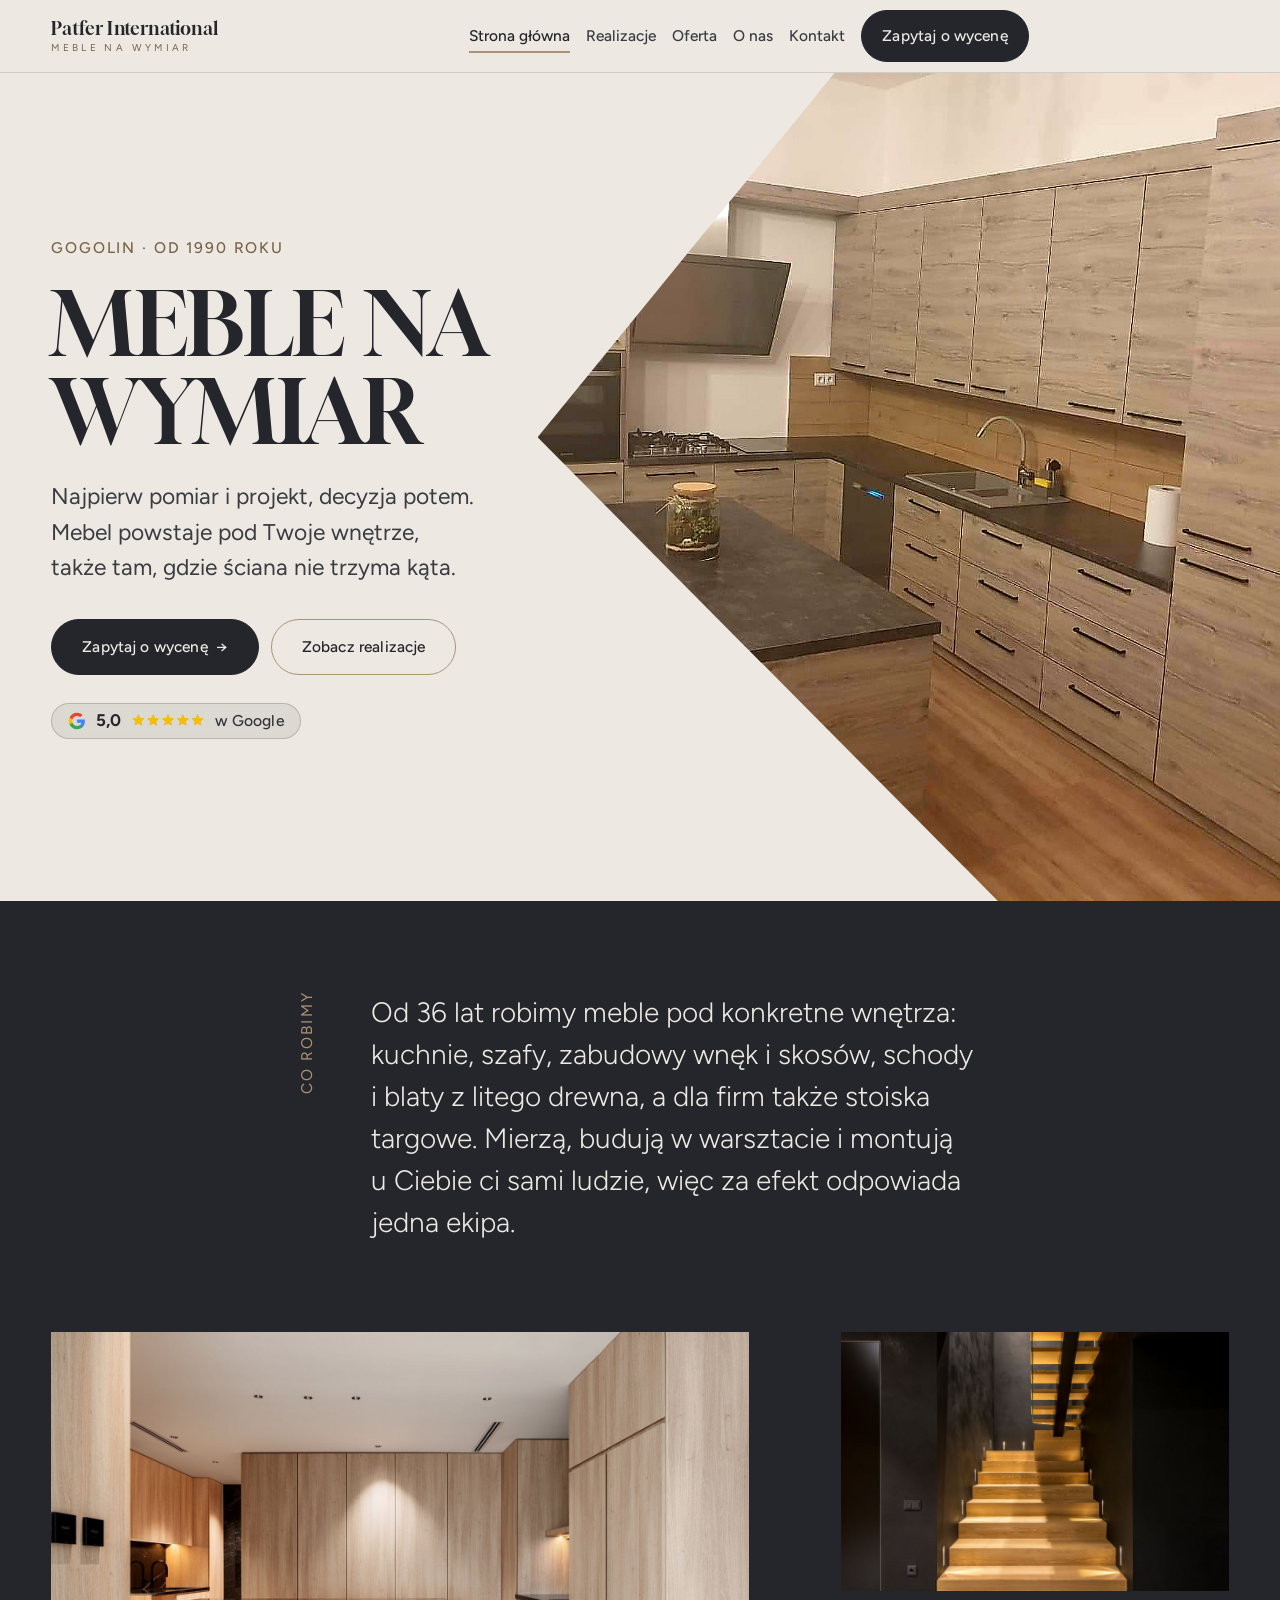
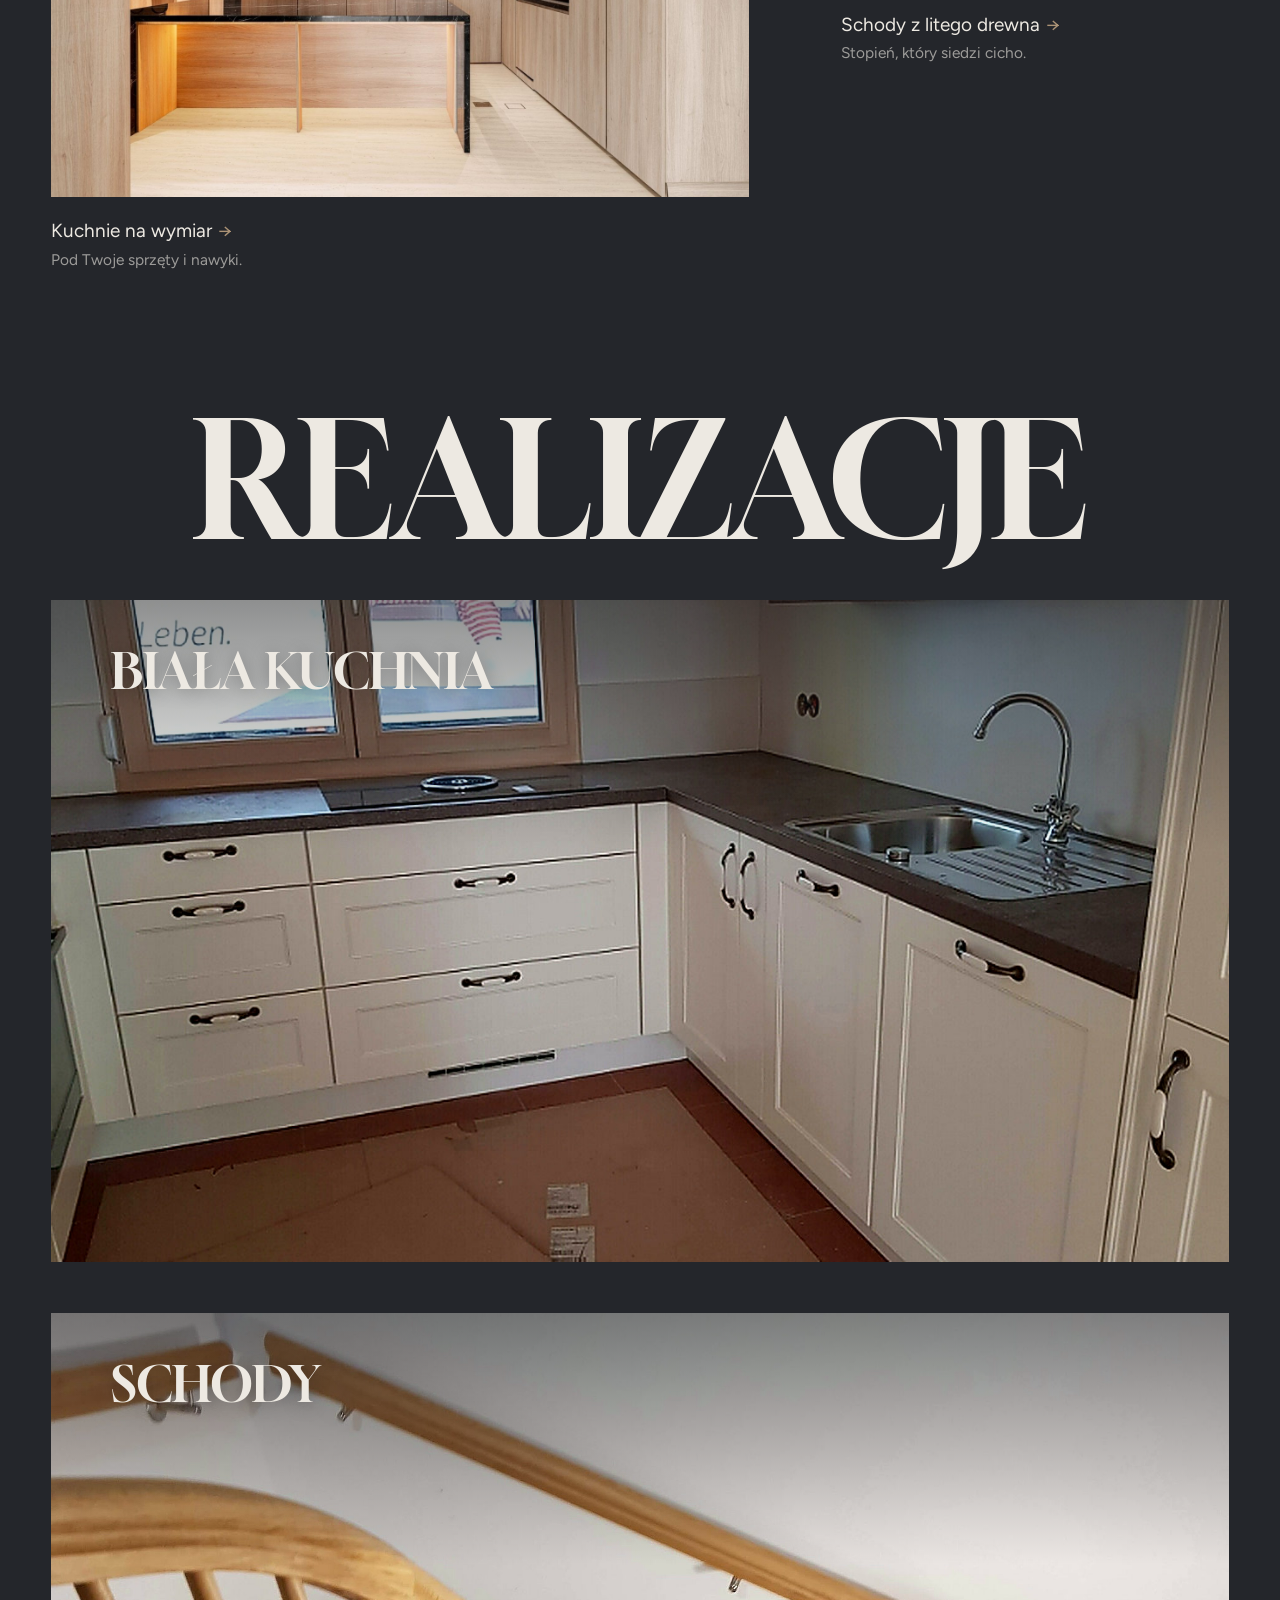
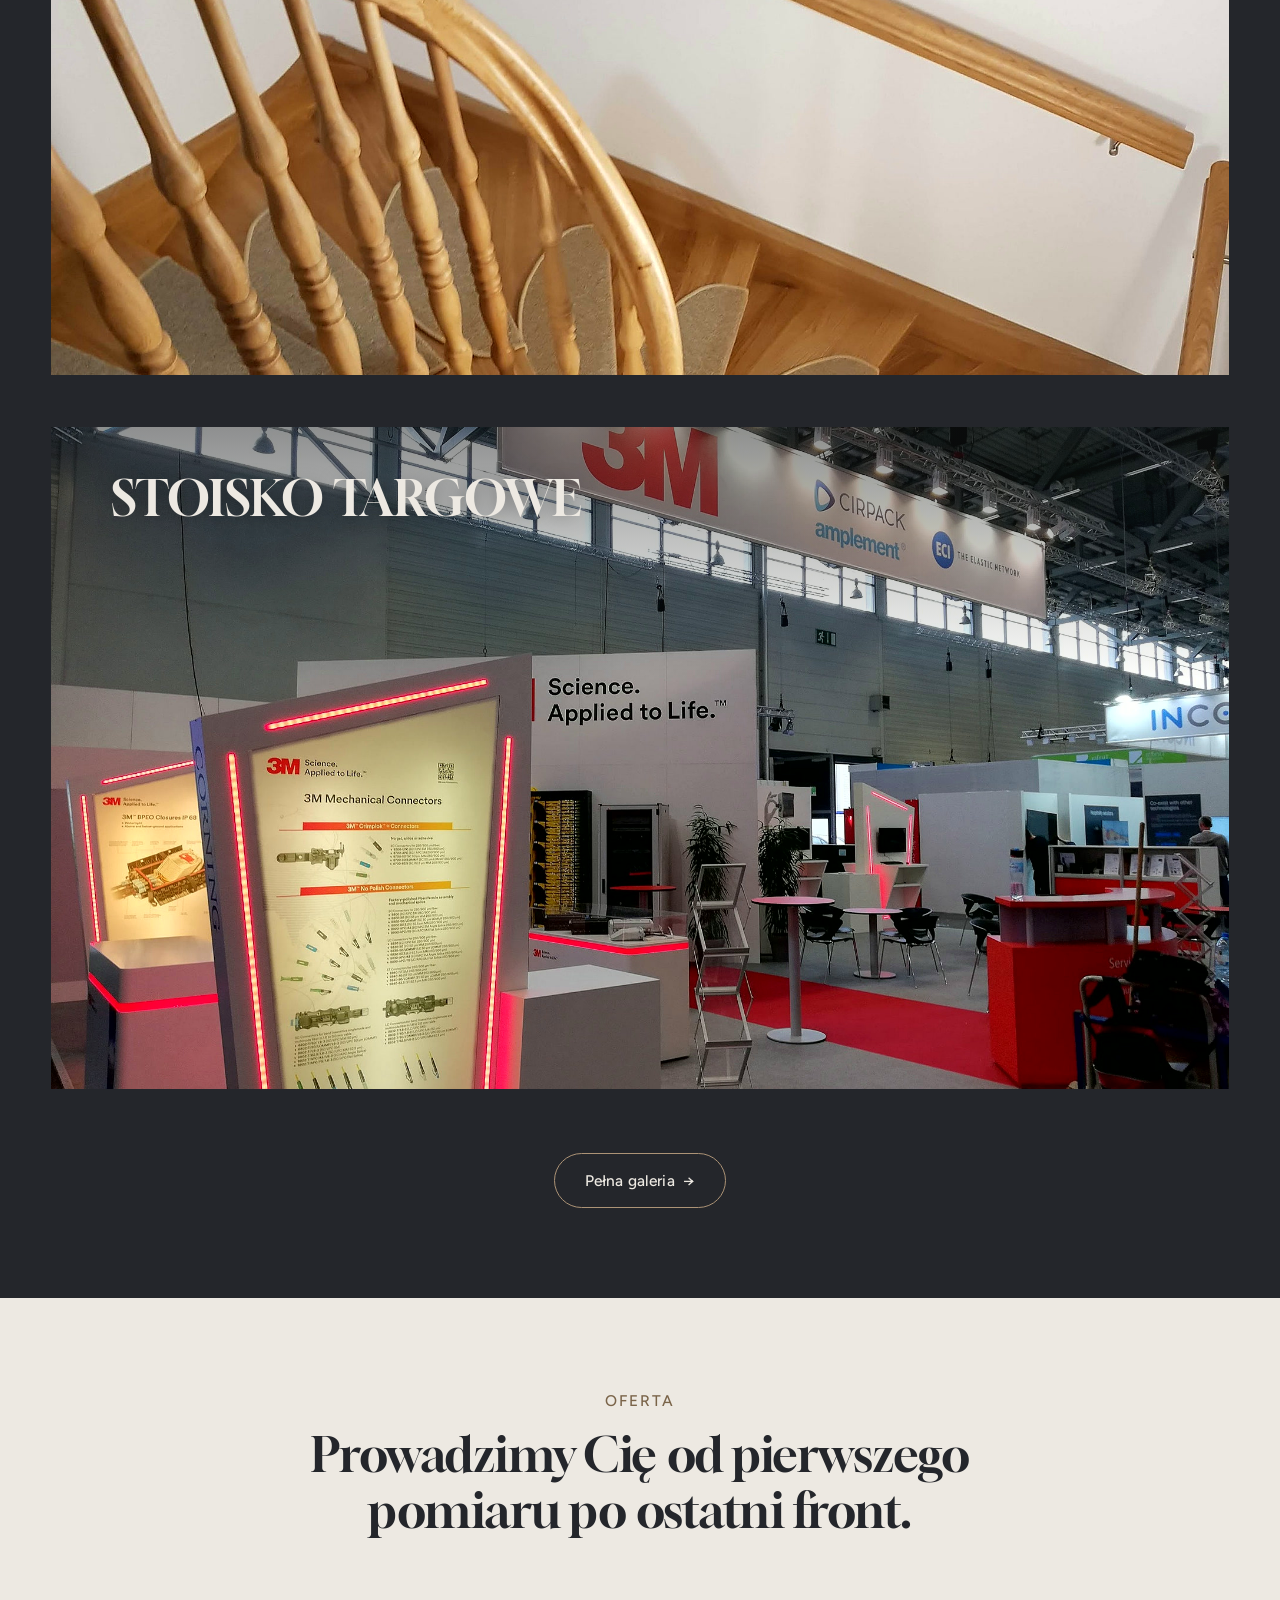
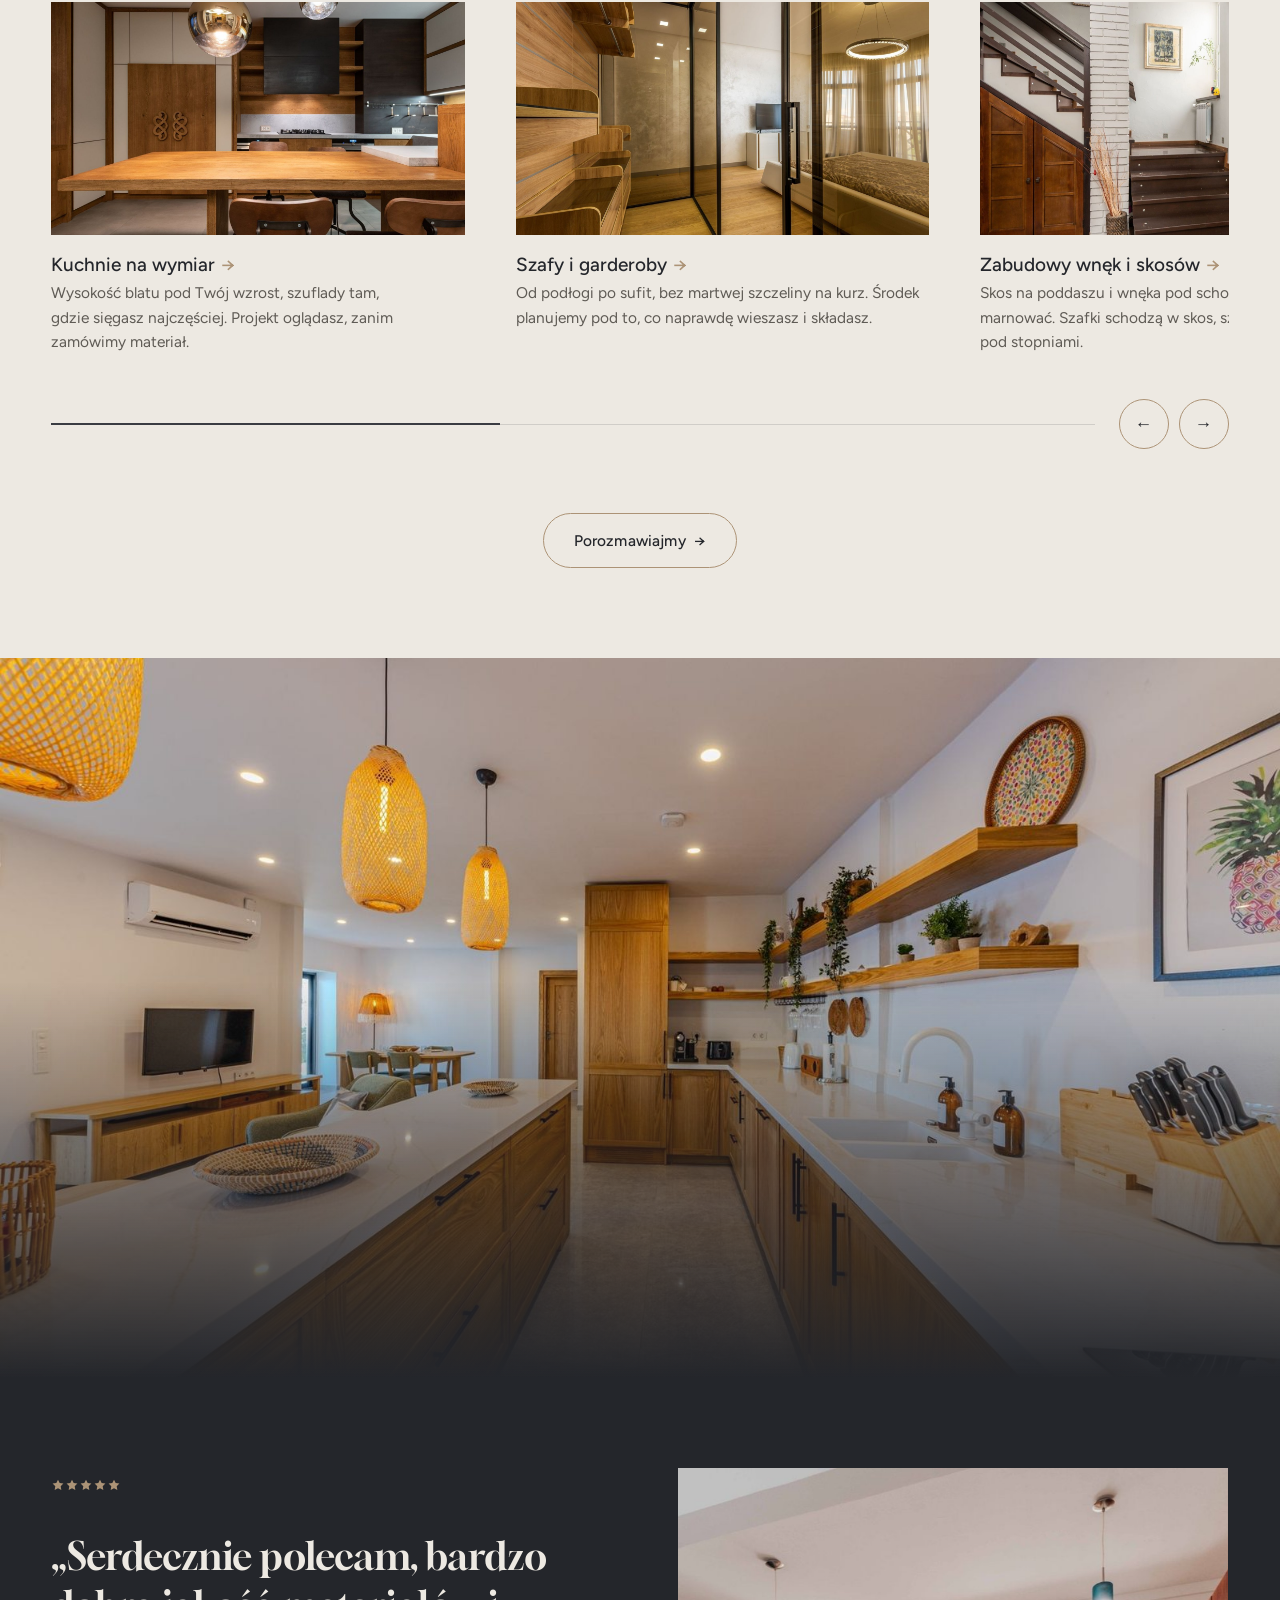
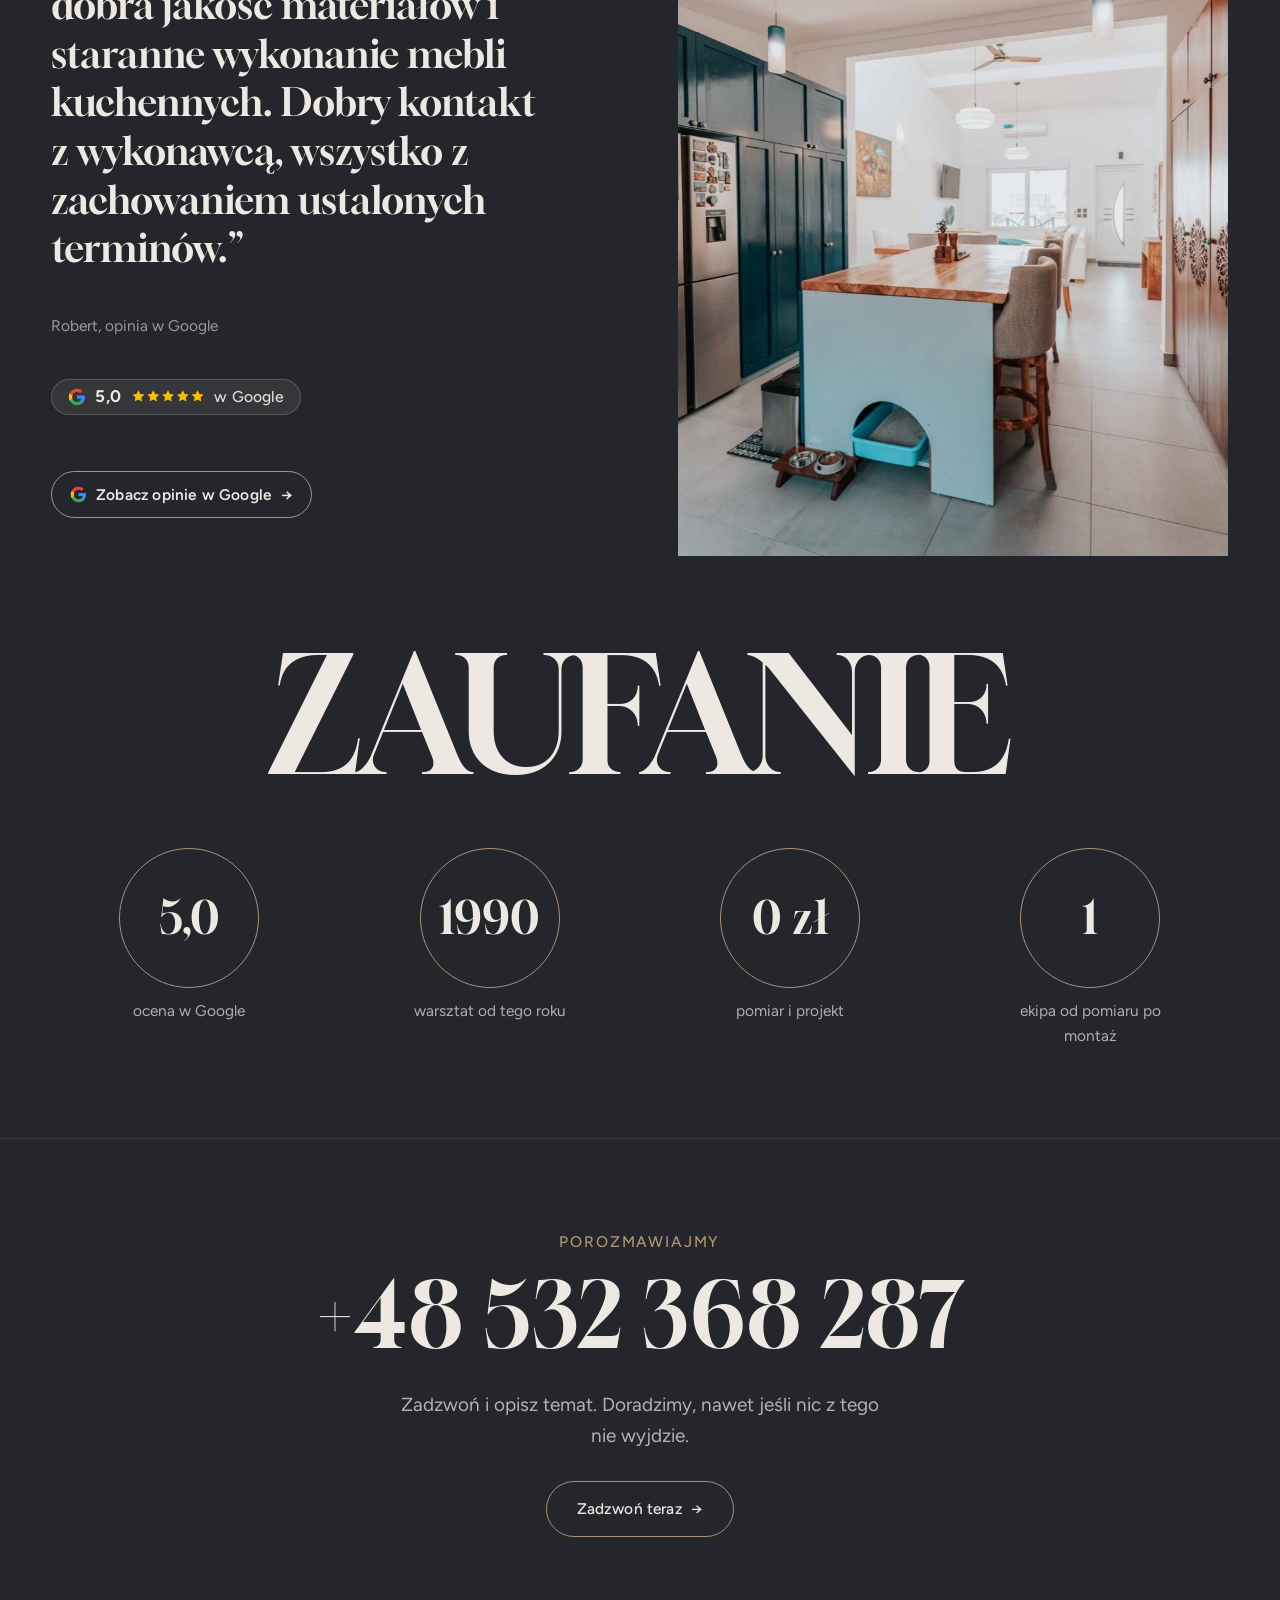
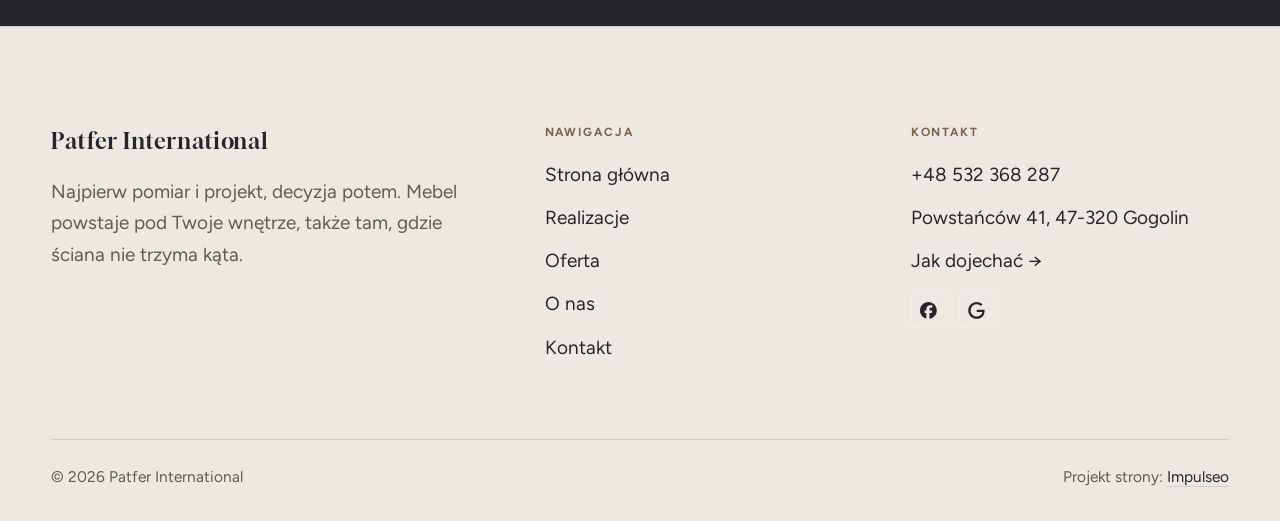
<file: index.html>
<!DOCTYPE html>
<html lang="pl">
<head>
<meta charset="UTF-8">
<meta name="viewport" content="width=device-width, initial-scale=1.0">
<title>Patfer International - meble na wymiar, kuchnie i szafy</title>
<meta name="description" content="Meble na wymiar w Gogolinie: kuchnie, szafy i zabudowy pod Twoje wnętrze. Bezpłatny pomiar i projekt, jedna cena, montaż z gwarancją. Zadzwoń: +48 532 368 287.">
<link rel="canonical" href="https://kris20032.github.io/patfer-international-ferdinand-gabrisch/">
<meta name="robots" content="noindex, nofollow">
<meta property="og:type" content="website">
<meta property="og:locale" content="pl_PL">
<meta property="og:site_name" content="Patfer International">
<meta property="og:title" content="Patfer International - meble na wymiar, kuchnie i szafy">
<meta property="og:description" content="Meble na wymiar w Gogolinie: kuchnie, szafy i zabudowy pod Twoje wnętrze. Bezpłatny pomiar i projekt, jedna cena, montaż z gwarancją. Zadzwoń: +48 532 368 287.">
<meta property="og:url" content="https://kris20032.github.io/patfer-international-ferdinand-gabrisch/">
<meta property="og:image" content="https://kris20032.github.io/patfer-international-ferdinand-gabrisch/img/og.jpg">
<meta property="og:image:width" content="1200">
<meta property="og:image:height" content="630">
<meta name="twitter:card" content="summary_large_image">
<script type="application/ld+json">{"@context": "https://schema.org", "@type": "HomeAndConstructionBusiness", "name": "Patfer International", "url": "https://kris20032.github.io/patfer-international-ferdinand-gabrisch/", "telephone": "+48532368287", "image": "https://kris20032.github.io/patfer-international-ferdinand-gabrisch/img/og.jpg", "areaServed": "Gogolin", "sameAs": ["https://www.facebook.com/people/Patfer-International/100067556839545/", "https://maps.google.com/?cid=12722104145994869682"]}</script>
<link rel="preconnect" href="https://fonts.googleapis.com">
<link rel="preconnect" href="https://fonts.gstatic.com" crossorigin>
<link href="https://fonts.googleapis.com/css2?family=Gloock&family=Figtree:wght@300;400;500;600&display=swap" rel="stylesheet">
<link rel="stylesheet" href="assets/styles.css?v=0adf2857">
</head>
<body>

<header class="nav">
  <div class="wrap nav-inner">
    <a class="brand" href="index.html"><span class="name">Patfer International</span><span class="sub">Meble na wymiar</span></a>
    <nav class="nav-links">
      <a href="index.html" class="active" aria-current="page">Strona główna</a>
      <a href="realizacje.html">Realizacje</a>
      <a href="oferta.html">Oferta</a>
      <a href="o-nas.html">O nas</a>
      <a href="kontakt.html">Kontakt</a>
      <a href="kontakt.html" class="btn btn-accent">Zapytaj o wycenę</a>
    </nav>
    <button class="nav-toggle" aria-label="Menu"><span></span><span></span><span></span></button>
  </div>
</header>

<main>
<section class="kw-hero">
  <figure class="kw-hero-art"><img src="img/hero.jpg" fetchpriority="high" alt="Patfer International - kuchnia na wymiar w okleinie dębowej" width="1920" height="1356"></figure>
  <div class="wrap">
    <div class="kw-hero-copy">
      <span class="eyebrow">Gogolin · od 1990 roku</span>
      <h1>Meble na wymiar</h1>
      <p class="lead">Najpierw pomiar i projekt, decyzja potem. Mebel powstaje pod Twoje wnętrze, także tam, gdzie ściana nie trzyma kąta.</p>
      <div class="hero-actions">
        <a href="kontakt.html" class="btn btn-accent">Zapytaj o wycenę <span class="arr">→</span></a>
        <a href="realizacje.html" class="btn btn-ghost">Zobacz realizacje</a>
      </div>
      <div><span class="g-badge"><svg class="gb-ico" viewBox="0 0 24 24" width="18" height="18" aria-hidden="true"><path fill="#4285F4" d="M22.56 12.25c0-.78-.07-1.53-.2-2.25H12v4.26h5.92c-.26 1.37-1.04 2.53-2.21 3.31v2.77h3.57c2.08-1.92 3.28-4.74 3.28-8.09z"/><path fill="#34A853" d="M12 23c2.97 0 5.46-.98 7.28-2.66l-3.57-2.77c-.98.66-2.23 1.06-3.71 1.06-2.86 0-5.29-1.93-6.16-4.53H2.18v2.84C3.99 20.53 7.7 23 12 23z"/><path fill="#FBBC05" d="M5.84 14.09c-.22-.66-.35-1.36-.35-2.09s.13-1.43.35-2.09V7.07H2.18C1.43 8.55 1 10.22 1 12s.43 3.45 1.18 4.93l2.85-2.22.81-.62z"/><path fill="#EA4335" d="M12 5.38c1.62 0 3.06.56 4.21 1.64l3.15-3.15C17.45 2.09 14.97 1 12 1 7.7 1 3.99 3.47 2.18 7.07l3.66 2.84c.87-2.6 3.3-4.53 6.16-4.53z"/></svg><b class="gb-ocena">5,0</b><svg class="gb-stars" viewBox="0 0 90 18" width="74" height="14.8" aria-hidden="true"><g fill="currentColor" opacity=".26"><path transform="translate(0,0)" d="M9 1.6l2.2 4.46 4.92.72-3.56 3.47.84 4.9L9 12.74l-4.4 2.31.84-4.9L1.88 6.68l4.92-.72L9 1.6Z"/><path transform="translate(18,0)" d="M9 1.6l2.2 4.46 4.92.72-3.56 3.47.84 4.9L9 12.74l-4.4 2.31.84-4.9L1.88 6.68l4.92-.72L9 1.6Z"/><path transform="translate(36,0)" d="M9 1.6l2.2 4.46 4.92.72-3.56 3.47.84 4.9L9 12.74l-4.4 2.31.84-4.9L1.88 6.68l4.92-.72L9 1.6Z"/><path transform="translate(54,0)" d="M9 1.6l2.2 4.46 4.92.72-3.56 3.47.84 4.9L9 12.74l-4.4 2.31.84-4.9L1.88 6.68l4.92-.72L9 1.6Z"/><path transform="translate(72,0)" d="M9 1.6l2.2 4.46 4.92.72-3.56 3.47.84 4.9L9 12.74l-4.4 2.31.84-4.9L1.88 6.68l4.92-.72L9 1.6Z"/></g><clipPath id="gs1000"><rect x="0" y="0" width="90.0" height="18"/></clipPath><g fill="#FBBC04" clip-path="url(#gs1000)"><path transform="translate(0,0)" d="M9 1.6l2.2 4.46 4.92.72-3.56 3.47.84 4.9L9 12.74l-4.4 2.31.84-4.9L1.88 6.68l4.92-.72L9 1.6Z"/><path transform="translate(18,0)" d="M9 1.6l2.2 4.46 4.92.72-3.56 3.47.84 4.9L9 12.74l-4.4 2.31.84-4.9L1.88 6.68l4.92-.72L9 1.6Z"/><path transform="translate(36,0)" d="M9 1.6l2.2 4.46 4.92.72-3.56 3.47.84 4.9L9 12.74l-4.4 2.31.84-4.9L1.88 6.68l4.92-.72L9 1.6Z"/><path transform="translate(54,0)" d="M9 1.6l2.2 4.46 4.92.72-3.56 3.47.84 4.9L9 12.74l-4.4 2.31.84-4.9L1.88 6.68l4.92-.72L9 1.6Z"/><path transform="translate(72,0)" d="M9 1.6l2.2 4.46 4.92.72-3.56 3.47.84 4.9L9 12.74l-4.4 2.31.84-4.9L1.88 6.68l4.92-.72L9 1.6Z"/></g></svg><span class="gb-txt">w Google</span></span></div>
    </div>
  </div>
</section>
<section class="kw-dark kw-intro">
  <div class="wrap">
    <div class="kw-intro-top reveal">
      <span class="kw-vlabel">Co robimy</span>
      <p class="kw-intro-txt">Od 36 lat robimy meble pod konkretne wnętrza: kuchnie, szafy, zabudowy wnęk i&nbsp;skosów, schody i&nbsp;blaty z&nbsp;litego drewna, a&nbsp;dla firm także stoiska targowe. Mierzą, budują w&nbsp;warsztacie i&nbsp;montują u&nbsp;Ciebie ci sami ludzie, więc za efekt odpowiada jedna ekipa.</p>
    </div>
    <div class="kw-pair">
      <a href="oferta.html" class="kw-card reveal"><span class="kw-card-img"><img src="img/g5.jpg" alt="Kuchnia na wymiar w jasnym drewnie" width="1600" height="1066" decoding="async"></span><span class="kw-card-t">Kuchnie na wymiar<span class="arr">→</span></span><span class="kw-card-s">Pod Twoje sprzęty i nawyki.</span></a>
      <a href="oferta.html" class="kw-card reveal"><span class="kw-card-img"><img src="img/g9.jpg" alt="Schody z litego drewna" width="1600" height="1068" decoding="async"></span><span class="kw-card-t">Schody z litego drewna<span class="arr">→</span></span><span class="kw-card-s">Stopień, który siedzi cicho.</span></a>
    </div>
  </div>
</section>
<section class="kw-dark kw-work">
  <div class="wrap">
    <h2 class="kw-giant reveal">Realizacje</h2>
    <div class="kw-projects">
      <a href="realizacje.html" class="kw-proj reveal"><img src="img/g3.jpg" alt="Biała kuchnia na wymiar - realizacja Patfer International" loading="lazy" width="1560" height="769" decoding="async"><span class="kw-proj-name">Biała kuchnia</span></a>
      <a href="realizacje.html" class="kw-proj reveal"><img src="img/g2.jpg" alt="Drewniane schody - realizacja Patfer International" loading="lazy" width="1900" height="1266" decoding="async"><span class="kw-proj-name">Schody</span></a>
      <a href="realizacje.html" class="kw-proj reveal"><img src="img/about.jpg" alt="Stoisko targowe - realizacja Patfer International" loading="lazy" width="2000" height="1500" decoding="async"><span class="kw-proj-name">Stoisko targowe</span></a>
    </div>
    <div class="kw-center reveal"><a href="realizacje.html" class="btn btn-ghost">Pełna galeria <span class="arr">→</span></a></div>
  </div>
</section>
<section class="kw-svc">
  <div class="wrap">
    <div class="kw-svc-head reveal">
      <span class="eyebrow">Oferta</span>
      <h2>Prowadzimy Cię od pierwszego pomiaru po ostatni front.</h2>
    </div>
    <div class="kw-car reveal">
      <div class="kw-track" id="kwTrack">
        <a href="oferta.html" class="kw-slide"><img src="img/g7.jpg" alt="Kuchnie na wymiar" loading="lazy" width="1600" height="1068" decoding="async"><h3>Kuchnie na wymiar<span class="arr">→</span></h3><p>Wysokość blatu pod Twój wzrost, szuflady tam, gdzie sięgasz najczęściej. Projekt oglądasz, zanim zamówimy materiał.</p></a>
        <a href="oferta.html" class="kw-slide"><img src="img/g11.jpg" alt="Szafy i garderoby" loading="lazy" width="1600" height="1068" decoding="async"><h3>Szafy i garderoby<span class="arr">→</span></h3><p>Od podłogi po sufit, bez martwej szczeliny na kurz. Środek planujemy pod to, co naprawdę wieszasz i składasz.</p></a>
        <a href="oferta.html" class="kw-slide"><img src="img/g4.jpg" alt="Zabudowy wnęk i skosów" loading="lazy" width="1600" height="1068" decoding="async"><h3>Zabudowy wnęk i skosów<span class="arr">→</span></h3><p>Skos na poddaszu i wnęka pod schodami przestają się marnować. Szafki schodzą w skos, szuflady chowają się pod stopniami.</p></a>
        <a href="oferta.html" class="kw-slide"><img src="img/g13.jpg" alt="Meble pokojowe i łazienkowe" loading="lazy" width="1600" height="1068" decoding="async"><h3>Meble pokojowe i łazienkowe<span class="arr">→</span></h3><p>Szafka RTV pod jedną ścianę, biurko we wnękę, łazienka z frontami odpornymi na parę i wodę.</p></a>
        <a href="oferta.html" class="kw-slide"><img src="img/g10.jpg" alt="Schody i blaty z litego drewna" loading="lazy" width="1600" height="1066" decoding="async"><h3>Schody i blaty z litego drewna<span class="arr">→</span></h3><p>Wymiar bierzemy na miejscu, po wykończeniu ścian, bo w schodach milimetry decydują, czy stopień skrzypi.</p></a>
        <a href="oferta.html" class="kw-slide"><img src="img/g1.jpg" alt="Zabudowy targowe i lokali" loading="lazy" width="1900" height="1266" decoding="async"><h3>Zabudowy targowe i lokali<span class="arr">→</span></h3><p>Ścianki, lady i meble składamy wcześniej w warsztacie, na hali zostaje sam montaż. Jeździmy po Polsce i po Niemczech.</p></a>
      </div>
      <div class="kw-car-nav">
        <div class="kw-prog"><i id="kwProg"></i></div>
        <div class="kw-arrows"><button type="button" id="kwPrev" aria-label="Poprzednia usługa">←</button><button type="button" id="kwNext" aria-label="Następna usługa">→</button></div>
      </div>
    </div>
    <div class="kw-center reveal"><a href="kontakt.html" class="btn btn-ghost">Porozmawiajmy <span class="arr">→</span></a></div>
  </div>
</section>
<section class="stopklatka kw-band" aria-hidden="true">
  <div class="stk-bg" style="background-image:url(img/g8.jpg)"></div>
</section>
<section class="opinie kw-op">
  <div class="wrap kw-op-grid">
    <figure class="op-card reveal">
      <span class="op-star"><svg class="ico-star" width="14" height="14" viewBox="0 0 24 24" style="vertical-align:-2px" aria-hidden="true"><path d="M12 2.8l2.85 5.8 6.4.93-4.63 4.5 1.1 6.37L12 17.4l-5.72 3 1.1-6.37-4.63-4.5 6.4-.93L12 2.8Z" fill="currentColor"/></svg><svg class="ico-star" width="14" height="14" viewBox="0 0 24 24" style="vertical-align:-2px" aria-hidden="true"><path d="M12 2.8l2.85 5.8 6.4.93-4.63 4.5 1.1 6.37L12 17.4l-5.72 3 1.1-6.37-4.63-4.5 6.4-.93L12 2.8Z" fill="currentColor"/></svg><svg class="ico-star" width="14" height="14" viewBox="0 0 24 24" style="vertical-align:-2px" aria-hidden="true"><path d="M12 2.8l2.85 5.8 6.4.93-4.63 4.5 1.1 6.37L12 17.4l-5.72 3 1.1-6.37-4.63-4.5 6.4-.93L12 2.8Z" fill="currentColor"/></svg><svg class="ico-star" width="14" height="14" viewBox="0 0 24 24" style="vertical-align:-2px" aria-hidden="true"><path d="M12 2.8l2.85 5.8 6.4.93-4.63 4.5 1.1 6.37L12 17.4l-5.72 3 1.1-6.37-4.63-4.5 6.4-.93L12 2.8Z" fill="currentColor"/></svg><svg class="ico-star" width="14" height="14" viewBox="0 0 24 24" style="vertical-align:-2px" aria-hidden="true"><path d="M12 2.8l2.85 5.8 6.4.93-4.63 4.5 1.1 6.37L12 17.4l-5.72 3 1.1-6.37-4.63-4.5 6.4-.93L12 2.8Z" fill="currentColor"/></svg></span>
      <blockquote>„Serdecznie polecam, bardzo dobra jakość materiałów i staranne wykonanie mebli kuchennych. Dobry kontakt z wykonawcą, wszystko z zachowaniem ustalonych terminów.”</blockquote>
      <span class="op-autor">Robert, opinia w Google</span>
      <p class="op-meta"><span class="g-badge"><svg class="gb-ico" viewBox="0 0 24 24" width="18" height="18" aria-hidden="true"><path fill="#4285F4" d="M22.56 12.25c0-.78-.07-1.53-.2-2.25H12v4.26h5.92c-.26 1.37-1.04 2.53-2.21 3.31v2.77h3.57c2.08-1.92 3.28-4.74 3.28-8.09z"/><path fill="#34A853" d="M12 23c2.97 0 5.46-.98 7.28-2.66l-3.57-2.77c-.98.66-2.23 1.06-3.71 1.06-2.86 0-5.29-1.93-6.16-4.53H2.18v2.84C3.99 20.53 7.7 23 12 23z"/><path fill="#FBBC05" d="M5.84 14.09c-.22-.66-.35-1.36-.35-2.09s.13-1.43.35-2.09V7.07H2.18C1.43 8.55 1 10.22 1 12s.43 3.45 1.18 4.93l2.85-2.22.81-.62z"/><path fill="#EA4335" d="M12 5.38c1.62 0 3.06.56 4.21 1.64l3.15-3.15C17.45 2.09 14.97 1 12 1 7.7 1 3.99 3.47 2.18 7.07l3.66 2.84c.87-2.6 3.3-4.53 6.16-4.53z"/></svg><b class="gb-ocena">5,0</b><svg class="gb-stars" viewBox="0 0 90 18" width="74" height="14.8" aria-hidden="true"><g fill="currentColor" opacity=".26"><path transform="translate(0,0)" d="M9 1.6l2.2 4.46 4.92.72-3.56 3.47.84 4.9L9 12.74l-4.4 2.31.84-4.9L1.88 6.68l4.92-.72L9 1.6Z"/><path transform="translate(18,0)" d="M9 1.6l2.2 4.46 4.92.72-3.56 3.47.84 4.9L9 12.74l-4.4 2.31.84-4.9L1.88 6.68l4.92-.72L9 1.6Z"/><path transform="translate(36,0)" d="M9 1.6l2.2 4.46 4.92.72-3.56 3.47.84 4.9L9 12.74l-4.4 2.31.84-4.9L1.88 6.68l4.92-.72L9 1.6Z"/><path transform="translate(54,0)" d="M9 1.6l2.2 4.46 4.92.72-3.56 3.47.84 4.9L9 12.74l-4.4 2.31.84-4.9L1.88 6.68l4.92-.72L9 1.6Z"/><path transform="translate(72,0)" d="M9 1.6l2.2 4.46 4.92.72-3.56 3.47.84 4.9L9 12.74l-4.4 2.31.84-4.9L1.88 6.68l4.92-.72L9 1.6Z"/></g><clipPath id="gs1001"><rect x="0" y="0" width="90.0" height="18"/></clipPath><g fill="#FBBC04" clip-path="url(#gs1001)"><path transform="translate(0,0)" d="M9 1.6l2.2 4.46 4.92.72-3.56 3.47.84 4.9L9 12.74l-4.4 2.31.84-4.9L1.88 6.68l4.92-.72L9 1.6Z"/><path transform="translate(18,0)" d="M9 1.6l2.2 4.46 4.92.72-3.56 3.47.84 4.9L9 12.74l-4.4 2.31.84-4.9L1.88 6.68l4.92-.72L9 1.6Z"/><path transform="translate(36,0)" d="M9 1.6l2.2 4.46 4.92.72-3.56 3.47.84 4.9L9 12.74l-4.4 2.31.84-4.9L1.88 6.68l4.92-.72L9 1.6Z"/><path transform="translate(54,0)" d="M9 1.6l2.2 4.46 4.92.72-3.56 3.47.84 4.9L9 12.74l-4.4 2.31.84-4.9L1.88 6.68l4.92-.72L9 1.6Z"/><path transform="translate(72,0)" d="M9 1.6l2.2 4.46 4.92.72-3.56 3.47.84 4.9L9 12.74l-4.4 2.31.84-4.9L1.88 6.68l4.92-.72L9 1.6Z"/></g></svg><span class="gb-txt">w Google</span></span></p>
      <p class="op-meta"><a class="op-google" href="https://maps.google.com/?cid=12722104145994869682" target="_blank" rel="noopener"><svg class="op-g-ico" viewBox="0 0 24 24" width="17" height="17" aria-hidden="true"><path fill="#4285F4" d="M22.56 12.25c0-.78-.07-1.53-.2-2.25H12v4.26h5.92c-.26 1.37-1.04 2.53-2.21 3.31v2.77h3.57c2.08-1.92 3.28-4.74 3.28-8.09z"/><path fill="#34A853" d="M12 23c2.97 0 5.46-.98 7.28-2.66l-3.57-2.77c-.98.66-2.23 1.06-3.71 1.06-2.86 0-5.29-1.93-6.16-4.53H2.18v2.84C3.99 20.53 7.7 23 12 23z"/><path fill="#FBBC05" d="M5.84 14.09c-.22-.66-.35-1.36-.35-2.09s.13-1.43.35-2.09V7.07H2.18C1.43 8.55 1 10.22 1 12s.43 3.45 1.18 4.93l2.85-2.22.81-.62z"/><path fill="#EA4335" d="M12 5.38c1.62 0 3.06.56 4.21 1.64l3.15-3.15C17.45 2.09 14.97 1 12 1 7.7 1 3.99 3.47 2.18 7.07l3.66 2.84c.87-2.6 3.3-4.53 6.16-4.53z"/></svg><span>Zobacz opinie w Google</span><span class="arr">→</span></a></p>
    </figure>
    <div class="kw-op-img reveal"><img src="img/g12.jpg" alt="Kuchnia na wymiar z wyspą" loading="lazy" width="1600" height="1067" decoding="async"></div>
  </div>
</section>
<section class="kw-kudos">
  <div class="wrap">
    <h2 class="kw-giant reveal">Zaufanie</h2>
    <div class="kw-badges">
      <div class="kw-badge reveal"><b>5,0</b><span>ocena w Google</span></div>
      <div class="kw-badge reveal"><b>1990</b><span>warsztat od tego roku</span></div>
      <div class="kw-badge reveal"><b>0 zł</b><span>pomiar i projekt</span></div>
      <div class="kw-badge reveal"><b>1</b><span>ekipa od pomiaru po montaż</span></div>
    </div>
  </div>
</section>
<section class="kw-call">
  <div class="wrap reveal">
    <span class="eyebrow">Porozmawiajmy</span>
    <a class="kw-phone" href="tel:+48532368287">+48 532 368 287</a>
    <p>Zadzwoń i opisz temat. Doradzimy, nawet jeśli nic z tego nie wyjdzie.</p>
    <a href="tel:+48532368287" class="btn btn-ghost">Zadzwoń teraz <span class="arr">→</span></a>
  </div>
</section>
</main>

<footer>
  <div class="wrap">
    <div class="foot-grid">
      <div class="foot-brand">
        <div class="name">Patfer International</div>
        <p>Najpierw pomiar i projekt, decyzja potem. Mebel powstaje pod Twoje wnętrze, także tam, gdzie ściana nie trzyma kąta.</p>
      </div>
      <div class="foot-col">
        <h4>Nawigacja</h4>
        <a href="index.html">Strona główna</a>
        <a href="realizacje.html">Realizacje</a>
        <a href="oferta.html">Oferta</a>
        <a href="o-nas.html">O nas</a>
        <a href="kontakt.html">Kontakt</a>
      </div>
      <div class="foot-col">
        <h4>Kontakt</h4>
        <a href="tel:+48532368287">+48 532 368 287</a>
        <p>Powstańców 41, 47-320 Gogolin</p>
        <a href="https://maps.google.com/?cid=12722104145994869682" target="_blank" rel="noopener">Jak dojechać →</a>
      <div class="foot-soc">
        <a class="soc" href="https://www.facebook.com/people/Patfer-International/100067556839545/" target="_blank" rel="noopener" aria-label="Facebook - Patfer International"><svg viewBox="0 0 24 24" aria-hidden="true" focusable="false"><path d="M9.101 23.691v-7.98H6.627v-3.667h2.474v-1.58c0-4.085 1.848-5.978 5.858-5.978.401 0 .955.042 1.468.103a8.68 8.68 0 0 1 1.141.195v3.325a8.623 8.623 0 0 0-.653-.036 26.805 26.805 0 0 0-.733-.009c-.707 0-1.259.096-1.675.309a1.686 1.686 0 0 0-.679.622c-.258.42-.374.995-.374 1.752v1.297h3.919l-.386 2.103-.287 1.564h-3.246v8.245C19.396 23.238 24 18.179 24 12.044c0-6.627-5.373-12-12-12s-12 5.373-12 12c0 5.628 3.874 10.35 9.101 11.647Z" fill="currentColor"/></svg></a>
        <a class="soc" href="https://maps.google.com/?cid=12722104145994869682" target="_blank" rel="noopener" aria-label="Google - Patfer International"><svg viewBox="0 0 24 24" aria-hidden="true" focusable="false"><path d="M12.48 10.92v3.28h7.84c-.24 1.84-.853 3.187-1.787 4.133-1.147 1.147-2.933 2.4-6.053 2.4-4.827 0-8.6-3.893-8.6-8.72s3.773-8.72 8.6-8.72c2.6 0 4.507 1.027 5.907 2.347l2.307-2.307C18.747 1.44 16.133 0 12.48 0 5.867 0 .307 5.387.307 12s5.56 12 12.173 12c3.573 0 6.267-1.173 8.373-3.36 2.16-2.16 2.84-5.213 2.84-7.667 0-.76-.053-1.467-.173-2.053H12.48z" fill="currentColor"/></svg></a>
      </div>
      </div>
    </div>
    <div class="foot-bot">
      <span>© 2026 Patfer International</span>
      <span>Projekt strony: <a class="foot-credit" href="https://impulseo.pl" target="_blank" rel="noopener">Impulseo</a></span>
    </div>
  </div>
</footer>
<div class="sticky-reserve"><a class="sr-book" href="kontakt.html">Zapytaj o wycenę</a><a class="sr-call" href="tel:+48532368287" aria-label="Zadzwoń"><svg class="ico-tel" width="16" height="16" viewBox="0 0 24 24" fill="none" aria-hidden="true"><path d="M6.6 10.8a15.5 15.5 0 0 0 6.6 6.6l2.2-2.2a1 1 0 0 1 1-.24 11.4 11.4 0 0 0 3.6.58 1 1 0 0 1 1 1V20a1 1 0 0 1-1 1A17 17 0 0 1 3 4a1 1 0 0 1 1-1h3.5a1 1 0 0 1 1 1c0 1.25.2 2.46.58 3.6a1 1 0 0 1-.25 1l-2.23 2.2Z" fill="currentColor"/></svg></a></div>
<div class="demo-wazne" data-do="2026-09-15" data-cykl="3" hidden><svg class="dw-ico" width="13" height="13" viewBox="0 0 24 24" fill="none" aria-hidden="true"><circle cx="12" cy="12" r="8.6" stroke="currentColor" stroke-width="1.8"/><path d="M12 7.2V12l3.3 2" stroke="currentColor" stroke-width="1.8" stroke-linecap="round"/></svg><span class="dw-txt"></span></div>

<script src="assets/main.js"></script>
<script>
(function(){var t=document.getElementById('kwTrack');if(!t)return;var p=document.getElementById('kwProg');
function step(){var c=t.querySelector('.kw-slide');return c?c.getBoundingClientRect().width+parseFloat(getComputedStyle(t).columnGap||0):t.clientWidth}
function upd(){var max=t.scrollWidth-t.clientWidth;var w=Math.min(100,t.clientWidth/t.scrollWidth*100);p.style.width=w+'%';p.style.left=(max>0?t.scrollLeft/max*(100-w):0)+'%'}
document.getElementById('kwNext').addEventListener('click',function(){t.scrollBy({left:step(),behavior:'smooth'})});
document.getElementById('kwPrev').addEventListener('click',function(){t.scrollBy({left:-step(),behavior:'smooth'})});
t.addEventListener('scroll',upd,{passive:true});window.addEventListener('resize',upd);upd();})();
</script>

</body>
</html>
</file>
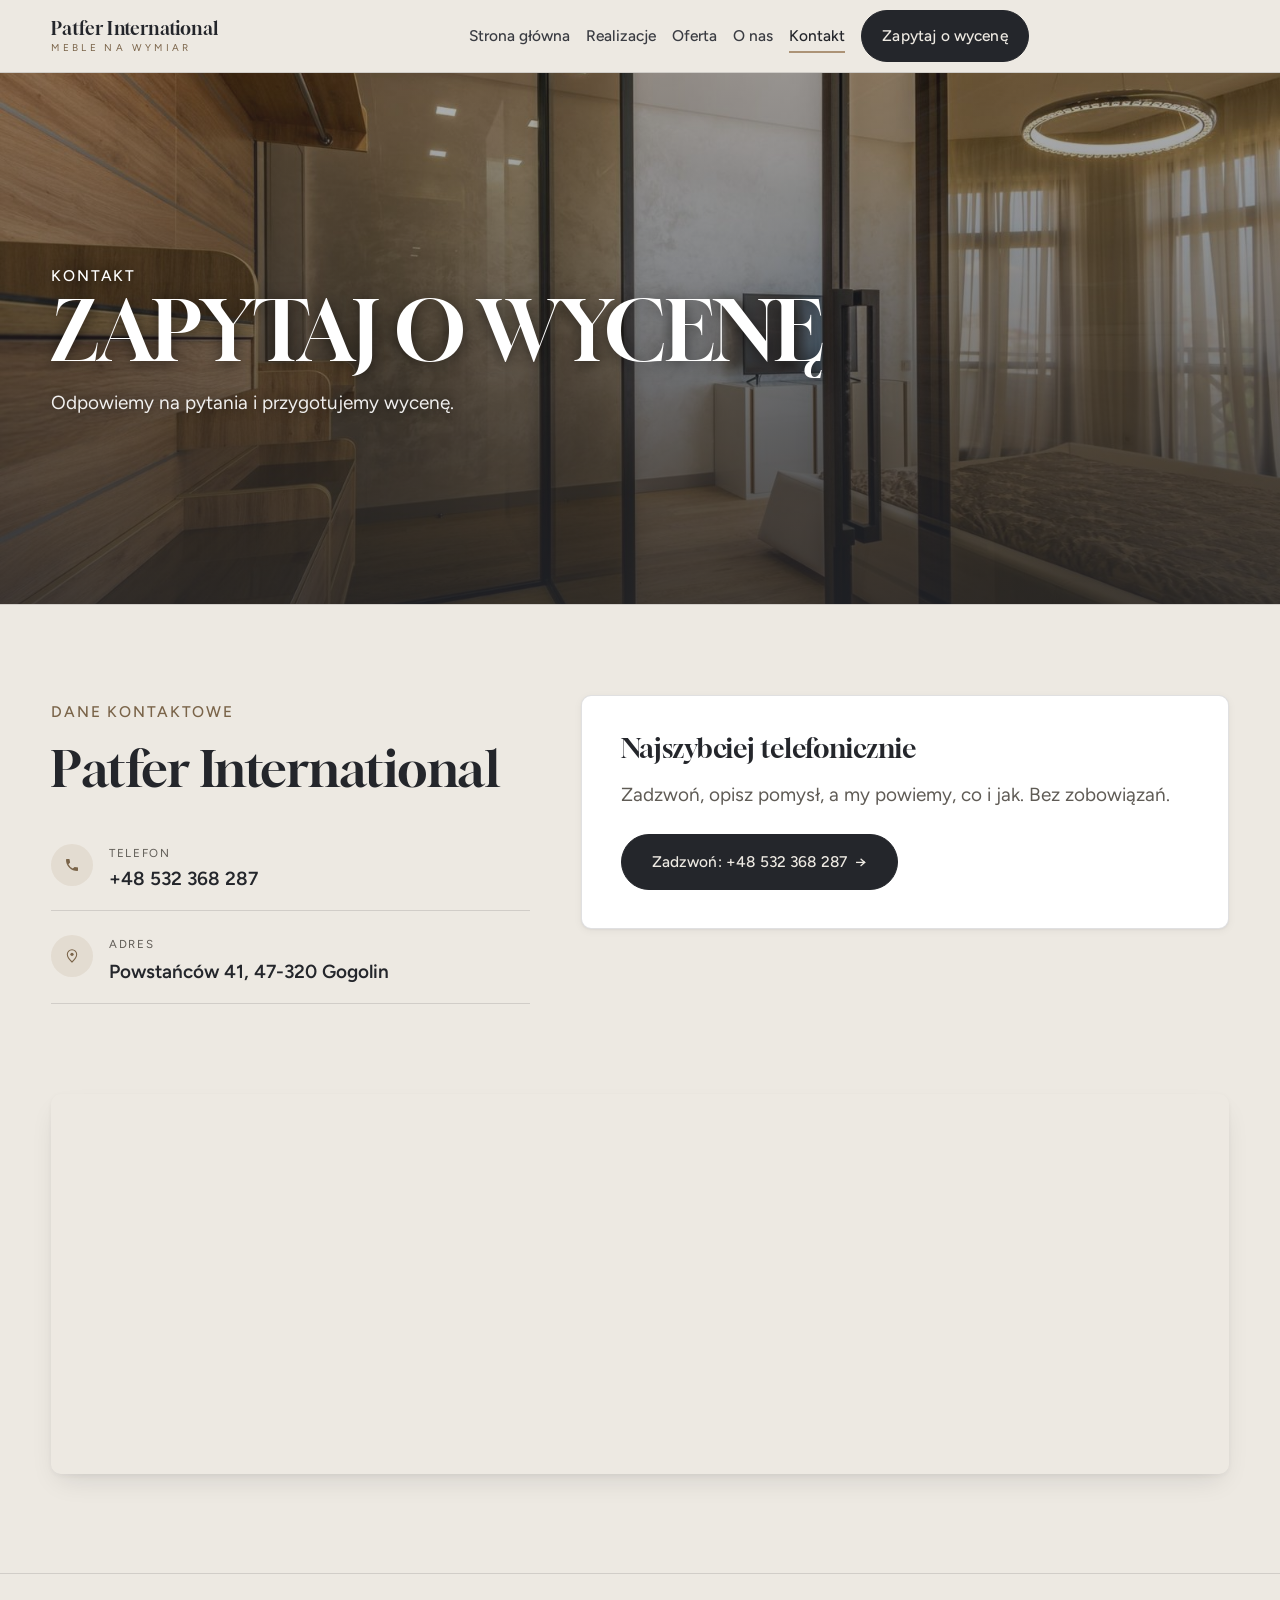
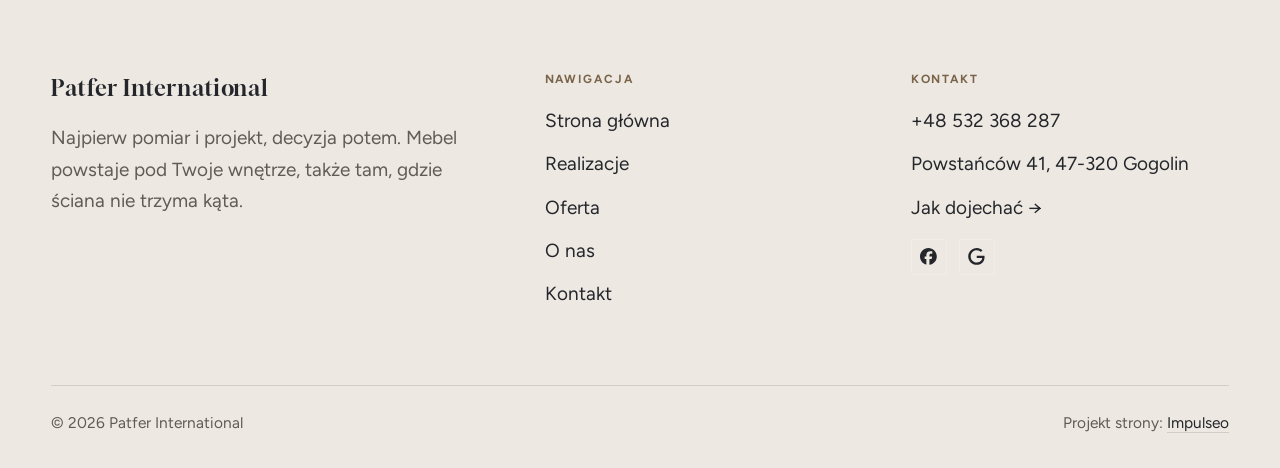
<file: kontakt.html>
<!DOCTYPE html>
<html lang="pl">
<head>
<meta charset="UTF-8">
<meta name="viewport" content="width=device-width, initial-scale=1.0">
<title>Kontakt - Patfer International</title>
<meta name="description" content="Kontakt Patfer International - Powstańców 41, 47-320 Gogolin">
<link rel="canonical" href="https://kris20032.github.io/patfer-international-ferdinand-gabrisch/kontakt.html">
<meta name="robots" content="noindex, nofollow">
<meta property="og:type" content="website">
<meta property="og:locale" content="pl_PL">
<meta property="og:site_name" content="Patfer International">
<meta property="og:title" content="Kontakt - Patfer International">
<meta property="og:description" content="Kontakt Patfer International - Powstańców 41, 47-320 Gogolin">
<meta property="og:url" content="https://kris20032.github.io/patfer-international-ferdinand-gabrisch/kontakt.html">
<meta property="og:image" content="https://kris20032.github.io/patfer-international-ferdinand-gabrisch/img/og.jpg">
<meta property="og:image:width" content="1200">
<meta property="og:image:height" content="630">
<meta name="twitter:card" content="summary_large_image">
<link rel="preconnect" href="https://fonts.googleapis.com">
<link rel="preconnect" href="https://fonts.gstatic.com" crossorigin>
<link href="https://fonts.googleapis.com/css2?family=Gloock&family=Figtree:wght@300;400;500;600&display=swap" rel="stylesheet">
<link rel="stylesheet" href="assets/styles.css?v=0adf2857">
</head>
<body>

<header class="nav">
  <div class="wrap nav-inner">
    <a class="brand" href="index.html"><span class="name">Patfer International</span><span class="sub">Meble na wymiar</span></a>
    <nav class="nav-links">
      <a href="index.html">Strona główna</a>
      <a href="realizacje.html">Realizacje</a>
      <a href="oferta.html">Oferta</a>
      <a href="o-nas.html">O nas</a>
      <a href="kontakt.html" class="active" aria-current="page">Kontakt</a>
      <a href="kontakt.html" class="btn btn-accent">Zapytaj o wycenę</a>
    </nav>
    <button class="nav-toggle" aria-label="Menu"><span></span><span></span><span></span></button>
  </div>
</header>

<main>
<section class="pagehead">
  <img src="img/g11.jpg" alt="Patfer International - Zapytaj o wycenę" width="1600" height="1068" decoding="async">
  <div class="wrap">
    <span class="eyebrow">Kontakt</span>
    <h1>Zapytaj o wycenę</h1>
    <p>Odpowiemy na pytania i przygotujemy wycenę.</p>
  </div>
</section>
<section>
  <div class="wrap contact-grid">
    <div class="reveal">
      <span class="eyebrow">Dane kontaktowe</span>
      <h2 style="margin:var(--space-4) 0 var(--space-6)">Patfer International</h2>
      <div class="info-list">
        <div class="info-row"><div class="ic"><svg class="ico-tel" width="16" height="16" viewBox="0 0 24 24" fill="none" aria-hidden="true"><path d="M6.6 10.8a15.5 15.5 0 0 0 6.6 6.6l2.2-2.2a1 1 0 0 1 1-.24 11.4 11.4 0 0 0 3.6.58 1 1 0 0 1 1 1V20a1 1 0 0 1-1 1A17 17 0 0 1 3 4a1 1 0 0 1 1-1h3.5a1 1 0 0 1 1 1c0 1.25.2 2.46.58 3.6a1 1 0 0 1-.25 1l-2.23 2.2Z" fill="currentColor"/></svg></div><div><div class="lbl">Telefon</div><a class="val" href="tel:+48532368287">+48 532 368 287</a></div></div>
        <div class="info-row"><div class="ic"><svg class="ico-pin" width="16" height="16" viewBox="0 0 24 24" fill="none" aria-hidden="true"><path d="M12 21s7-6.1 7-11.5A7 7 0 0 0 5 9.5C5 14.9 12 21 12 21Z" stroke="currentColor" stroke-width="1.6" fill="none"/><circle cx="12" cy="9.5" r="2.4" fill="currentColor"/></svg></div><div><div class="lbl">Adres</div><div class="val">Powstańców 41, 47-320 Gogolin</div></div></div>
      </div>
    </div>
    <div class="reveal">
      <div class="form">
        <h3 style="margin-bottom:var(--space-4)">Najszybciej telefonicznie</h3>
        <p class="muted" style="margin-bottom:var(--space-5)">Zadzwoń, opisz pomysł, a my powiemy, co i jak. Bez zobowiązań.</p>
        <a href="tel:+48532368287" class="btn btn-accent" style="justify-content:center">Zadzwoń: +48 532 368 287 <span class="arr">→</span></a>
      </div>
    </div>
  </div>
</section>
<section style="padding-top:0">
  <div class="wrap reveal">
    <iframe class="map" title="Patfer International - Gogolin" src="https://maps.google.com/maps?q=50.4972739%2C18.029226&z=15&output=embed" loading="lazy" referrerpolicy="no-referrer-when-downgrade"></iframe>
  </div>
</section>
</main>

<footer>
  <div class="wrap">
    <div class="foot-grid">
      <div class="foot-brand">
        <div class="name">Patfer International</div>
        <p>Najpierw pomiar i projekt, decyzja potem. Mebel powstaje pod Twoje wnętrze, także tam, gdzie ściana nie trzyma kąta.</p>
      </div>
      <div class="foot-col">
        <h4>Nawigacja</h4>
        <a href="index.html">Strona główna</a>
        <a href="realizacje.html">Realizacje</a>
        <a href="oferta.html">Oferta</a>
        <a href="o-nas.html">O nas</a>
        <a href="kontakt.html">Kontakt</a>
      </div>
      <div class="foot-col">
        <h4>Kontakt</h4>
        <a href="tel:+48532368287">+48 532 368 287</a>
        <p>Powstańców 41, 47-320 Gogolin</p>
        <a href="https://maps.google.com/?cid=12722104145994869682" target="_blank" rel="noopener">Jak dojechać →</a>
      <div class="foot-soc">
        <a class="soc" href="https://www.facebook.com/people/Patfer-International/100067556839545/" target="_blank" rel="noopener" aria-label="Facebook - Patfer International"><svg viewBox="0 0 24 24" aria-hidden="true" focusable="false"><path d="M9.101 23.691v-7.98H6.627v-3.667h2.474v-1.58c0-4.085 1.848-5.978 5.858-5.978.401 0 .955.042 1.468.103a8.68 8.68 0 0 1 1.141.195v3.325a8.623 8.623 0 0 0-.653-.036 26.805 26.805 0 0 0-.733-.009c-.707 0-1.259.096-1.675.309a1.686 1.686 0 0 0-.679.622c-.258.42-.374.995-.374 1.752v1.297h3.919l-.386 2.103-.287 1.564h-3.246v8.245C19.396 23.238 24 18.179 24 12.044c0-6.627-5.373-12-12-12s-12 5.373-12 12c0 5.628 3.874 10.35 9.101 11.647Z" fill="currentColor"/></svg></a>
        <a class="soc" href="https://maps.google.com/?cid=12722104145994869682" target="_blank" rel="noopener" aria-label="Google - Patfer International"><svg viewBox="0 0 24 24" aria-hidden="true" focusable="false"><path d="M12.48 10.92v3.28h7.84c-.24 1.84-.853 3.187-1.787 4.133-1.147 1.147-2.933 2.4-6.053 2.4-4.827 0-8.6-3.893-8.6-8.72s3.773-8.72 8.6-8.72c2.6 0 4.507 1.027 5.907 2.347l2.307-2.307C18.747 1.44 16.133 0 12.48 0 5.867 0 .307 5.387.307 12s5.56 12 12.173 12c3.573 0 6.267-1.173 8.373-3.36 2.16-2.16 2.84-5.213 2.84-7.667 0-.76-.053-1.467-.173-2.053H12.48z" fill="currentColor"/></svg></a>
      </div>
      </div>
    </div>
    <div class="foot-bot">
      <span>© 2026 Patfer International</span>
      <span>Projekt strony: <a class="foot-credit" href="https://impulseo.pl" target="_blank" rel="noopener">Impulseo</a></span>
    </div>
  </div>
</footer>
<div class="sticky-reserve"><a class="sr-book" href="kontakt.html">Zapytaj o wycenę</a><a class="sr-call" href="tel:+48532368287" aria-label="Zadzwoń"><svg class="ico-tel" width="16" height="16" viewBox="0 0 24 24" fill="none" aria-hidden="true"><path d="M6.6 10.8a15.5 15.5 0 0 0 6.6 6.6l2.2-2.2a1 1 0 0 1 1-.24 11.4 11.4 0 0 0 3.6.58 1 1 0 0 1 1 1V20a1 1 0 0 1-1 1A17 17 0 0 1 3 4a1 1 0 0 1 1-1h3.5a1 1 0 0 1 1 1c0 1.25.2 2.46.58 3.6a1 1 0 0 1-.25 1l-2.23 2.2Z" fill="currentColor"/></svg></a></div>
<div class="demo-wazne" data-do="2026-09-15" data-cykl="3" hidden><svg class="dw-ico" width="13" height="13" viewBox="0 0 24 24" fill="none" aria-hidden="true"><circle cx="12" cy="12" r="8.6" stroke="currentColor" stroke-width="1.8"/><path d="M12 7.2V12l3.3 2" stroke="currentColor" stroke-width="1.8" stroke-linecap="round"/></svg><span class="dw-txt"></span></div>

<script src="assets/main.js"></script>
</body>
</html>
</file>
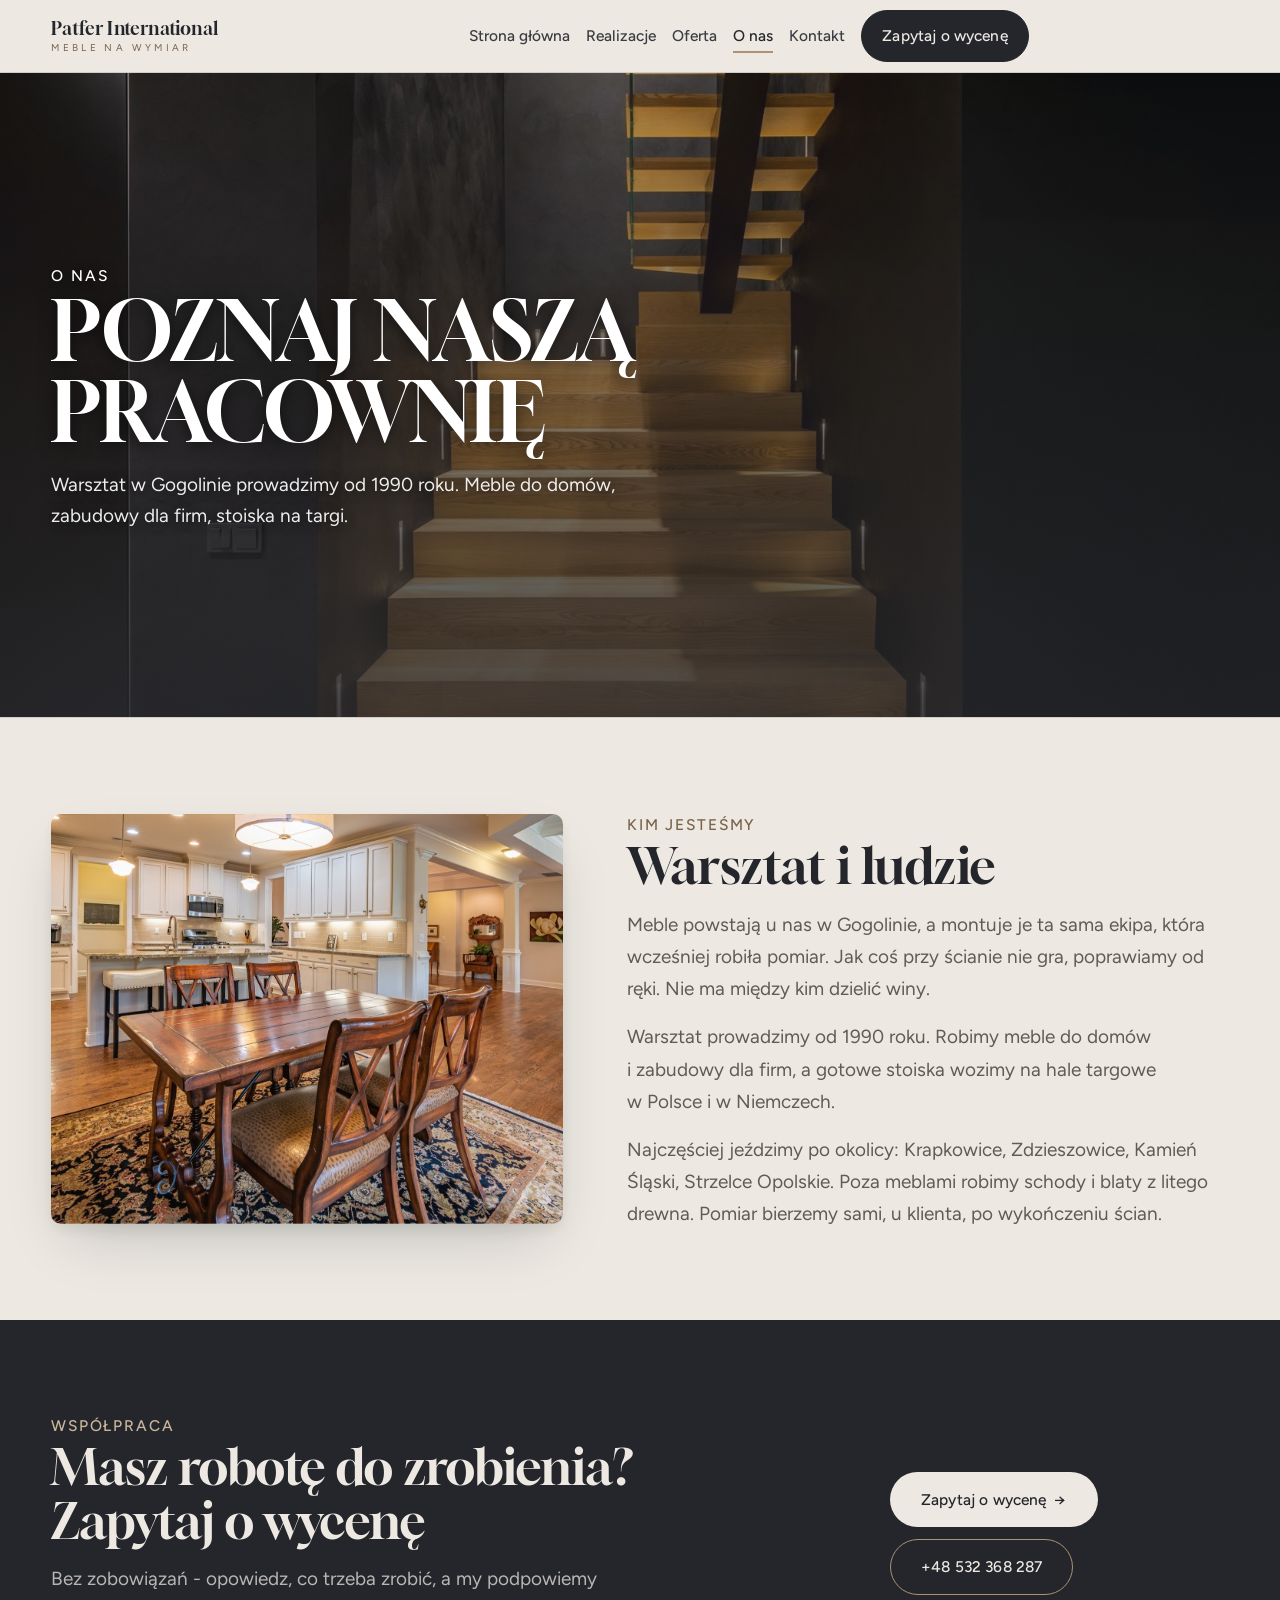
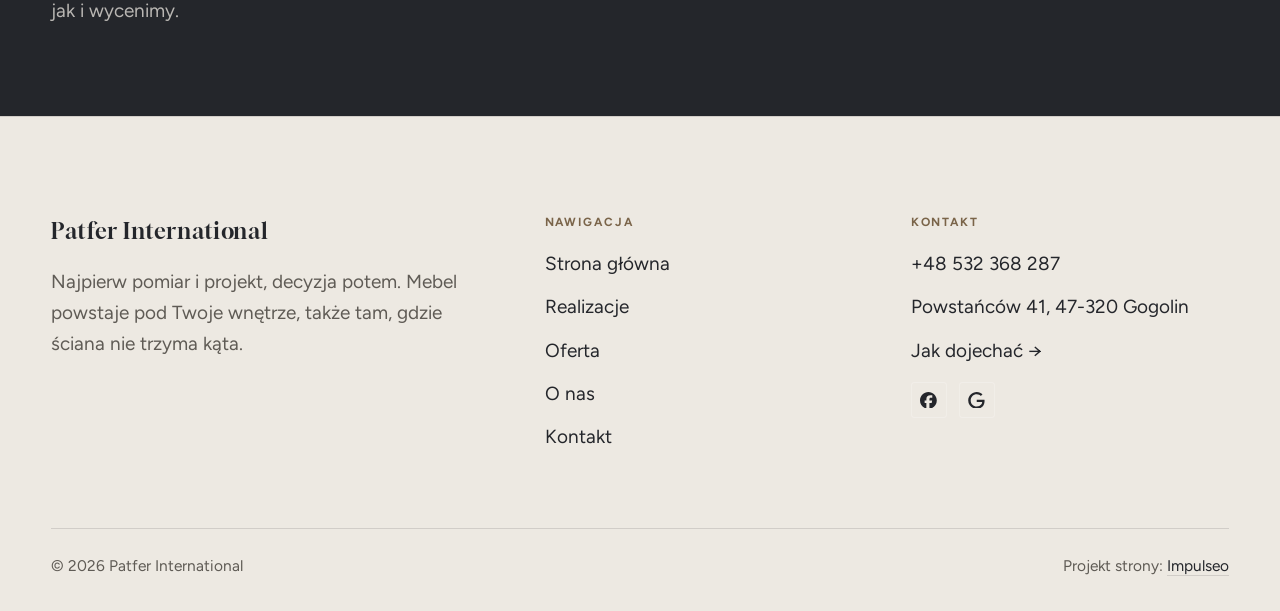
<file: o-nas.html>
<!DOCTYPE html>
<html lang="pl">
<head>
<meta charset="UTF-8">
<meta name="viewport" content="width=device-width, initial-scale=1.0">
<title>O nas - Patfer International</title>
<meta name="description" content="Meble na wymiar w Gogolinie: kuchnie, szafy i zabudowy pod Twoje wnętrze. Bezpłatny pomiar i projekt, jedna cena, montaż z gwarancją. Zadzwoń: +48 532 368 287.">
<link rel="canonical" href="https://kris20032.github.io/patfer-international-ferdinand-gabrisch/o-nas.html">
<meta name="robots" content="noindex, nofollow">
<meta property="og:type" content="website">
<meta property="og:locale" content="pl_PL">
<meta property="og:site_name" content="Patfer International">
<meta property="og:title" content="O nas - Patfer International">
<meta property="og:description" content="Meble na wymiar w Gogolinie: kuchnie, szafy i zabudowy pod Twoje wnętrze. Bezpłatny pomiar i projekt, jedna cena, montaż z gwarancją. Zadzwoń: +48 532 368 287.">
<meta property="og:url" content="https://kris20032.github.io/patfer-international-ferdinand-gabrisch/o-nas.html">
<meta property="og:image" content="https://kris20032.github.io/patfer-international-ferdinand-gabrisch/img/og.jpg">
<meta property="og:image:width" content="1200">
<meta property="og:image:height" content="630">
<meta name="twitter:card" content="summary_large_image">
<link rel="preconnect" href="https://fonts.googleapis.com">
<link rel="preconnect" href="https://fonts.gstatic.com" crossorigin>
<link href="https://fonts.googleapis.com/css2?family=Gloock&family=Figtree:wght@300;400;500;600&display=swap" rel="stylesheet">
<link rel="stylesheet" href="assets/styles.css?v=0adf2857">
</head>
<body>

<header class="nav">
  <div class="wrap nav-inner">
    <a class="brand" href="index.html"><span class="name">Patfer International</span><span class="sub">Meble na wymiar</span></a>
    <nav class="nav-links">
      <a href="index.html">Strona główna</a>
      <a href="realizacje.html">Realizacje</a>
      <a href="oferta.html">Oferta</a>
      <a href="o-nas.html" class="active" aria-current="page">O nas</a>
      <a href="kontakt.html">Kontakt</a>
      <a href="kontakt.html" class="btn btn-accent">Zapytaj o wycenę</a>
    </nav>
    <button class="nav-toggle" aria-label="Menu"><span></span><span></span><span></span></button>
  </div>
</header>

<main>
<section class="pagehead">
  <img src="img/g9.jpg" alt="Patfer International - Poznaj naszą pracownię" width="1600" height="1068" decoding="async">
  <div class="wrap">
    <span class="eyebrow">O nas</span>
    <h1>Poznaj naszą pracownię</h1>
    <p>Warsztat w Gogolinie prowadzimy od 1990 roku. Meble do domów, zabudowy dla firm, stoiska na targi.</p>
  </div>
</section>
<section>
  <div class="wrap split">
    <div class="split-art reveal"><img src="img/g10.jpg" alt="Patfer International" loading="lazy" width="1600" height="1066" decoding="async"></div>
    <div class="split-copy reveal">
      <span class="eyebrow">Kim jesteśmy</span>
      <h2>Warsztat i ludzie</h2>
      <p class="muted">Meble powstają u nas w Gogolinie, a montuje je ta sama ekipa, która wcześniej robiła pomiar. Jak coś przy ścianie nie gra, poprawiamy od ręki. Nie ma między kim dzielić winy.</p>
      <p class="muted">Warsztat prowadzimy od 1990 roku. Robimy meble do domów i zabudowy dla firm, a gotowe stoiska wozimy na hale targowe w Polsce i w Niemczech.</p>
      <p class="muted">Najczęściej jeździmy po okolicy: Krapkowice, Zdzieszowice, Kamień Śląski, Strzelce Opolskie. Poza meblami robimy schody i blaty z litego drewna. Pomiar bierzemy sami, u klienta, po wykończeniu ścian.</p>
    </div>
  </div>
</section>


<section class="cta">
  <div class="wrap">
    <div class="reveal">
      <span class="eyebrow">Współpraca</span>
      <h2>Masz robotę do zrobienia? Zapytaj o wycenę</h2>
      <p>Bez zobowiązań - opowiedz, co trzeba zrobić, a my podpowiemy jak i wycenimy.</p>
    </div>
    <div class="cta-actions reveal">
      <a href="kontakt.html" class="btn btn-light">Zapytaj o wycenę <span class="arr">→</span></a>
      <a href="tel:+48532368287" class="btn btn-ghost btn-ghost-cta">+48 532 368 287</a>
    </div>
  </div>
</section>
</main>

<footer>
  <div class="wrap">
    <div class="foot-grid">
      <div class="foot-brand">
        <div class="name">Patfer International</div>
        <p>Najpierw pomiar i projekt, decyzja potem. Mebel powstaje pod Twoje wnętrze, także tam, gdzie ściana nie trzyma kąta.</p>
      </div>
      <div class="foot-col">
        <h4>Nawigacja</h4>
        <a href="index.html">Strona główna</a>
        <a href="realizacje.html">Realizacje</a>
        <a href="oferta.html">Oferta</a>
        <a href="o-nas.html">O nas</a>
        <a href="kontakt.html">Kontakt</a>
      </div>
      <div class="foot-col">
        <h4>Kontakt</h4>
        <a href="tel:+48532368287">+48 532 368 287</a>
        <p>Powstańców 41, 47-320 Gogolin</p>
        <a href="https://maps.google.com/?cid=12722104145994869682" target="_blank" rel="noopener">Jak dojechać →</a>
      <div class="foot-soc">
        <a class="soc" href="https://www.facebook.com/people/Patfer-International/100067556839545/" target="_blank" rel="noopener" aria-label="Facebook - Patfer International"><svg viewBox="0 0 24 24" aria-hidden="true" focusable="false"><path d="M9.101 23.691v-7.98H6.627v-3.667h2.474v-1.58c0-4.085 1.848-5.978 5.858-5.978.401 0 .955.042 1.468.103a8.68 8.68 0 0 1 1.141.195v3.325a8.623 8.623 0 0 0-.653-.036 26.805 26.805 0 0 0-.733-.009c-.707 0-1.259.096-1.675.309a1.686 1.686 0 0 0-.679.622c-.258.42-.374.995-.374 1.752v1.297h3.919l-.386 2.103-.287 1.564h-3.246v8.245C19.396 23.238 24 18.179 24 12.044c0-6.627-5.373-12-12-12s-12 5.373-12 12c0 5.628 3.874 10.35 9.101 11.647Z" fill="currentColor"/></svg></a>
        <a class="soc" href="https://maps.google.com/?cid=12722104145994869682" target="_blank" rel="noopener" aria-label="Google - Patfer International"><svg viewBox="0 0 24 24" aria-hidden="true" focusable="false"><path d="M12.48 10.92v3.28h7.84c-.24 1.84-.853 3.187-1.787 4.133-1.147 1.147-2.933 2.4-6.053 2.4-4.827 0-8.6-3.893-8.6-8.72s3.773-8.72 8.6-8.72c2.6 0 4.507 1.027 5.907 2.347l2.307-2.307C18.747 1.44 16.133 0 12.48 0 5.867 0 .307 5.387.307 12s5.56 12 12.173 12c3.573 0 6.267-1.173 8.373-3.36 2.16-2.16 2.84-5.213 2.84-7.667 0-.76-.053-1.467-.173-2.053H12.48z" fill="currentColor"/></svg></a>
      </div>
      </div>
    </div>
    <div class="foot-bot">
      <span>© 2026 Patfer International</span>
      <span>Projekt strony: <a class="foot-credit" href="https://impulseo.pl" target="_blank" rel="noopener">Impulseo</a></span>
    </div>
  </div>
</footer>
<div class="sticky-reserve"><a class="sr-book" href="kontakt.html">Zapytaj o wycenę</a><a class="sr-call" href="tel:+48532368287" aria-label="Zadzwoń"><svg class="ico-tel" width="16" height="16" viewBox="0 0 24 24" fill="none" aria-hidden="true"><path d="M6.6 10.8a15.5 15.5 0 0 0 6.6 6.6l2.2-2.2a1 1 0 0 1 1-.24 11.4 11.4 0 0 0 3.6.58 1 1 0 0 1 1 1V20a1 1 0 0 1-1 1A17 17 0 0 1 3 4a1 1 0 0 1 1-1h3.5a1 1 0 0 1 1 1c0 1.25.2 2.46.58 3.6a1 1 0 0 1-.25 1l-2.23 2.2Z" fill="currentColor"/></svg></a></div>
<div class="demo-wazne" data-do="2026-09-15" data-cykl="3" hidden><svg class="dw-ico" width="13" height="13" viewBox="0 0 24 24" fill="none" aria-hidden="true"><circle cx="12" cy="12" r="8.6" stroke="currentColor" stroke-width="1.8"/><path d="M12 7.2V12l3.3 2" stroke="currentColor" stroke-width="1.8" stroke-linecap="round"/></svg><span class="dw-txt"></span></div>

<script src="assets/main.js"></script>
</body>
</html>
</file>
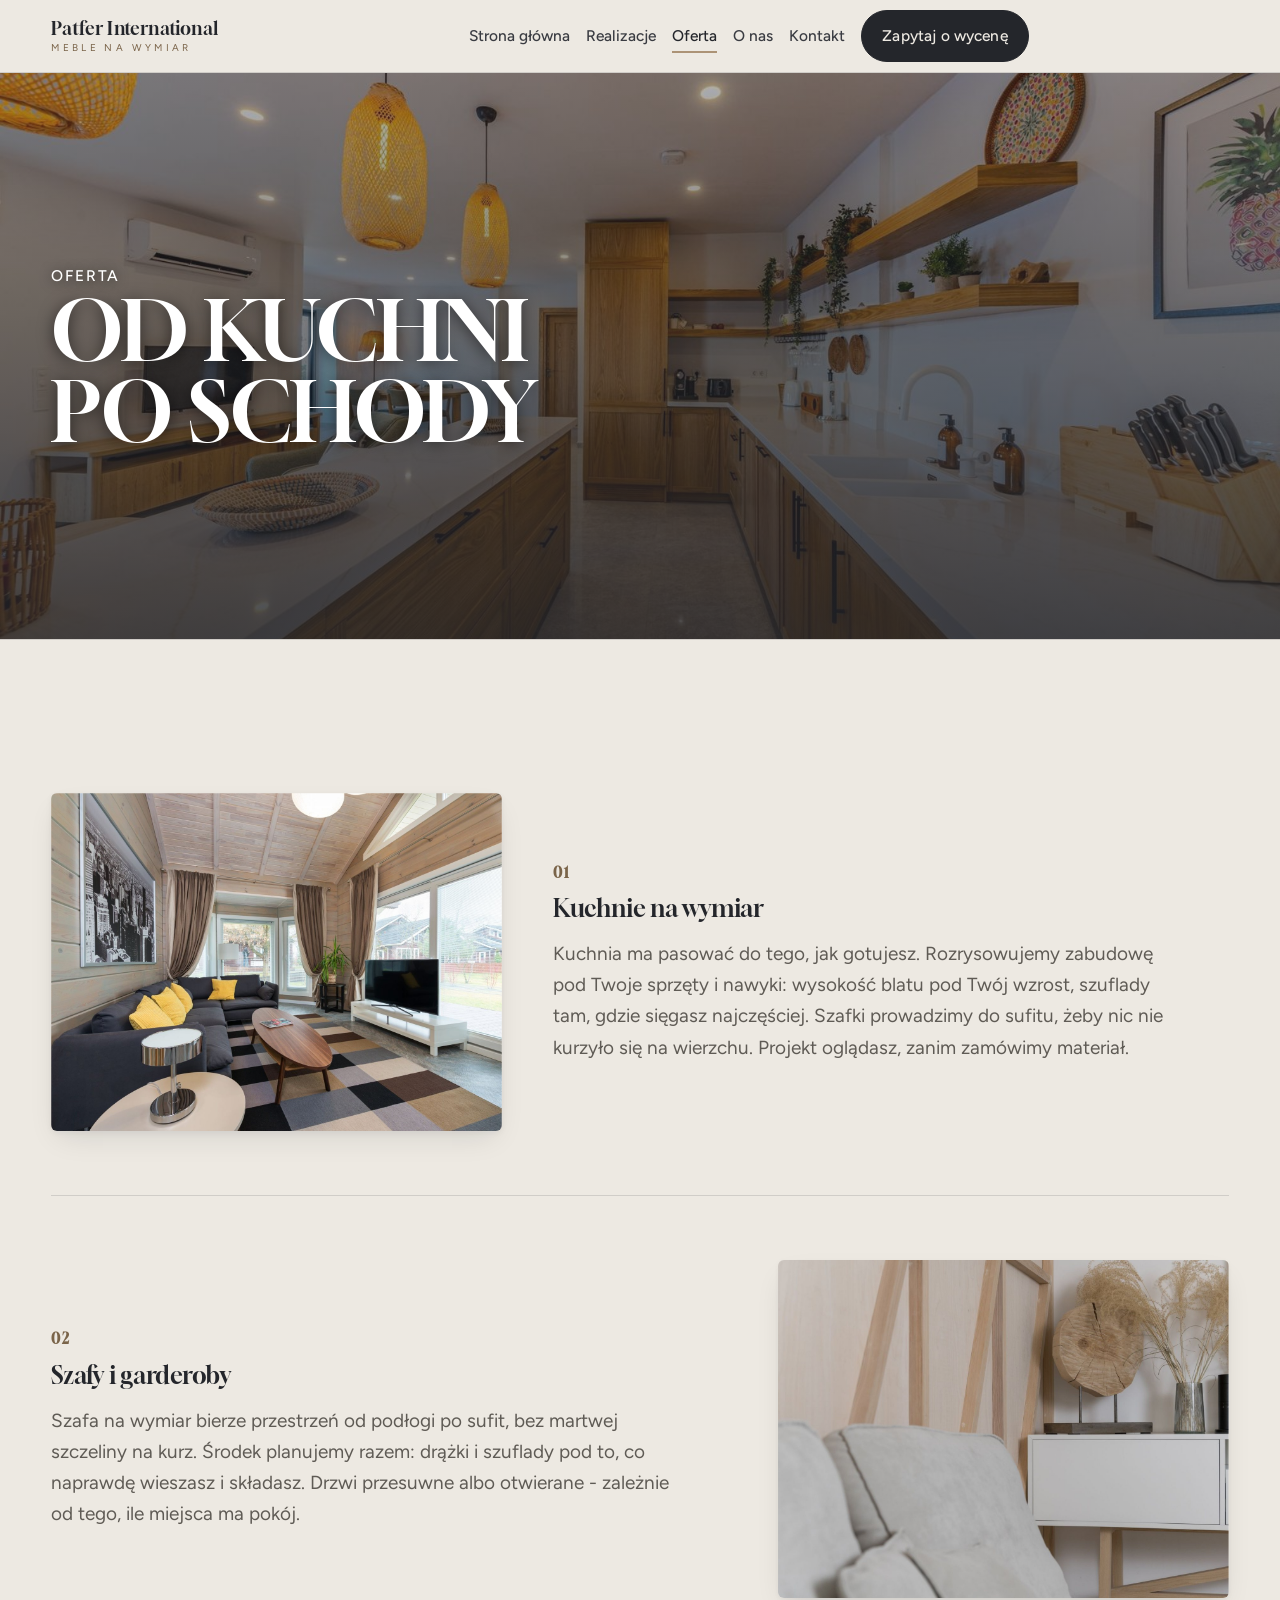
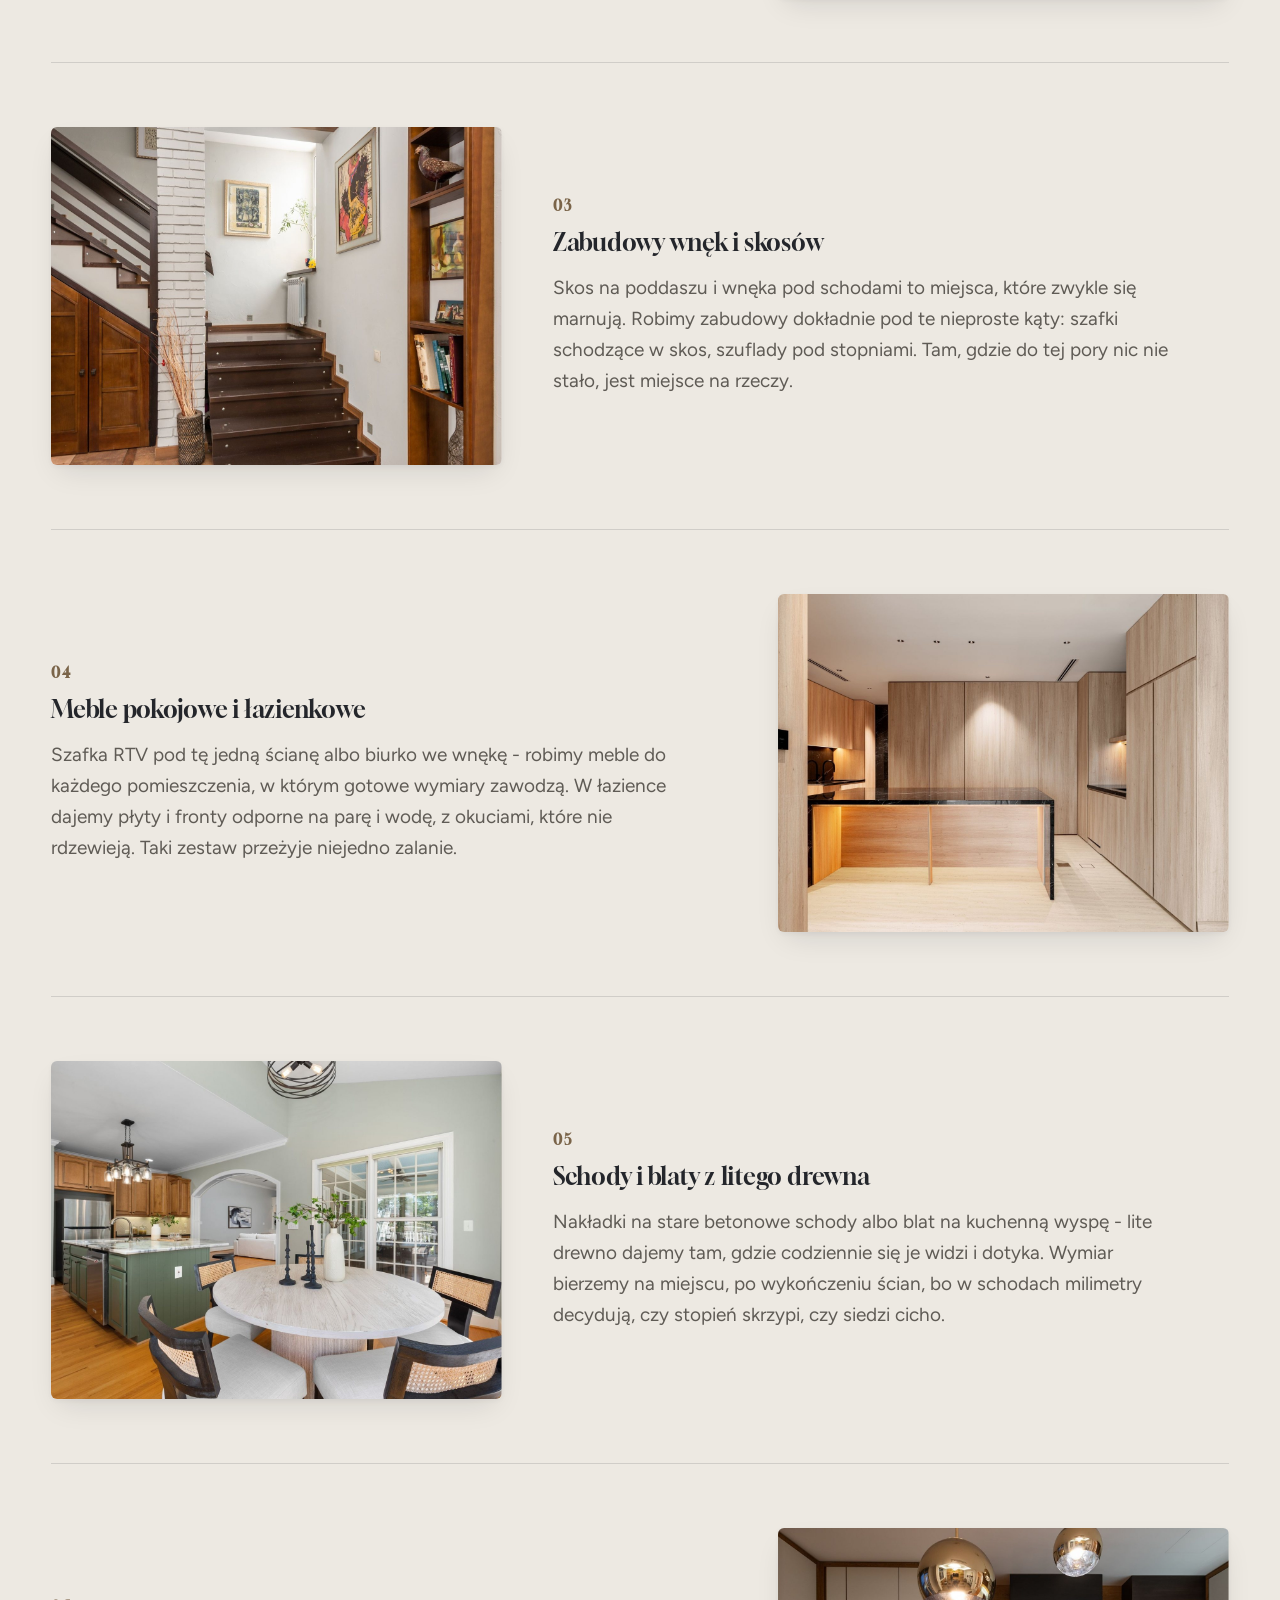
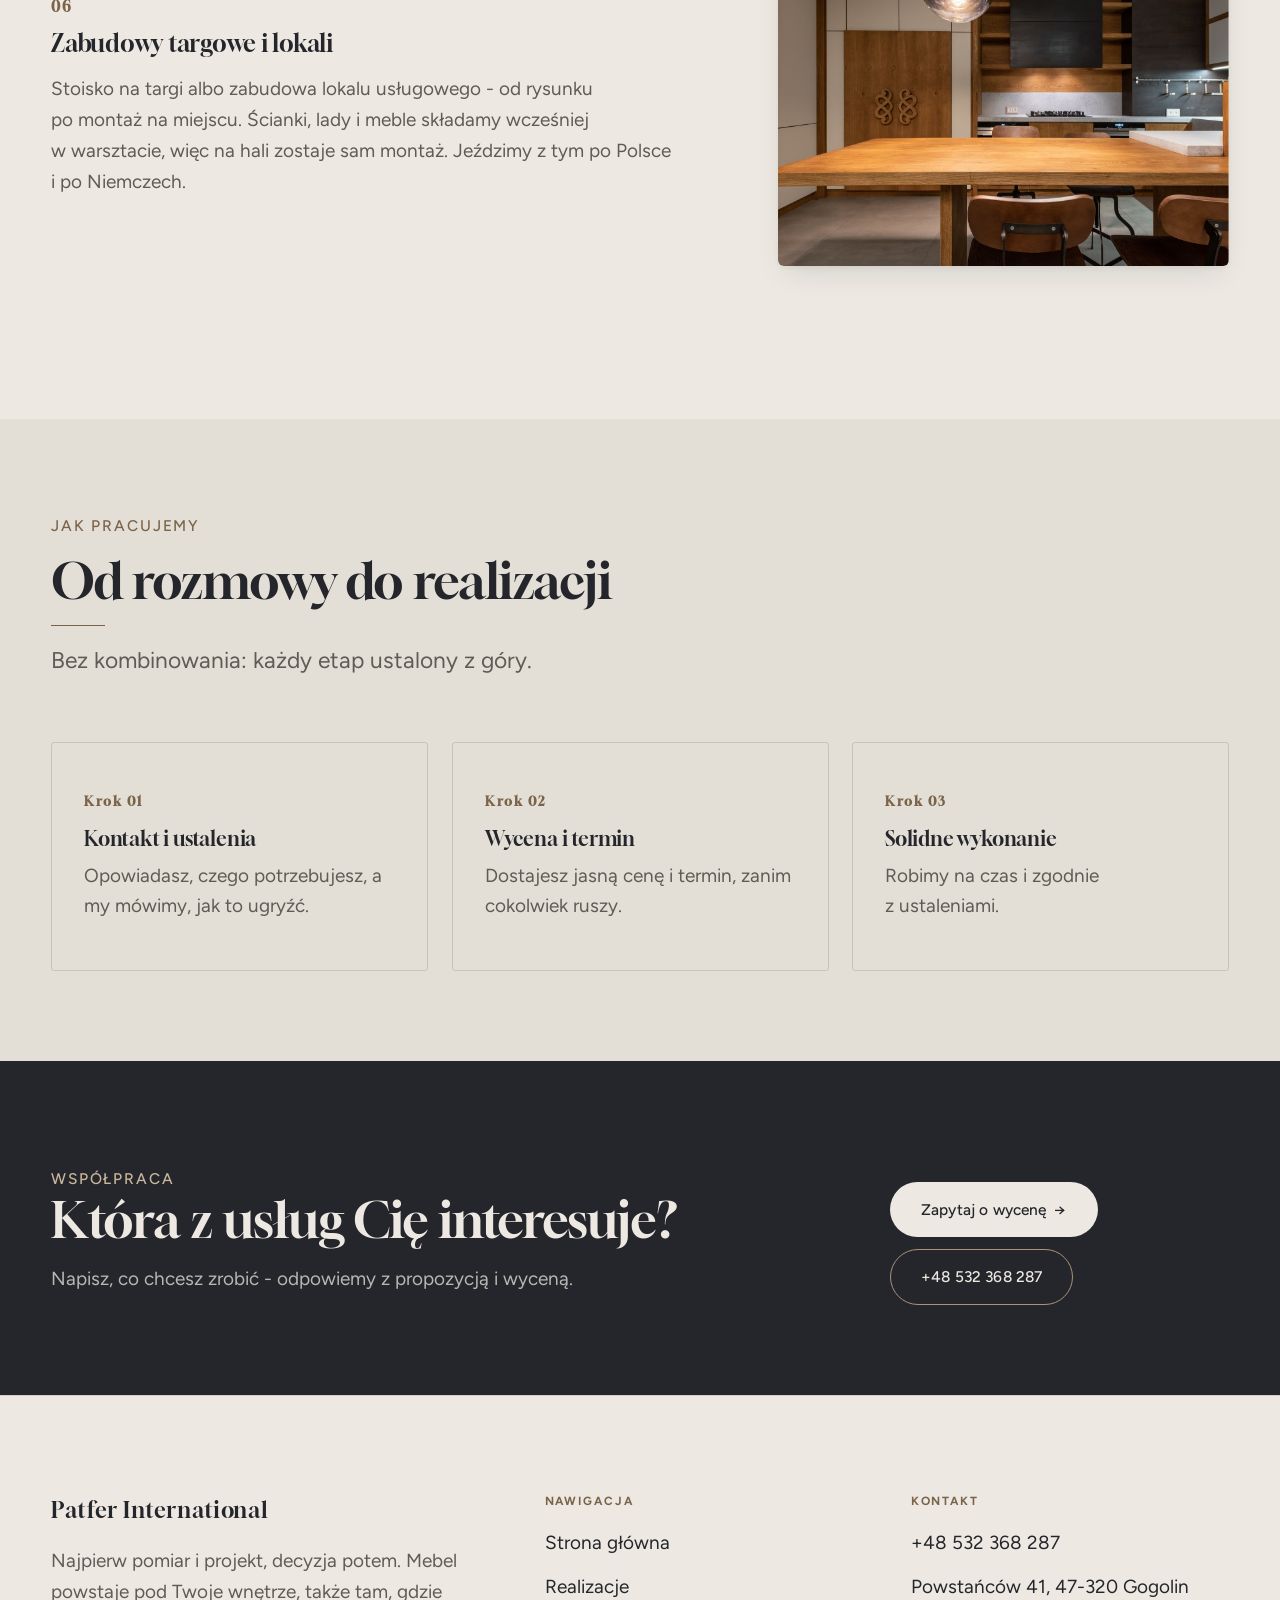
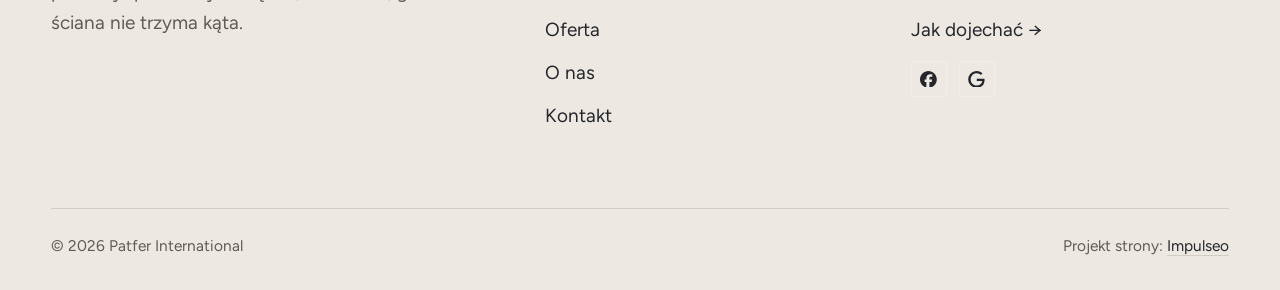
<file: oferta.html>
<!DOCTYPE html>
<html lang="pl">
<head>
<meta charset="UTF-8">
<meta name="viewport" content="width=device-width, initial-scale=1.0">
<title>Oferta - Patfer International</title>
<meta name="description" content="Meble na wymiar w Gogolinie: kuchnie, szafy i zabudowy pod Twoje wnętrze. Bezpłatny pomiar i projekt, jedna cena, montaż z gwarancją. Zadzwoń: +48 532 368 287.">
<link rel="canonical" href="https://kris20032.github.io/patfer-international-ferdinand-gabrisch/oferta.html">
<meta name="robots" content="noindex, nofollow">
<meta property="og:type" content="website">
<meta property="og:locale" content="pl_PL">
<meta property="og:site_name" content="Patfer International">
<meta property="og:title" content="Oferta - Patfer International">
<meta property="og:description" content="Meble na wymiar w Gogolinie: kuchnie, szafy i zabudowy pod Twoje wnętrze. Bezpłatny pomiar i projekt, jedna cena, montaż z gwarancją. Zadzwoń: +48 532 368 287.">
<meta property="og:url" content="https://kris20032.github.io/patfer-international-ferdinand-gabrisch/oferta.html">
<meta property="og:image" content="https://kris20032.github.io/patfer-international-ferdinand-gabrisch/img/og.jpg">
<meta property="og:image:width" content="1200">
<meta property="og:image:height" content="630">
<meta name="twitter:card" content="summary_large_image">
<link rel="preconnect" href="https://fonts.googleapis.com">
<link rel="preconnect" href="https://fonts.gstatic.com" crossorigin>
<link href="https://fonts.googleapis.com/css2?family=Gloock&family=Figtree:wght@300;400;500;600&display=swap" rel="stylesheet">
<link rel="stylesheet" href="assets/styles.css?v=0adf2857">
</head>
<body>

<header class="nav">
  <div class="wrap nav-inner">
    <a class="brand" href="index.html"><span class="name">Patfer International</span><span class="sub">Meble na wymiar</span></a>
    <nav class="nav-links">
      <a href="index.html">Strona główna</a>
      <a href="realizacje.html">Realizacje</a>
      <a href="oferta.html" class="active" aria-current="page">Oferta</a>
      <a href="o-nas.html">O nas</a>
      <a href="kontakt.html">Kontakt</a>
      <a href="kontakt.html" class="btn btn-accent">Zapytaj o wycenę</a>
    </nav>
    <button class="nav-toggle" aria-label="Menu"><span></span><span></span><span></span></button>
  </div>
</header>

<main>
<section class="pagehead">
  <img src="img/g8.jpg" alt="Patfer International - Od kuchni po schody" width="1600" height="1066" decoding="async">
  <div class="wrap">
    <span class="eyebrow">Oferta</span>
    <h1>Od kuchni po schody</h1>
  </div>
</section>
<section>
  <div class="wrap">
    <div class="svc-row reveal">
      <div class="svc-row-art"><img src="img/g13.jpg" alt="Kuchnie na wymiar" loading="lazy" width="1600" height="1068" decoding="async"></div>
      <div>
        <span class="num">01</span>
        <h3>Kuchnie na wymiar</h3>
        <p class="muted">Kuchnia ma pasować do tego, jak gotujesz. Rozrysowujemy zabudowę pod Twoje sprzęty i nawyki: wysokość blatu pod Twój wzrost, szuflady tam, gdzie sięgasz najczęściej. Szafki prowadzimy do sufitu, żeby nic nie kurzyło się na wierzchu. Projekt oglądasz, zanim zamówimy materiał.</p>
      </div>
    </div>
    <div class="svc-row rev reveal">
      <div class="svc-row-art"><img src="img/g14.jpg" alt="Szafy i garderoby" loading="lazy" width="1600" height="1066" decoding="async"></div>
      <div>
        <span class="num">02</span>
        <h3>Szafy i garderoby</h3>
        <p class="muted">Szafa na wymiar bierze przestrzeń od podłogi po sufit, bez martwej szczeliny na kurz. Środek planujemy razem: drążki i szuflady pod to, co naprawdę wieszasz i składasz. Drzwi przesuwne albo otwierane - zależnie od tego, ile miejsca ma pokój.</p>
      </div>
    </div>
    <div class="svc-row reveal">
      <div class="svc-row-art"><img src="img/g4.jpg" alt="Zabudowy wnęk i skosów" loading="lazy" width="1600" height="1068" decoding="async"></div>
      <div>
        <span class="num">03</span>
        <h3>Zabudowy wnęk i skosów</h3>
        <p class="muted">Skos na poddaszu i wnęka pod schodami to miejsca, które zwykle się marnują. Robimy zabudowy dokładnie pod te nieproste kąty: szafki schodzące w skos, szuflady pod stopniami. Tam, gdzie do tej pory nic nie stało, jest miejsce na rzeczy.</p>
      </div>
    </div>
    <div class="svc-row rev reveal">
      <div class="svc-row-art"><img src="img/g5.jpg" alt="Meble pokojowe i łazienkowe" loading="lazy" width="1600" height="1066" decoding="async"></div>
      <div>
        <span class="num">04</span>
        <h3>Meble pokojowe i łazienkowe</h3>
        <p class="muted">Szafka RTV pod tę jedną ścianę albo biurko we wnękę - robimy meble do każdego pomieszczenia, w którym gotowe wymiary zawodzą. W łazience dajemy płyty i fronty odporne na parę i wodę, z okuciami, które nie rdzewieją. Taki zestaw przeżyje niejedno zalanie.</p>
      </div>
    </div>
    <div class="svc-row reveal">
      <div class="svc-row-art"><img src="img/g6.jpg" alt="Schody i blaty z litego drewna" loading="lazy" width="1600" height="1066" decoding="async"></div>
      <div>
        <span class="num">05</span>
        <h3>Schody i blaty z litego drewna</h3>
        <p class="muted">Nakładki na stare betonowe schody albo blat na kuchenną wyspę - lite drewno dajemy tam, gdzie codziennie się je widzi i dotyka. Wymiar bierzemy na miejscu, po wykończeniu ścian, bo w schodach milimetry decydują, czy stopień skrzypi, czy siedzi cicho.</p>
      </div>
    </div>
    <div class="svc-row rev reveal">
      <div class="svc-row-art"><img src="img/g7.jpg" alt="Zabudowy targowe i lokali" loading="lazy" width="1600" height="1068" decoding="async"></div>
      <div>
        <span class="num">06</span>
        <h3>Zabudowy targowe i lokali</h3>
        <p class="muted">Stoisko na targi albo zabudowa lokalu usługowego - od rysunku po montaż na miejscu. Ścianki, lady i meble składamy wcześniej w warsztacie, więc na hali zostaje sam montaż. Jeździmy z tym po Polsce i po Niemczech.</p>
      </div>
    </div>
  </div>
</section>
<section class="trust">
  <div class="wrap">
    <div class="head reveal">
      <span class="eyebrow">Jak pracujemy</span>
      <h2>Od rozmowy do realizacji</h2>
      <p>Bez kombinowania: każdy etap ustalony z góry.</p>
    </div>
    <div class="svc-grid">
      <div class="svc reveal"><div class="ic">Krok 01</div><h3>Kontakt i ustalenia</h3><p>Opowiadasz, czego potrzebujesz, a my mówimy, jak to ugryźć.</p></div>
      <div class="svc reveal"><div class="ic">Krok 02</div><h3>Wycena i termin</h3><p>Dostajesz jasną cenę i termin, zanim cokolwiek ruszy.</p></div>
      <div class="svc reveal"><div class="ic">Krok 03</div><h3>Solidne wykonanie</h3><p>Robimy na czas i zgodnie z ustaleniami.</p></div>
    </div>
  </div>
</section>
<section class="cta">
  <div class="wrap">
    <div class="reveal">
      <span class="eyebrow">Współpraca</span>
      <h2>Która z usług Cię interesuje?</h2>
      <p>Napisz, co chcesz zrobić - odpowiemy z propozycją i wyceną.</p>
    </div>
    <div class="cta-actions reveal">
      <a href="kontakt.html" class="btn btn-light">Zapytaj o wycenę <span class="arr">→</span></a>
      <a href="tel:+48532368287" class="btn btn-ghost btn-ghost-cta">+48 532 368 287</a>
    </div>
  </div>
</section>
</main>

<footer>
  <div class="wrap">
    <div class="foot-grid">
      <div class="foot-brand">
        <div class="name">Patfer International</div>
        <p>Najpierw pomiar i projekt, decyzja potem. Mebel powstaje pod Twoje wnętrze, także tam, gdzie ściana nie trzyma kąta.</p>
      </div>
      <div class="foot-col">
        <h4>Nawigacja</h4>
        <a href="index.html">Strona główna</a>
        <a href="realizacje.html">Realizacje</a>
        <a href="oferta.html">Oferta</a>
        <a href="o-nas.html">O nas</a>
        <a href="kontakt.html">Kontakt</a>
      </div>
      <div class="foot-col">
        <h4>Kontakt</h4>
        <a href="tel:+48532368287">+48 532 368 287</a>
        <p>Powstańców 41, 47-320 Gogolin</p>
        <a href="https://maps.google.com/?cid=12722104145994869682" target="_blank" rel="noopener">Jak dojechać →</a>
      <div class="foot-soc">
        <a class="soc" href="https://www.facebook.com/people/Patfer-International/100067556839545/" target="_blank" rel="noopener" aria-label="Facebook - Patfer International"><svg viewBox="0 0 24 24" aria-hidden="true" focusable="false"><path d="M9.101 23.691v-7.98H6.627v-3.667h2.474v-1.58c0-4.085 1.848-5.978 5.858-5.978.401 0 .955.042 1.468.103a8.68 8.68 0 0 1 1.141.195v3.325a8.623 8.623 0 0 0-.653-.036 26.805 26.805 0 0 0-.733-.009c-.707 0-1.259.096-1.675.309a1.686 1.686 0 0 0-.679.622c-.258.42-.374.995-.374 1.752v1.297h3.919l-.386 2.103-.287 1.564h-3.246v8.245C19.396 23.238 24 18.179 24 12.044c0-6.627-5.373-12-12-12s-12 5.373-12 12c0 5.628 3.874 10.35 9.101 11.647Z" fill="currentColor"/></svg></a>
        <a class="soc" href="https://maps.google.com/?cid=12722104145994869682" target="_blank" rel="noopener" aria-label="Google - Patfer International"><svg viewBox="0 0 24 24" aria-hidden="true" focusable="false"><path d="M12.48 10.92v3.28h7.84c-.24 1.84-.853 3.187-1.787 4.133-1.147 1.147-2.933 2.4-6.053 2.4-4.827 0-8.6-3.893-8.6-8.72s3.773-8.72 8.6-8.72c2.6 0 4.507 1.027 5.907 2.347l2.307-2.307C18.747 1.44 16.133 0 12.48 0 5.867 0 .307 5.387.307 12s5.56 12 12.173 12c3.573 0 6.267-1.173 8.373-3.36 2.16-2.16 2.84-5.213 2.84-7.667 0-.76-.053-1.467-.173-2.053H12.48z" fill="currentColor"/></svg></a>
      </div>
      </div>
    </div>
    <div class="foot-bot">
      <span>© 2026 Patfer International</span>
      <span>Projekt strony: <a class="foot-credit" href="https://impulseo.pl" target="_blank" rel="noopener">Impulseo</a></span>
    </div>
  </div>
</footer>
<div class="sticky-reserve"><a class="sr-book" href="kontakt.html">Zapytaj o wycenę</a><a class="sr-call" href="tel:+48532368287" aria-label="Zadzwoń"><svg class="ico-tel" width="16" height="16" viewBox="0 0 24 24" fill="none" aria-hidden="true"><path d="M6.6 10.8a15.5 15.5 0 0 0 6.6 6.6l2.2-2.2a1 1 0 0 1 1-.24 11.4 11.4 0 0 0 3.6.58 1 1 0 0 1 1 1V20a1 1 0 0 1-1 1A17 17 0 0 1 3 4a1 1 0 0 1 1-1h3.5a1 1 0 0 1 1 1c0 1.25.2 2.46.58 3.6a1 1 0 0 1-.25 1l-2.23 2.2Z" fill="currentColor"/></svg></a></div>
<div class="demo-wazne" data-do="2026-09-15" data-cykl="3" hidden><svg class="dw-ico" width="13" height="13" viewBox="0 0 24 24" fill="none" aria-hidden="true"><circle cx="12" cy="12" r="8.6" stroke="currentColor" stroke-width="1.8"/><path d="M12 7.2V12l3.3 2" stroke="currentColor" stroke-width="1.8" stroke-linecap="round"/></svg><span class="dw-txt"></span></div>

<script src="assets/main.js"></script>
</body>
</html>
</file>
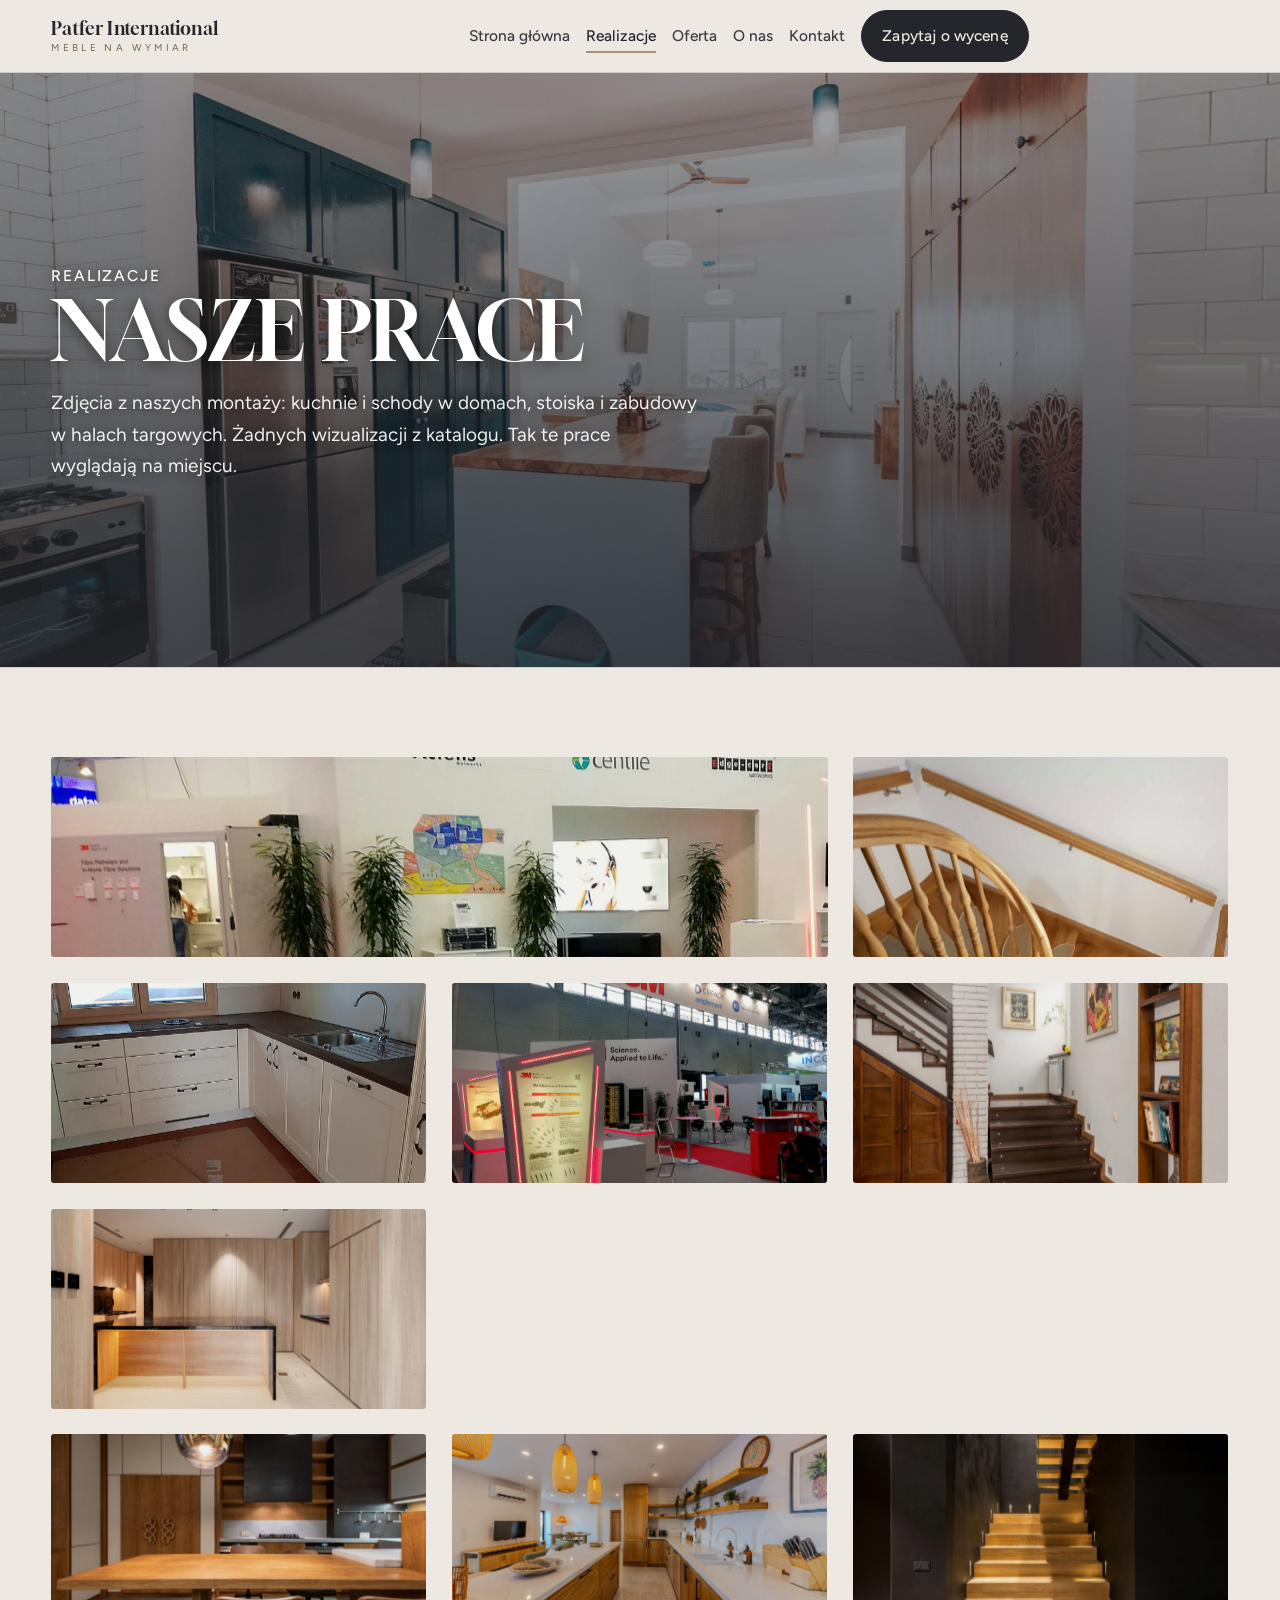
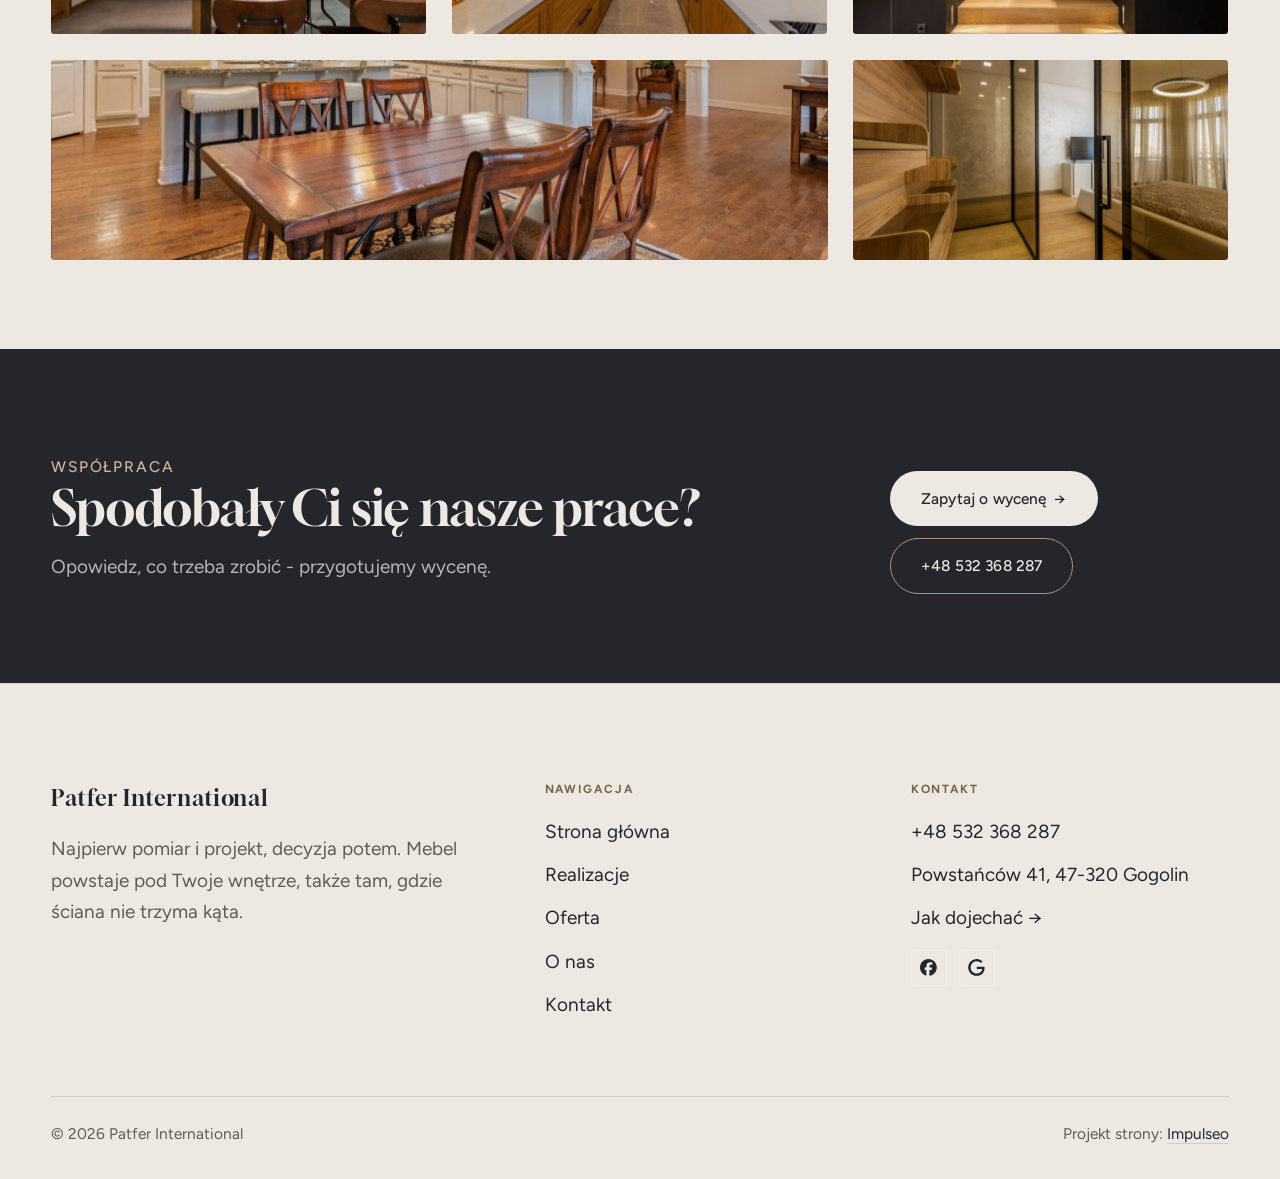
<file: realizacje.html>
<!DOCTYPE html>
<html lang="pl">
<head>
<meta charset="UTF-8">
<meta name="viewport" content="width=device-width, initial-scale=1.0">
<title>Realizacje - Patfer International</title>
<meta name="description" content="Realizacje Patfer International: Kuchnia na wymiar, Szafa wnękowa, Garderoba, Zabudowa pod skosem, Blat z litego drewna">
<link rel="canonical" href="https://kris20032.github.io/patfer-international-ferdinand-gabrisch/realizacje.html">
<meta name="robots" content="noindex, nofollow">
<meta property="og:type" content="website">
<meta property="og:locale" content="pl_PL">
<meta property="og:site_name" content="Patfer International">
<meta property="og:title" content="Realizacje - Patfer International">
<meta property="og:description" content="Realizacje Patfer International: Kuchnia na wymiar, Szafa wnękowa, Garderoba, Zabudowa pod skosem, Blat z litego drewna">
<meta property="og:url" content="https://kris20032.github.io/patfer-international-ferdinand-gabrisch/realizacje.html">
<meta property="og:image" content="https://kris20032.github.io/patfer-international-ferdinand-gabrisch/img/og.jpg">
<meta property="og:image:width" content="1200">
<meta property="og:image:height" content="630">
<meta name="twitter:card" content="summary_large_image">
<link rel="preconnect" href="https://fonts.googleapis.com">
<link rel="preconnect" href="https://fonts.gstatic.com" crossorigin>
<link href="https://fonts.googleapis.com/css2?family=Gloock&family=Figtree:wght@300;400;500;600&display=swap" rel="stylesheet">
<link rel="stylesheet" href="assets/styles.css?v=0adf2857">
</head>
<body>

<header class="nav">
  <div class="wrap nav-inner">
    <a class="brand" href="index.html"><span class="name">Patfer International</span><span class="sub">Meble na wymiar</span></a>
    <nav class="nav-links">
      <a href="index.html">Strona główna</a>
      <a href="realizacje.html" class="active" aria-current="page">Realizacje</a>
      <a href="oferta.html">Oferta</a>
      <a href="o-nas.html">O nas</a>
      <a href="kontakt.html">Kontakt</a>
      <a href="kontakt.html" class="btn btn-accent">Zapytaj o wycenę</a>
    </nav>
    <button class="nav-toggle" aria-label="Menu"><span></span><span></span><span></span></button>
  </div>
</header>

<main>
<section class="pagehead">
  <img src="img/g12.jpg" alt="Patfer International - Nasze prace" width="1600" height="1067" decoding="async">
  <div class="wrap">
    <span class="eyebrow">Realizacje</span>
    <h1>Nasze prace</h1>
    <p>Zdjęcia z naszych montaży: kuchnie i schody w domach, stoiska i zabudowy w halach targowych. Żadnych wizualizacji z katalogu. Tak te prace wyglądają na miejscu.</p>
  </div>
</section>
<section>
  <div class="wrap">
    <div class="gallery">
      <div class="tile t-two3 reveal"><img src="img/g1.jpg" alt="Patfer International" loading="lazy" width="1800" height="1350" decoding="async"></div>
      <div class="tile t-third reveal"><img src="img/g2.jpg" alt="Patfer International" loading="lazy" width="1900" height="1266" decoding="async"></div>
      <div class="tile t-third reveal"><img src="img/g3.jpg" alt="Patfer International" loading="lazy" width="1560" height="769" decoding="async"></div>
      <div class="tile t-third reveal"><img src="img/about.jpg" alt="Patfer International" loading="lazy" width="2000" height="1500" decoding="async"></div>
      <div class="tile t-third reveal"><img src="img/g4.jpg" alt="Patfer International" loading="lazy" width="1600" height="1068" decoding="async"></div>
      <div class="tile t-third reveal"><img src="img/g5.jpg" alt="Patfer International" loading="lazy" width="1600" height="1066" decoding="async"></div>
      <div class="tile t-two3 reveal"><img src="img/g6.jpg" alt="Patfer International" loading="lazy" width="1600" height="1066" decoding="async"></div>
      <div class="tile t-third reveal"><img src="img/g7.jpg" alt="Patfer International" loading="lazy" width="1600" height="1068" decoding="async"></div>
      <div class="tile t-third reveal"><img src="img/g8.jpg" alt="Patfer International" loading="lazy" width="1600" height="1066" decoding="async"></div>
      <div class="tile t-third reveal"><img src="img/g9.jpg" alt="Patfer International" loading="lazy" width="1600" height="1068" decoding="async"></div>
      <div class="tile t-two3 reveal"><img src="img/g10.jpg" alt="Patfer International" loading="lazy" width="1600" height="1066" decoding="async"></div>
      <div class="tile t-third reveal"><img src="img/g11.jpg" alt="Patfer International" loading="lazy" width="1600" height="1068" decoding="async"></div>
    </div>
  </div>
</section>
<section class="cta">
  <div class="wrap">
    <div class="reveal">
      <span class="eyebrow">Współpraca</span>
      <h2>Spodobały Ci się nasze prace?</h2>
      <p>Opowiedz, co trzeba zrobić - przygotujemy wycenę.</p>
    </div>
    <div class="cta-actions reveal">
      <a href="kontakt.html" class="btn btn-light">Zapytaj o wycenę <span class="arr">→</span></a>
      <a href="tel:+48532368287" class="btn btn-ghost btn-ghost-cta">+48 532 368 287</a>
    </div>
  </div>
</section>
</main>

<footer>
  <div class="wrap">
    <div class="foot-grid">
      <div class="foot-brand">
        <div class="name">Patfer International</div>
        <p>Najpierw pomiar i projekt, decyzja potem. Mebel powstaje pod Twoje wnętrze, także tam, gdzie ściana nie trzyma kąta.</p>
      </div>
      <div class="foot-col">
        <h4>Nawigacja</h4>
        <a href="index.html">Strona główna</a>
        <a href="realizacje.html">Realizacje</a>
        <a href="oferta.html">Oferta</a>
        <a href="o-nas.html">O nas</a>
        <a href="kontakt.html">Kontakt</a>
      </div>
      <div class="foot-col">
        <h4>Kontakt</h4>
        <a href="tel:+48532368287">+48 532 368 287</a>
        <p>Powstańców 41, 47-320 Gogolin</p>
        <a href="https://maps.google.com/?cid=12722104145994869682" target="_blank" rel="noopener">Jak dojechać →</a>
      <div class="foot-soc">
        <a class="soc" href="https://www.facebook.com/people/Patfer-International/100067556839545/" target="_blank" rel="noopener" aria-label="Facebook - Patfer International"><svg viewBox="0 0 24 24" aria-hidden="true" focusable="false"><path d="M9.101 23.691v-7.98H6.627v-3.667h2.474v-1.58c0-4.085 1.848-5.978 5.858-5.978.401 0 .955.042 1.468.103a8.68 8.68 0 0 1 1.141.195v3.325a8.623 8.623 0 0 0-.653-.036 26.805 26.805 0 0 0-.733-.009c-.707 0-1.259.096-1.675.309a1.686 1.686 0 0 0-.679.622c-.258.42-.374.995-.374 1.752v1.297h3.919l-.386 2.103-.287 1.564h-3.246v8.245C19.396 23.238 24 18.179 24 12.044c0-6.627-5.373-12-12-12s-12 5.373-12 12c0 5.628 3.874 10.35 9.101 11.647Z" fill="currentColor"/></svg></a>
        <a class="soc" href="https://maps.google.com/?cid=12722104145994869682" target="_blank" rel="noopener" aria-label="Google - Patfer International"><svg viewBox="0 0 24 24" aria-hidden="true" focusable="false"><path d="M12.48 10.92v3.28h7.84c-.24 1.84-.853 3.187-1.787 4.133-1.147 1.147-2.933 2.4-6.053 2.4-4.827 0-8.6-3.893-8.6-8.72s3.773-8.72 8.6-8.72c2.6 0 4.507 1.027 5.907 2.347l2.307-2.307C18.747 1.44 16.133 0 12.48 0 5.867 0 .307 5.387.307 12s5.56 12 12.173 12c3.573 0 6.267-1.173 8.373-3.36 2.16-2.16 2.84-5.213 2.84-7.667 0-.76-.053-1.467-.173-2.053H12.48z" fill="currentColor"/></svg></a>
      </div>
      </div>
    </div>
    <div class="foot-bot">
      <span>© 2026 Patfer International</span>
      <span>Projekt strony: <a class="foot-credit" href="https://impulseo.pl" target="_blank" rel="noopener">Impulseo</a></span>
    </div>
  </div>
</footer>
<div class="sticky-reserve"><a class="sr-book" href="kontakt.html">Zapytaj o wycenę</a><a class="sr-call" href="tel:+48532368287" aria-label="Zadzwoń"><svg class="ico-tel" width="16" height="16" viewBox="0 0 24 24" fill="none" aria-hidden="true"><path d="M6.6 10.8a15.5 15.5 0 0 0 6.6 6.6l2.2-2.2a1 1 0 0 1 1-.24 11.4 11.4 0 0 0 3.6.58 1 1 0 0 1 1 1V20a1 1 0 0 1-1 1A17 17 0 0 1 3 4a1 1 0 0 1 1-1h3.5a1 1 0 0 1 1 1c0 1.25.2 2.46.58 3.6a1 1 0 0 1-.25 1l-2.23 2.2Z" fill="currentColor"/></svg></a></div>
<div class="demo-wazne" data-do="2026-09-15" data-cykl="3" hidden><svg class="dw-ico" width="13" height="13" viewBox="0 0 24 24" fill="none" aria-hidden="true"><circle cx="12" cy="12" r="8.6" stroke="currentColor" stroke-width="1.8"/><path d="M12 7.2V12l3.3 2" stroke="currentColor" stroke-width="1.8" stroke-linecap="round"/></svg><span class="dw-txt"></span></div>

<script src="assets/main.js"></script>
</body>
</html>
</file>
<file: assets/styles.css>
/* ============================================================
   STOLBASZ — premium, architektoniczny B2B fit-out
   Jasna paleta, zero brązu. System wg premium-web-craft.
   Projekt strony: Impulseo (impulseo.pl)
   ============================================================ */

:root{
  /* PALETA — jasna, architektoniczna, chłodna */
  --paper:#F3F1EC;          /* główne tło */
  --paper-2:#E6E3DB;        /* sekcje alternatywne (chłodny jasny szary) */
  --paper-3:#E6E3DB;        /* delikatne wypełnienia */
  --ink:#23211E;            /* tekst główny — chłodny grafit */
  --ink-soft:#43403A;       /* nagłówki drugorzędne */
  --muted:#87837A;          /* tekst poboczny */
  --line:rgba(35,33,30,.12);/* hairline */
  --accent:#8A6B3C;         /* stonowany petrol-slate — jedyny akcent */
  --accent-d:#6E5430;
  --accent-soft:rgba(138,107,60,.10);
  --dark:#23211E;           /* sekcje ciemne (stopka/CTA) */

  /* HOVER ZDJĘĆ — JEDEN standard dla całego silnika (decyzja K. 04.08.2026, artefakt z wariantami).
     AKTUALNE (K.+Szymon 09.08.2026, wybór z artefaktu 6 wariantów): zoom 1.05 przy 1.4s -
     przy tak długim czasie mocniejszy kadr NIE skacze, tylko „oddycha". Poprzedni standard
     (1.02 / .55s z 04.08) odbierany jako dynamiczny i szybki.
     Spoczynek lekko przygaszony, ale TYLKO tam, gdzie jest mysz (@media hover:hover) —
     na telefonie zdjęcia zostają w pełnej jasności. */
  --img-zoom:1.05;                   /* K.+Szymon 09.08: wariant F z artefaktu porównawczego */
  --img-rest:brightness(.95) saturate(.99);
  --img-hot:brightness(1.06) saturate(1.05);
  --img-dur:1.4s;                    /* K.+Szymon 09.08 (wariant F): powoli = elegancko */
  --img-ease:cubic-bezier(.16,.84,.44,1);  /* miękki ogon, efekt „oddychania" */

  /* ODSTĘPY — skala 4/8 */
  --space-1:4px; --space-2:8px; --space-3:12px; --space-4:16px; --space-5:24px;
  --space-6:32px; --space-7:48px; --space-8:64px; --space-9:96px; --space-10:128px;

  /* TYPOGRAFIA — fluid clamp() (skala podbita 16.07.2026: większe, czytelniejsze litery — uwaga Adama) */
  --text-sm:clamp(.9rem,.87rem + .12vw,1rem);
  --text-base:clamp(1.08rem,1.04rem + .18vw,1.2rem);
  --text-lg:clamp(1.24rem,1.15rem + .34vw,1.44rem);
  --text-h3:clamp(1.34rem,1.22rem + .55vw,1.66rem);
  --text-h2:clamp(2.1rem,1.66rem + 2.1vw,3.1rem);
  --text-h1:clamp(2.9rem,2.1rem + 4vw,5.1rem);

  /* PROMIENIE — architektoniczne, raczej ostre */
  --r-sm:3px; --r-md:6px; --r-lg:10px;

  /* RUCH */
  --ease:cubic-bezier(.25,.46,.45,.94); --dur:.24s;

  /* CIENIE — miękkie, warstwowe */
  --sh-sm:0 1px 2px rgba(16,24,32,.04), 0 2px 8px rgba(16,24,32,.05);
  --sh-md:0 2px 6px rgba(16,24,32,.05), 0 12px 28px -8px rgba(16,24,32,.12);
  --sh-lg:0 6px 14px rgba(16,24,32,.07), 0 26px 56px -18px rgba(16,24,32,.22);

  --hairline:1px solid var(--line);

  --font-display:'Lora',serif;
  --font-body:'Manrope',sans-serif;
}

*{box-sizing:border-box;margin:0;padding:0}
html{scroll-behavior:smooth}
body{
  font-family:var(--font-body);
  font-size:var(--text-base);
  line-height:1.65;
  color:var(--ink);
  background:var(--paper);
  -webkit-font-smoothing:antialiased;
  text-rendering:optimizeLegibility;
}
img{max-width:100%;height:auto;display:block}  /* height:auto = width/height z atrybutów trzyma proporcje (TOP#12) */
a{color:inherit;text-decoration:none}

.wrap{width:min(92%,1180px);margin-inline:auto}
section{padding-block:clamp(52px,6.5vw,96px)}

h1,h2,h3{font-family:var(--font-display);font-weight:700;line-height:1.08;letter-spacing:-.02em;color:var(--ink)}
h1{font-size:var(--text-h1);letter-spacing:-.035em}
h2{font-size:var(--text-h2);letter-spacing:-.025em}
h3{font-size:var(--text-h3)}
/* MIARA — długość wiersza. WCAG 2.2 SC 1.4.8: max 80 znaków; Butterick: 45–90.
   68ch daje realnie 72–78 znaków polskiego tekstu, czyli z zapasem pod granicą.
   Wcześniej limit miał TYLKO <p> — <li>, <blockquote> i <dd> nie miały żadnego,
   i to jedyny powód, dla którego 23 bloki na dwóch oddanych stronach jadą po
   83–106 znaków w wierszu (pomiar 07.08.2026, bramka `miara`).
   ⚠️ Listy i definicje ograniczamy TYLKO bez klasy: `ul`/`ol` z klasą to u nas
   układ (siatki kafli, menu), a nie tekst ciągły — tam miarę wyznacza układ. */
/* 60ch, nie 68ch (K. 10.08): po zmianie fontów na węższe kroje (DM Sans i spółka)
   w 68ch mieściło się ~90 znaków - bramka pikselowa słusznie zgłaszała przekroczenie
   granicy 80. Pomiar na żywej przeglądarce: 60ch = 90 znaków, 53ch = ~78 znaków, czyli normę WCAG 1.4.8. */
:root{ --miara:53ch }
p{max-width:min(100%,var(--miara))}
blockquote,
ul:not([class])>li, ol:not([class])>li,
dl:not([class])>dd{max-width:min(100%,var(--miara))}

/* ⚠️ Świadomie BEZ wyjątku `.tile p,.card p,.svc p{max-width:none}`, choć nasuwa się sam:
   te akapity BYŁY już ograniczone (stare `p{max-width:65ch}`), więc „wyjątek" nie odblokowałby
   niczego nowego — tylko ROZLUŹNIŁ stan sprzed zmiany na wszystkich demach naraz.
   `figcaption` żadna z reguł wyżej nie dotyczy, więc też nie potrzebuje zwolnienia. */

/* ŁAMANIE. `balance` wyrównuje długości wierszy w nagłówku, `pretty` pilnuje ostatniego
   wiersza akapitu, żeby nie został w nim jeden wyraz. Obsługiwane od Chrome 117 /
   Safari 17.5; starsze przeglądarki po prostu ignorują tę własność.
   `text-wrap:pretty` nie występowało dotąd ANI RAZ w silniku ani w repo klientów. */
h1,h2,h3,.lead,.lede{text-wrap:balance}
p,li,blockquote,dd{text-wrap:pretty}

.eyebrow{
  font-family:var(--font-body);
  font-size:var(--text-sm);
  font-weight:600;
  letter-spacing:.18em;
  text-transform:uppercase;
  color:var(--accent);
  display:inline-flex;align-items:center;gap:var(--space-3);
}
/* flex:none + margin-top = kreska trzyma się PIERWSZEJ linii. Wcześniej align-items:center
   centrowało ją względem całego bloku i przy zawinięciu (długi kicker typu
   „…WNĘTRZ · LESZNO · OD 2019") druga linia lądowała z brzydkim wcięciem. */
.eyebrow{align-items:flex-start}
.eyebrow>*,.eyebrow{text-wrap:balance}   /* dlugi kicker lamal sie na sierote typu samo „2019" w drugiej linii */
.eyebrow::before{content:"";width:28px;height:1px;background:var(--accent);display:inline-block;flex:none;margin-top:.62em}

.muted{color:var(--muted)}
.lead{font-size:var(--text-lg);line-height:1.55;color:var(--ink-soft);max-width:50ch}

/* ---------- BUTTONS ---------- */
.btn{
  display:inline-flex;align-items:center;gap:var(--space-2);
  font-weight:600;font-size:var(--text-sm);letter-spacing:.02em;
  padding:var(--space-4) var(--space-6);
  border-radius:var(--r-sm);
  transition:transform var(--dur) var(--ease),box-shadow var(--dur) var(--ease),background var(--dur) var(--ease);
  cursor:pointer;border:1px solid transparent;
}
.btn-accent{background:var(--accent);color:#fff;box-shadow:var(--sh-sm)}
.btn-accent:hover{background:var(--accent-d);transform:translateY(-2px);box-shadow:var(--sh-md)}
.btn-accent:active{transform:translateY(0);box-shadow:var(--sh-sm)}
.btn-ghost{background:transparent;color:var(--ink);border-color:var(--line)}
.btn-ghost:hover{border-color:var(--accent);color:var(--accent);transform:translateY(-2px)}
.btn-light{background:#fff;color:var(--ink);box-shadow:var(--sh-sm)}
.btn-light:hover{transform:translateY(-2px);box-shadow:var(--sh-md)}
.btn .arr{transition:transform var(--dur) var(--ease)}
.btn:hover .arr{transform:translateX(4px)}

/* ---------- NAV ---------- */
.nav{
  position:sticky;top:0;z-index:50;
  background:color-mix(in srgb,var(--paper) 88%,transparent);
  backdrop-filter:saturate(140%) blur(10px);
  border-bottom:var(--hairline);
}
.nav-inner{display:flex;align-items:center;justify-content:space-between;gap:var(--space-5);height:72px}
/* ANTY-NACHODZENIE (K. 05.08.2026): długa nazwa firmy + przycisk z pełnym numerem nie mieściły się w pasku
   i flex ściskał linki PONIŻEJ ich treści - "Kontakt" wchodził na ramkę "Zadzwoń +48 ...". Teraz ustępuje
   nazwa marki (skrót wielokropkiem), a menu i przycisk nigdy się nie kurczą ani nie zachodzą na siebie. */
.brand{display:flex;flex-direction:column;line-height:1;min-width:0;flex:0 1 auto}
.brand .name{font-family:var(--font-display);font-weight:800;font-size:1.35rem;letter-spacing:.04em;white-space:nowrap;overflow:hidden;text-overflow:ellipsis}
.brand .sub{font-size:.62rem;letter-spacing:.34em;text-transform:uppercase;color:var(--muted);margin-top:5px;white-space:nowrap;overflow:hidden;text-overflow:ellipsis}
.nav-links{display:flex;align-items:center;gap:var(--space-6);flex:0 0 auto}
.nav-links a{font-size:var(--text-sm);font-weight:500;color:var(--ink-soft);position:relative;padding-block:4px;white-space:nowrap;transition:color var(--dur) var(--ease)}
.nav-links a::after{content:"";position:absolute;left:0;bottom:0;width:0;height:1.5px;background:var(--accent);transition:width var(--dur) var(--ease)}
.nav-links a:hover,.nav-links a.active{color:var(--ink)}
.nav-links a:hover::after,.nav-links a.active::after{width:100%}
.nav-links .btn{padding:var(--space-2) var(--space-5)}
/* przyciski w nav: właściwy kolor (przebij .nav-links a) + bez podkreślenia */
.nav-links a.btn-accent{color:#fff}
.nav-links a.btn-ghost,.nav-links a.btn-light{color:var(--ink)}
/* CTA w pasku: NIE podkreślenie spod linków menu, ale ten sam przelatujący błysk,
   co na wszystkich innych przyciskach (zgłoszenie K. 13.08.2026 - „na hero jest efekt
   światła przechodzącego przez przycisk, na navbarze go nie ma, a mają być identyczne").
   Reguła `.nav-links a::after` jest silniejsza od `.btn::after`, więc trzeba jej
   geometrię wyzerować i wpisać połysk z nazwy - samo `display:none` gasiło efekt. */
.nav-links a.btn::after{
  display:block;content:"";position:absolute;inset:0;z-index:-1;pointer-events:none;
  width:auto;height:auto;border-radius:inherit;   /* kasuje geometrię podkreślenia (width:0;height:1.5px) */
  background:linear-gradient(100deg,transparent 32%,rgba(255,255,255,.20) 50%,transparent 68%);
  translate:-120% 0}
@media (prefers-reduced-motion:no-preference){
  .nav-links a.btn:hover::after{translate:120% 0;transition:translate .75s var(--mt-ease,cubic-bezier(.16,.84,.44,1))}
}
.nav-toggle{display:none;background:none;border:none;cursor:pointer;flex-direction:column;gap:5px;padding:8px}
.nav-toggle span{width:24px;height:2px;background:var(--ink);transition:var(--dur)}
/* Ciasny zakres MIĘDZY menu mobilnym a pełnym pulpitem: zbijamy odstępy i nazwę marki,
   żeby wszystko zmieściło się naturalnie, zanim w ogóle dojdzie do skracania wielokropkiem. */
@media(max-width:1280px) and (min-width:921px){
  .nav-links{gap:var(--space-4)}
  .nav-links .btn{padding:var(--space-2) var(--space-4)}
  .brand .name{font-size:1.15rem}
}

/* ---------- HERO (split) ---------- */
.hero{position:relative;overflow:hidden;border-bottom:var(--hairline)}
.hero-grid{display:grid;grid-template-columns:1.05fr .95fr;gap:clamp(24px,4vw,60px);align-items:center;
  padding-block:clamp(36px,4.5vw,64px)}
.hero-copy .eyebrow{margin-bottom:var(--space-5)}
.hero-copy h1{margin-bottom:var(--space-5)}
.hero-copy .lead{margin-bottom:var(--space-7)}
.hero-actions{display:flex;flex-wrap:wrap;gap:var(--space-4)}
.hero-art{position:relative;aspect-ratio:4/3;border-radius:var(--r-lg);overflow:hidden;box-shadow:var(--sh-lg)}
.hero-art img{width:100%;height:100%;object-fit:cover}
.hero-art::after{content:"";position:absolute;inset:0;background:linear-gradient(180deg,transparent 55%,rgba(18,24,28,.28))}
.hero-badge{position:absolute;left:var(--space-5);bottom:var(--space-5);z-index:2;
  background:rgba(252,252,251,.94);backdrop-filter:blur(4px);
  border-radius:var(--r-md);padding:var(--space-4) var(--space-5);box-shadow:var(--sh-md);max-width:78%}
.hero-badge strong{display:block;font-family:var(--font-display);font-size:1rem;letter-spacing:-.01em}
.hero-badge span{font-size:var(--text-sm);color:var(--muted)}

/* ---------- HERO duży / kinowy (strona główna) ---------- */
.hero-cine{position:relative;min-height:clamp(560px,82vh,840px);min-height:clamp(560px,82svh,840px);display:flex;align-items:center;overflow:hidden;border-bottom:var(--hairline)}
.hero-cine>img{position:absolute;inset:0;width:100%;height:100%;object-fit:cover;z-index:0}
.hero-cine::after{content:"";position:absolute;inset:0;z-index:1;
  background:linear-gradient(95deg,rgba(13,18,23,.86) 0%,rgba(13,18,23,.64) 32%,rgba(13,18,23,.24) 62%,rgba(13,18,23,.04) 100%)}
.hero-cine .wrap{position:relative;z-index:2;padding-block:var(--space-8)}
.hero-cine .hero-copy{max-width:660px}
.hero-cine .eyebrow{color:#fff;margin-bottom:var(--space-5)}
.hero-cine .eyebrow::before{background:#fff}
.hero-cine h1{color:#fff;margin-bottom:var(--space-5);font-size:clamp(2.9rem,2rem + 4.4vw,5.2rem);text-wrap:balance}
.hero-cine .lead{color:rgba(255,255,255,.92);max-width:48ch;margin-bottom:var(--space-7)}
.hero-cine .hero-actions{display:flex;flex-wrap:wrap;gap:var(--space-4)}
/* NISKIE OKNO (laptop z dokiem i paskami przeglądarki ma ~700-780 px wysokości widoku):
   H1 do 5.2rem + długi lead nie mieściły się i przyciski wypadały POD krawędź ekranu -
   klient widział stronę bez ani jednego CTA. Skalujemy w dół, zamiast przycinać treść. */
@media(min-width:821px) and (max-height:820px){
  .hero-cine{min-height:clamp(520px,94svh,780px)}
  .hero-cine .wrap{padding-block:var(--space-6)}
  .hero-cine h1{font-size:clamp(2.2rem,1.5rem + 2.6vw,3.6rem);margin-bottom:var(--space-4)}
  .hero-cine .eyebrow{margin-bottom:var(--space-4)}
  .hero-cine .lead{margin-bottom:var(--space-5);max-width:44ch}
}
@media(max-width:680px){
  .hero-cine{min-height:clamp(520px,76vh,640px);min-height:clamp(520px,76svh,640px);align-items:flex-end}
  .hero-cine::after{background:linear-gradient(0deg,rgba(13,18,23,.9) 6%,rgba(13,18,23,.45) 55%,rgba(13,18,23,.25) 100%)}
  .hero-cine .wrap{padding-bottom:var(--space-9)}
  /* TELEFON (~90% oglądających): lead potrafił zająć 8 linii i zepchnąć CTA poza pierwszy ekran.
     Zwężamy interlinię i skalę - treści nie ucinamy, bo to ona sprzedaje. */
  .hero-cine .lead{font-size:.98rem;line-height:1.5;margin-bottom:var(--space-5)}
  .hero-cine .eyebrow{font-size:.72rem;letter-spacing:.13em;margin-bottom:var(--space-4)}
  .hero-cine .eyebrow::before{width:20px}
  .hero-cine h1{margin-bottom:var(--space-4)}
}

/* full-bleed hero variant (podstrony) */
.pagehead{position:relative;min-height:46vh;min-height:46svh;display:flex;align-items:flex-end;overflow:hidden;border-bottom:var(--hairline)}
.pagehead img{position:absolute;inset:0;width:100%;height:100%;object-fit:cover}
/* 10.08.2026 (decyzja K.): mocniejsze przyciemnienie + cień pod tekstem. Bramka mierzyła na
   nagłówkach podstron 3,38-3,43:1 przy wymaganych 4,5 — jasne zdjęcie (hala, śnieg, niebo)
   podchodziło pod biały tekst. Zdjęcia klientów są różne, więc kontrast musi dawać WARSTWA,
   a nie szczęśliwy dobór kadru. */
.pagehead::after{content:"";position:absolute;inset:0;background:linear-gradient(180deg,rgba(18,24,28,.40),rgba(18,24,28,.76))}
.pagehead .wrap{position:relative;z-index:2;padding-block:var(--space-9);color:#fff}
.pagehead h1{color:#fff;max-width:18ch;text-shadow:0 2px 16px rgba(0,0,0,.55)}
.pagehead .eyebrow{color:#fff}
.pagehead .eyebrow::before{background:#fff}
.pagehead p{color:rgba(255,255,255,.92);margin-top:var(--space-4);max-width:54ch;text-shadow:0 1px 12px rgba(0,0,0,.5)}

/* ---------- STRIP (pasek skrótów / liczby) ---------- */
.strip{background:var(--dark);color:#fff}
/* PASEK HASEŁ — standard 04.08.2026 (decyzja K.): 5 haseł w JEDNYM rzędzie, tekst WYŚRODKOWANY,
   węższe marginesy boczne niż reszta strony (pasek ma iść szerzej), równe wysokości kolumn. */
.strip .wrap{width:min(96%,1440px);display:grid;grid-template-columns:repeat(5,1fr);
  gap:var(--space-5);padding-block:var(--space-7);align-items:stretch}
.strip .item .k{font-family:var(--font-display);font-size:clamp(1.05rem,.82rem + .85vw,1.55rem);
  font-weight:800;letter-spacing:-.02em;color:#fff;line-height:1.18;text-wrap:balance}
.strip .item .v{font-size:var(--text-sm);color:rgba(255,255,255,.66);margin-top:var(--space-2);line-height:1.4}
.strip .item{border-left:2px solid var(--accent);padding-inline:var(--space-4);
  text-align:center;display:flex;flex-direction:column;justify-content:center}
/* liczba kolumn = liczba haseł, żeby ostatnie nie zostawało samo w drugim rzędzie.
   Klasę n-N nadaje multipage.py; domyślnie (bez klasy) pasek jest 5-kolumnowy. */
.strip.n-2 .wrap{grid-template-columns:repeat(2,1fr)}
.strip.n-3 .wrap{grid-template-columns:repeat(3,1fr)}
.strip.n-4 .wrap{grid-template-columns:repeat(4,1fr);gap:var(--space-6)}
.strip.n-4 .item .k{font-size:clamp(1.3rem,1rem + 1.1vw,2rem)}
.strip.n-6 .wrap{grid-template-columns:repeat(6,1fr);gap:var(--space-4)}
.strip.n-6 .item .k{font-size:clamp(.98rem,.8rem + .7vw,1.35rem)}
/* równe łamanie: zamiast "długa linia + jedno słowo" obie linie zbliżonej długości */
.strip .item .k{text-wrap:balance}

/* ---------- SECTION HEAD ---------- */
.head{max-width:48rem;margin-bottom:var(--space-8)}
.head.center{margin-inline:auto;text-align:center}
.head .eyebrow{margin-bottom:var(--space-4)}
.head h2{margin-bottom:var(--space-4)}
.head p{color:var(--muted);font-size:var(--text-lg);line-height:1.55}
.head.center p{margin-inline:auto}

/* ---------- INTRO SPLIT ---------- */
.split{display:grid;grid-template-columns:.92fr 1.08fr;gap:clamp(28px,5vw,80px);align-items:center}
.split.rev{grid-template-columns:1.08fr .92fr}
.split.rev .split-art{order:-1}
.split-art{position:relative;aspect-ratio:5/4;border-radius:var(--r-lg);overflow:hidden;box-shadow:var(--sh-lg)}
.split-art img{width:100%;height:100%;object-fit:cover}
.split-copy h2{margin-bottom:var(--space-5)}
.split-copy p+p{margin-top:var(--space-4)}
.split-copy .btn{margin-top:var(--space-6)}

/* ---------- SERVICES (zakres) ---------- */
.svc-grid{display:grid;grid-template-columns:repeat(auto-fit,minmax(280px,1fr));gap:var(--space-5)}
.svc{background:#fff;border:var(--hairline);border-radius:var(--r-md);padding:var(--space-7) var(--space-6);
  transition:transform var(--dur) var(--ease),box-shadow var(--dur) var(--ease),border-color var(--dur) var(--ease);
  position:relative;overflow:hidden}
.svc::before{content:"";position:absolute;left:0;top:0;width:3px;height:0;background:var(--accent);transition:height var(--dur) var(--ease)}
.svc:hover{transform:translateY(-4px);box-shadow:var(--sh-md);border-color:transparent}
.svc:hover::before{height:100%}
.svc .ic{font-family:var(--font-display);font-size:.8rem;font-weight:700;letter-spacing:.12em;color:var(--accent);margin-bottom:var(--space-4)}
.svc h3{margin-bottom:var(--space-3);font-size:1.22rem}
.svc p{color:var(--muted);font-size:var(--text-base);line-height:1.6}

/* big detailed service rows */
.svc-row{display:grid;grid-template-columns:.8fr 1.2fr;gap:clamp(20px,4vw,60px);align-items:center;padding-block:var(--space-8)}
.svc-row+.svc-row{border-top:var(--hairline)}
.svc-row.rev{grid-template-columns:1.2fr .8fr}
/* Naprzemienny układ wierszy oferty: co drugi wiersz ma zdjęcie po PRAWEJ.
   Było `order:-1` — martwy kod, bo zdjęcie i tak jest pierwszym dzieckiem w HTML,
   więc wszystkie wiersze wyglądały identycznie (zdjęcie zawsze z lewej), a `rev`
   zmieniało tylko szerokość kolumn. Znalezione 29.07.2026 przy różnicowaniu kierunków
   animacji (pomiar pozycji: art.mid 390/502 przy row.mid 756 — zawsze lewa strona). */
.svc-row.rev .svc-row-art{order:2}
.svc-row-art{aspect-ratio:4/3;border-radius:var(--r-md);overflow:hidden;box-shadow:var(--sh-md)}
.svc-row-art img{width:100%;height:100%;object-fit:cover}
.svc-row h3{font-size:1.5rem;margin-bottom:var(--space-4)}
.svc-row .num{font-family:var(--font-display);font-size:.85rem;font-weight:700;letter-spacing:.14em;color:var(--accent);display:block;margin-bottom:var(--space-3)}
.svc-row ul{list-style:none;margin-top:var(--space-4);display:flex;flex-direction:column;gap:var(--space-2)}
.svc-row li{position:relative;padding-left:var(--space-5);color:var(--muted);font-size:var(--text-base)}
.svc-row li::before{content:"";position:absolute;left:0;top:.62em;width:8px;height:1px;background:var(--accent)}

/* ---------- GALLERY (realizacje) ---------- */
.gallery{display:grid;grid-template-columns:repeat(12,1fr);gap:var(--space-4);grid-auto-rows:200px}
/* GALERIA MASONRY — pionowe zdjęcia (portrety beauty/wellness) bez przycinania: kolumny, height auto */
.gallery-masonry{column-count:3;column-gap:var(--space-4)}
@media(max-width:900px){.gallery-masonry{column-count:2}}
@media(max-width:560px){.gallery-masonry{column-count:1}}
.gallery-masonry .m-tile{break-inside:avoid;margin:0 0 var(--space-4);padding:0;position:relative;overflow:hidden;border-radius:var(--r-md);border:1px solid var(--line)}
.gallery-masonry .m-tile img{width:100%;height:auto;display:block}
.gallery-masonry .m-tile .cap{position:absolute;left:0;right:0;bottom:0;padding:var(--space-4);color:#fff;background:linear-gradient(0deg,rgba(0,0,0,.55),transparent);font-size:var(--text-sm)}
.gallery-masonry .m-tile .cap small{display:block;font-weight:400;opacity:.78;letter-spacing:.04em;text-transform:uppercase;font-size:.66rem;margin-top:3px}
.tile{position:relative;overflow:hidden;border-radius:var(--r-md);box-shadow:var(--sh-sm);
  transition:transform var(--dur) var(--ease),box-shadow var(--dur) var(--ease)}
.tile img{width:100%;height:100%;object-fit:cover;
  transition:transform var(--img-dur) var(--img-ease),filter var(--img-dur) var(--img-ease)}
.tile:hover{box-shadow:var(--sh-md)}
.tile .cap{position:absolute;left:0;right:0;bottom:0;padding:var(--space-5) var(--space-4) var(--space-4);
  /* mocniejszy spad + cien pod tekstem: na JASNYCH zdjeciach klienta (biale fronty, sciany)
     slaby gradient dawal kontrast ~1.5:1 zamiast wymaganych 3.6:1 (bramka wygladu, 10.08.2026) */
  background:linear-gradient(transparent 10%,rgba(18,24,28,.55) 40%,rgba(18,24,28,.88) 68%,rgba(18,24,28,.99));color:#fff;
  text-shadow:0 1px 2px rgba(0,0,0,.85),0 2px 10px rgba(0,0,0,.55);
  font-size:var(--text-sm);font-weight:600;letter-spacing:.01em;
  opacity:0;transform:translateY(8px);transition:var(--dur) var(--ease)}
.tile:hover .cap{opacity:1;transform:translateY(0)}
.tile .cap small{display:block;font-weight:400;opacity:.78;letter-spacing:.04em;text-transform:uppercase;font-size:.66rem;margin-top:3px}
/* bento spans */
.t-wide{grid-column:span 6}
.t-tall{grid-column:span 6;grid-row:span 2}
.t-std{grid-column:span 6}
.t-third{grid-column:span 4}
.t-two3{grid-column:span 8}

/* ---------- TRUST / WIARYGODNOŚĆ ---------- */
.trust{background:var(--paper-2)}
.trust-grid{display:grid;grid-template-columns:repeat(auto-fit,minmax(240px,1fr));gap:var(--space-5);margin-top:var(--space-7)}
.trust-card{background:#fff;border-radius:var(--r-md);padding:var(--space-7) var(--space-6);box-shadow:var(--sh-sm);border-top:3px solid var(--accent)}
.trust-card .big{font-family:var(--font-display);font-size:clamp(1.8rem,1.3rem + 1.6vw,2.6rem);font-weight:800;letter-spacing:-.02em;color:var(--ink);line-height:1}
.trust-card h3{font-size:1.12rem;margin:var(--space-3) 0 var(--space-2)}
.trust-card p{color:var(--muted);font-size:var(--text-base);line-height:1.55}

/* ---------- CTA band ---------- */
.cta{background:var(--dark);color:#fff;position:relative;overflow:hidden}
/* telefon w CTA: na ciemnym tle biały (domyślnie), rodziny z JASNYM tłem CTA
   nadpisują to u siebie - wcześniej kolor siedział w stylu inline i wygrywał z rodziną. */
.cta .btn-ghost-cta{color:#fff;border-color:rgba(255,255,255,.3)}
.cta .wrap{display:grid;grid-template-columns:1.4fr .6fr;gap:var(--space-7);align-items:center;position:relative;z-index:2}
.cta h2{color:#fff;max-width:20ch}
.cta p{color:rgba(255,255,255,.74);margin-top:var(--space-4)}
.cta-actions{display:flex;flex-direction:column;gap:var(--space-3);align-items:flex-start}
.cta::before{content:"";position:absolute;right:-80px;top:-80px;width:360px;height:360px;border-radius:50%;
  background:radial-gradient(circle,var(--accent-soft),transparent 70%)}

/* ---------- CONTACT ---------- */
.contact-grid{display:grid;grid-template-columns:.85fr 1.15fr;gap:clamp(28px,4vw,56px);align-items:start}
.info-list{display:flex;flex-direction:column;gap:var(--space-2)}
.info-row{display:flex;gap:var(--space-4);align-items:flex-start;padding-block:var(--space-4);border-bottom:var(--hairline)}
.info-row .ic{flex:none;width:42px;height:42px;display:grid;place-items:center;border-radius:50%;
  background:var(--accent-soft);color:var(--accent);font-size:1.05rem}
.info-row .lbl{font-size:.72rem;letter-spacing:.14em;text-transform:uppercase;color:var(--muted)}
.info-row .val{font-weight:600;font-size:var(--text-base);margin-top:2px}
.info-row a.val:hover{color:var(--accent)}
.map{border:none;border-radius:var(--r-lg);box-shadow:var(--sh-md);width:100%;height:100%;min-height:380px;filter:grayscale(.2) contrast(1.02)}
.form{background:#fff;border:var(--hairline);border-radius:var(--r-lg);padding:clamp(24px,3vw,40px);box-shadow:var(--sh-sm)}
.form .fld{margin-bottom:var(--space-5)}
.form label{display:block;font-size:var(--text-sm);font-weight:600;margin-bottom:var(--space-2)}
.form input,.form textarea{width:100%;font-family:inherit;font-size:var(--text-base);color:var(--ink);
  padding:var(--space-4);border:var(--hairline);border-radius:var(--r-sm);background:var(--paper);transition:border-color var(--dur)}
.form input:focus,.form textarea:focus{outline:none;border-color:var(--accent);background:#fff}
.form textarea{resize:vertical;min-height:120px}
.form .note{font-size:var(--text-sm);color:var(--muted);margin-top:var(--space-3)}

/* ---------- FOOTER ---------- */
footer{background:var(--dark);color:#fff;padding-block:var(--space-9) var(--space-6)}
.foot-grid{display:grid;grid-template-columns:1.4fr 1fr 1fr;gap:var(--space-7);margin-bottom:var(--space-8)}
.foot-brand .name{font-family:var(--font-display);font-weight:800;font-size:1.4rem;letter-spacing:.04em}
.foot-brand p{color:rgba(255,255,255,.62);margin-top:var(--space-4);font-size:var(--text-base);max-width:38ch}
.foot-col h4{font-size:.74rem;letter-spacing:.16em;text-transform:uppercase;color:rgba(255,255,255,.5);margin-bottom:var(--space-4)}
.foot-col a,.foot-col p{display:block;color:rgba(255,255,255,.82);font-size:var(--text-base);margin-bottom:var(--space-3)}
.foot-col a:hover{color:#fff}
.foot-bot{border-top:1px solid rgba(255,255,255,.12);padding-top:var(--space-5);display:flex;justify-content:space-between;flex-wrap:wrap;gap:var(--space-3);
  font-size:var(--text-sm);color:rgba(255,255,255,.55)}
.foot-bot a:hover{color:#fff}
/* Podpis w stopce = klikalny link do impulseo.pl (31.07.2026). Ma być WIDOCZNIE klikalny,
   ale nie krzyczeć - stąd sam kolor jaśniejszy + delikatne podkreślenie na najeździe. */
.foot-bot a.foot-credit{color:rgba(255,255,255,.78);text-decoration:none;border-bottom:1px solid rgba(255,255,255,.28)}
.foot-bot a.foot-credit:hover{color:#fff;border-bottom-color:#fff}

/* ---------- REVEAL ---------- */
.reveal{opacity:0;transform:translateY(22px);transition:opacity .6s var(--ease),transform .6s var(--ease)}
.reveal.in{opacity:1;transform:none}

/* ---------- RESPONSIVE ---------- */
@media(max-width:920px){
  .hero-grid,.split,.split.rev,.svc-row,.svc-row.rev,.cta .wrap,.contact-grid,.foot-grid{grid-template-columns:1fr}
  .split.rev .split-art,.svc-row.rev .svc-row-art{order:0}
  .hero-art{aspect-ratio:16/10;max-height:420px}
  .strip .wrap,.strip.n-2 .wrap,.strip.n-3 .wrap,.strip.n-4 .wrap,.strip.n-6 .wrap{grid-template-columns:repeat(2,1fr);gap:var(--space-6)}
  .strip .item .k,.strip.n-6 .item .k{font-size:clamp(1.3rem,1.1rem + 1vw,2rem)}
  .gallery{grid-auto-rows:180px}
  .t-wide,.t-tall,.t-std,.t-third,.t-two3{grid-column:span 6}
  .t-tall{grid-row:span 1}
  .cta-actions{flex-direction:row;flex-wrap:wrap}
  .foot-grid{gap:var(--space-6)}
}
@media(max-width:680px){
  .nav-links{position:fixed;inset:72px 0 auto 0;background:var(--paper);flex-direction:column;align-items:stretch;
    gap:0;padding:var(--space-4) 6%;border-bottom:var(--hairline);box-shadow:var(--sh-md);
    transform:translateY(-120%);transition:transform var(--dur) var(--ease)}
  .nav-links.open{transform:translateY(0)}
  .nav-links a{padding-block:var(--space-4);border-bottom:var(--hairline)}
  .nav-links .btn{margin-top:var(--space-3);justify-content:center}
  .nav-toggle{display:flex}
  .strip .wrap,.strip.n-2 .wrap,.strip.n-3 .wrap,.strip.n-4 .wrap,.strip.n-6 .wrap{grid-template-columns:1fr}
  .gallery{grid-template-columns:repeat(6,1fr)}
  .foot-grid{grid-template-columns:1fr}
}
@media(prefers-reduced-motion:reduce){
  /* audyt 09.08 TOP#14: samo skrócenie duration przy animacji INFINITE = stroboskop
     (pętla .01ms miga ekranem); iteration-count:1 gasi pętlę naprawdę. Pseudoelementy
     też - tła hero (gastro/studio) animują ::before/img, blanket na * ich nie łapał. */
  *,*::before,*::after{animation-duration:.01ms!important;animation-iteration-count:1!important;animation-delay:0s!important;transition:none!important}
  .reveal{opacity:1!important;transform:none!important}
  html{scroll-behavior:auto}
}

/* ============================================================
   PREMIUM LAYER — destylat deep-researchu branż (anty-AI, spokój).
   Zmienne STOLBASZ (--accent/--ink/--paper/--line/--dark). Ruch ledwo
   zauważalny, krzywa cubic-bezier(.16,.84,.44,1); prefers-reduced-motion
   pokryte blanketem wyżej. Karty hairline zamiast cieni = #1 sygnał „nie-AI".
   ============================================================ */

/* więcej oddechu między sekcjami (liderzy: 110-130px) */
section{padding-block:clamp(64px,8vw,128px)}

/* 1) Aksamitny reveal — dłuższa, miękka krzywa zamiast „skoku" */
.reveal{transition:opacity .9s cubic-bezier(.16,.84,.44,1),transform .9s cubic-bezier(.16,.84,.44,1);will-change:opacity,transform}
/* stagger TYLKO w galerii (tam pozycja = porządek dzieci) */
.gallery .reveal:nth-child(2){transition-delay:.07s}
.gallery .reveal:nth-child(3){transition-delay:.14s}
.gallery .reveal:nth-child(4){transition-delay:.21s}
.gallery .reveal:nth-child(5){transition-delay:.28s}
.gallery .reveal:nth-child(6){transition-delay:.35s}

/* 2) Hero STATYCZNY na .hero-cine — Ken Burns CAŁKIEM WYŁĄCZONY 26.06 (3. zgłoszenie Szymona).
   GENEZA: animowanie scale na <img> hero z teksturami (cegły/framugi) re-samplinguje obraz
   klatka po klatce → na części ekranów drobne drganie/shimmer = „heroshot się trzęsie".
   translateY usunięto wcześniej, scale-only + will-change/GPU NIE wystarczyły do GWARANCJI gładkości.
   Krzysztof zażądał pewności („make sure, że błąd się nie pojawi") > efekt. Zero animacji = 0% drgania.
   Delikatny zoom zostaje TYLKO w pełnoekranowych hero gastro/studio (hg-bg/hs-bg — tło, inny
   mechanizm, chwalone, nigdy nie zgłaszane). NIE wracać do KB na .hero-cine bez realnego testu
   na sprzęcie klienta — to ryzyko regresji „trzęsienia”. */
/* BEZPIECZNY "wow" na hero = jednorazowy FADE-IN (opacity), nie zoom.
   opacity nie dotyka bitmapy → gładkie na KAŻDYM zdjęciu/ekranie/GPU, zero ryzyka migotania.
   Geometryczny ruch (scale/translate) na .hero-cine jest ZAKAZANY (bramka pilnuje). */
@keyframes heroFade{from{opacity:0}to{opacity:1}}
.hero-cine>img{transform:none;animation:heroFade 1.1s ease-out both}

/* 3) Akcentowy hairline pod nagłówkiem sekcji, który „rysuje się" przy wejściu */
.head h2{position:relative;padding-bottom:18px}
.head h2::after{content:"";position:absolute;left:0;bottom:0;height:1px;width:0;background:var(--accent);transition:width 1s cubic-bezier(.16,.84,.44,1) .15s}
.head.center h2::after{left:50%;transform:translateX(-50%)}
.head.reveal.in h2::after,.head.center.reveal.in h2::after{width:54px}

/* 4) Karty HAIRLINE zamiast cieni/zaokrągleń (najmocniejszy anty-AI detal) */
.svc{background:transparent;border:1px solid var(--line);border-radius:var(--r-sm);box-shadow:none}
.svc:hover{box-shadow:none;border-color:var(--accent);transform:translateY(-3px)}
.trust-card{background:transparent;box-shadow:none;border:1px solid var(--line);border-top:2px solid var(--accent);border-radius:var(--r-sm)}
.tile{box-shadow:none;border-radius:var(--r-sm)}
.tile:hover{box-shadow:none}

/* 5) Sticky-nav kondensuje się po przewinięciu (sygnał dopracowania) */
.nav{transition:box-shadow .4s ease,background .4s ease}
.nav.is-stuck{box-shadow:0 1px 0 var(--line),0 14px 30px -24px rgba(0,0,0,.45)}
.nav-inner{transition:height .35s var(--ease)}
.nav.is-stuck .nav-inner{height:60px}

/* 6) MANIFESTO — pełnoekranowy cytat-bohater (zastępuje generyczne „Dlaczego my") */
.manifesto{background:var(--paper-2);text-align:center}
.manifesto .wrap{max-width:60rem}
.manifesto p{font-family:var(--font-display);font-style:italic;font-size:clamp(1.6rem,1rem + 2.4vw,2.8rem);line-height:1.32;color:var(--ink-soft);margin-inline:auto;max-width:26ch;position:relative;padding-top:var(--space-8)}
.manifesto p::before{content:"";position:absolute;top:0;left:50%;transform:translateX(-50%);width:54px;height:1px;background:var(--accent)}
.manifesto p span{color:var(--accent);font-style:italic}

/* 7) GATEWAYS — 3 duże bramy-zdjęcia (zamiast paska menu usług) */
.gateways{display:grid;grid-template-columns:repeat(3,1fr);gap:var(--space-4)}
.gateway{position:relative;aspect-ratio:3/4;overflow:hidden;border-radius:var(--r-sm);display:block}
.gateway img{width:100%;height:100%;object-fit:cover;
  transition:transform var(--img-dur) var(--img-ease),filter var(--img-dur) var(--img-ease)}
.gateway::after{content:"";position:absolute;inset:0;background:linear-gradient(180deg,transparent 38%,rgba(18,24,28,.74))}
/* ===== HOVER ZDJĘĆ — jedno miejsce dla WSZYSTKICH kafli ze zdjęciem (K. 04.08.2026) ===== */
@media(hover:hover){
  .tile img,.gateway img,.m-tile img{filter:var(--img-rest)}
  .tile:hover img,
  .gateway:hover img,
  .m-tile:hover img{transform:scale(var(--img-zoom));filter:var(--img-hot)}
}
.m-tile img{transition:transform var(--img-dur) var(--img-ease),filter var(--img-dur) var(--img-ease)}
.gateway .g-ttl{position:absolute;left:0;right:0;bottom:0;z-index:2;padding:var(--space-6) var(--space-5);color:#fff;font-family:var(--font-display);font-size:1.45rem;letter-spacing:-.01em;line-height:1.15}
.gateway .g-ttl small{display:block;font-family:var(--font-body);font-size:var(--text-sm);font-weight:400;opacity:.82;letter-spacing:.03em;margin-top:5px}
@media(max-width:760px){.gateways{grid-template-columns:1fr}.gateway{aspect-ratio:16/10}}

/* 8) LOGO klienta w nagłówku (gdy podane --logo) */
/* 52px domyślnie (feedback Bartka 06.07.2026: 40px ginęło, uwaga padła 3x; ~56px sprawdzone na żywym demie anna-borowiec-makeup) */
.brand-logo{height:64px;width:auto;max-width:300px;object-fit:contain;display:block}
.nav.is-stuck .brand-logo{height:52px}
@media(max-width:680px){.brand-logo{height:46px;max-width:210px}}


/* === RWD: nagłówki na wąskich ekranach (dodane 17.07.2026 razem z fixem clamp) ===
   Po przywróceniu działania clamp() dolna granica --text-h1 (2.9rem) rozpychała
   dokument przy długich polskich słowach na telefonach. Tu ją zjeżdżamy. */
@media (max-width:560px){
  :root{
    --text-h1:clamp(1.9rem, 1.15rem + 4.4vw, 2.7rem);
    --text-h2:clamp(1.5rem, 1rem + 3vw, 2.1rem);
  }
  .hero-cine h1{font-size:clamp(1.9rem, 1.15rem + 4.4vw, 2.7rem)}
  h1,h2{overflow-wrap:break-word}
}

/* GODZINY (godziny_grid z briefu) — dzień po lewej, godziny po prawej. Wcześniej BRAK stylu
   powodował sklejenie "Poniedziałek-Piątek8:00-20:00" (dodane 2026-07-21). Neutralne dla dem bez grafiku. */
.godz{display:flex;flex-direction:column;gap:2px;max-width:440px;margin-top:8px}
.godz-row{display:flex;justify-content:space-between;align-items:baseline;gap:24px;padding:10px 0;border-bottom:1px solid var(--line)}
.godz-row:last-child{border-bottom:0}
.godz-row b{font-weight:600;color:var(--ink)}
.godz-row span{color:var(--muted);white-space:nowrap}

/* === FAQ (lekcja 08.08.2026) ===
   Sekcja faq_klinika() trafia NIE tylko do rodziny „klinika" (multipage.py: także układ FACHOWCY),
   a style leżały wyłącznie w families/klinika.css — u hydraulika/dekarza FAQ renderowało się jako
   goła lista <details> z domyślnym trójkącikiem przeglądarki (wpadka: demo Instalatorstwo Gała).
   Dlatego baza. Rodzina może to nadpisać na wierzchu. */
.faq-list{max-width:48rem;margin:var(--space-8) auto 0;display:flex;flex-direction:column;gap:var(--space-3)}
.faq-item{border:1px solid var(--line);border-radius:var(--r-md);background:var(--paper);padding:var(--space-4) var(--space-5)}
.faq-item summary{font-family:var(--font-display);font-weight:600;color:var(--ink);cursor:pointer;list-style:none;display:flex;justify-content:space-between;gap:1rem}
.faq-item summary::-webkit-details-marker{display:none}
.faq-item summary::after{content:"+";color:var(--accent-d);font-weight:700;font-size:1.2rem;line-height:1}
.faq-item[open] summary::after{content:"-"}
.faq-item p{color:var(--ink-soft);font-size:var(--text-base);line-height:1.6;margin:var(--space-3) 0 0}

/* === LICZBA OPINII PRZY SEKCJI OPINII (08.08.2026, wzorzec irismeble.pl, decyzja K.) ===
   Trzy cytaty bez kontekstu czyta się jak „firma ma trzy opinie". Ta linijka mówi wprost,
   ile ich jest naprawdę - dane i tak przychodzą z reconu i szły dotąd wyłącznie do hero.
   Baza, nie rodzina: sekcja opinii renderuje się we WSZYSTKICH układach, a style opinii
   leżą per rodzina - bez tego u części rodzin linijka byłaby gołym tekstem (ta sama pułapka
   co z FAQ wyżej). Rodzina może nadpisać na wierzchu. */
.op-meta{
  text-align:center;margin:calc(var(--space-3) * -1) 0 var(--space-6);
  color:var(--muted);font-size:var(--text-base);letter-spacing:.01em;
}
.op-meta .ico-star{color:var(--accent-d);margin-right:2px}

/* --- licznik ważności DEMA (pomysł K. 09.08) - tylko wersje pokazowe --- */
.demo-wazne{position:fixed;top:calc(var(--nav-h, 64px) + 14px);right:14px;z-index:95;
  display:inline-flex;align-items:center;gap:.45em;
  background:rgba(21,25,28,.82);color:#fff;font-size:.72rem;font-weight:600;letter-spacing:.01em;
  padding:.42em .8em .42em .62em;border-radius:999px;backdrop-filter:saturate(140%) blur(8px);
  border:1px solid rgba(255,255,255,.14);box-shadow:0 10px 24px -14px rgba(0,0,0,.6);
  pointer-events:none;
  /* NIE pokazuje się przy wejściu (K. 09.08) - wjeżdża dopiero po zejściu z hero */
  opacity:0;transform:translateY(-10px);
  transition:opacity .7s var(--ease),transform .7s var(--ease)}
.demo-wazne.is-on{opacity:1;transform:none}
.demo-wazne .dw-ico{flex:none;opacity:.85}
.demo-wazne b{font-weight:700;font-variant-numeric:tabular-nums;color:#FFD9A3}
.demo-wazne .dw-zeg{font-variant-numeric:tabular-nums;font-feature-settings:"tnum";
  opacity:.72;margin-left:.15em;letter-spacing:.01em}
.demo-wazne.is-pilne{background:rgba(150,32,28,.9);border-color:rgba(255,255,255,.2)}
.demo-wazne .dw-pilne{color:#FFE0DE}
@media(max-width:820px){.demo-wazne{top:auto;bottom:70px;right:10px}}

/* --- pasek mini-opinii pod hero (audyt 09.08 TOP#27) - tylko przy realnych recenzjach --- */
.opinie-mini{padding-block:0;border-bottom:var(--hairline)}
.opinie-mini .om-row{display:grid;grid-template-columns:repeat(3,1fr);gap:var(--space-6);padding-block:var(--space-5)}
.opinie-mini .om-item blockquote{font-size:var(--text-sm);color:var(--ink-soft);line-height:1.5;margin:0}
.opinie-mini .om-autor{display:block;margin-top:var(--space-2);font-size:.78rem;font-weight:600;color:var(--muted);letter-spacing:.04em}
@media(max-width:820px){.opinie-mini .om-row{grid-template-columns:1fr;gap:var(--space-4)}
  .opinie-mini .om-item:nth-child(n+3){display:none}}

/* --- AKCENT-TEKST (audyt 09.08 TOP#11/12, decyzja K.) ---------------------------
   Kolor firmowy jest jasny, dopóki nie musi być literą. --accent zostaje żywy
   (kreski, przyciski, pasek haseł); litera akcentowa na JASNYM tle bierze
   --accent-text (dokleja palette_auto; domyślnie accent-d). Tylko color -
   border/background/pseudo zostają żywe. Ciemna sekcja CTA = wyjątek. */
:root{--accent-text:var(--accent-d)}
.eyebrow, .svc .ic, .svc-row .num, .info-row .ic, .info-row a.val:hover,
.manifesto p span, .faq-item summary::after, .op-meta .ico-star, .op-star,
.fu-cta, .obszar-list li:hover, .btn-ghost:hover, .nav.nav-solid .brand .sub,
.proces-os .pc-cur, .os-on .proces-os .proces-line > li.os-done .pno { color:var(--accent-text) }
.cta .eyebrow { color:var(--accent) }

/* --- dostępność (audyt 09.08 TOP#23, podzbiór bezpieczny) --- */
html{scroll-padding-top:84px}                       /* kotwice nie chowają się pod sticky-nav */
:focus-visible{outline:2px solid var(--accent-text);outline-offset:2px}  /* widoczny fokus tylko z klawiatury */
main{display:block}

/* --- kafelek „Zobacz opinie w Google" (K. 09.08) - znak marki zamiast gołego linku --- */
.op-meta{text-align:center;max-width:none;margin-inline:auto}
.op-google{display:inline-flex;align-items:center;gap:.6em;
  padding:.62em 1.15em;border:1px solid var(--line);border-radius:999px;
  background:var(--paper);color:var(--ink);font-size:var(--text-sm);font-weight:600;
  transition:border-color var(--dur) var(--ease),box-shadow var(--dur) var(--ease),transform var(--dur) var(--ease)}
.op-google .op-g-ico{flex:none}                        /* oficjalny 4-kolorowy znak Google */
.op-google .arr{transition:transform var(--dur) var(--ease)}
.op-google:hover{border-color:var(--accent);box-shadow:var(--sh-sm);transform:translateY(-1px)}
.op-google:hover .arr{transform:translateX(3px)}

/* ============================================================
   HOVER KART I KAFLI - JEDEN STANDARD DLA WSZYSTKICH RODZIN (K. 10.08:
   „każde demo ma wyglądać tak premium"). Wcześniej premium-hover miała tylko
   rodzina fachowców (.fu-row), reszta rodzin renderowała karty bez reakcji.
   Zasada ta sama: reakcja NATYCHMIAST (0s), gaśnięcie łagodne; ledwie widoczne
   tło, kreska akcentu z lewej, strzałka rusza. Zero cieni-poduszek.
   ⛔ Świadomie POMIJAMY kafle ze zdjęciem (.tile/.gateway/.m-tile) - tam działa
   już zoom 1.05/1.4s i dokładanie ramek by go zabiło.
   ============================================================ */
.card, .svc, .gateway-txt, .menu-cat, .prod-card, .pak-card, .faq-item, .obj-tile{
  position:relative;transition:background .22s ease-out,border-color .22s ease-out}
.card::before, .menu-cat::before, .prod-card::before, .pak-card::before{
  content:"";position:absolute;left:0;top:0;bottom:0;width:3px;background:var(--accent);
  transform:scaleY(0);transform-origin:top;transition:transform .09s ease-out;border-radius:2px}
@media(hover:hover){
  .card:hover, .svc:hover, .menu-cat:hover, .prod-card:hover, .pak-card:hover{
    background:color-mix(in srgb,var(--accent) 9%,transparent);
    border-color:color-mix(in srgb,var(--accent) 45%,var(--line));
    transition-duration:0s}
  .card:hover::before, .menu-cat:hover::before,
  .prod-card:hover::before, .pak-card:hover::before{transform:scaleY(1)}
  .card:hover .arr, .svc:hover .arr, .menu-cat:hover .arr{transform:translateX(.3rem)}
}
.card .arr, .svc .arr, .menu-cat .arr{display:inline-block;transition:transform .1s ease-out}

/* ============================================================
   PLAKIETKA OPINII GOOGLE (K. 13.08.2026, wzór od Marcelego)
   Jedna forma we WSZYSTKICH układach hero (hg/hk/hs/ha/hd/tb/kt) zamiast
   gołego tekstu „★ Ocena 4,4 w Google · 7 opinii". Cudza ocena to najmocniejszy
   dowód zaufania na stronie - ma wyglądać jak odznaka, nie jak podpis.
   Tło i obwódka liczone z KOLORU TEKSTU, więc ta sama plakietka działa na
   ciemnym zdjęciu (biały napis → jasna mgiełka) i na jasnej sekcji (ciemny
   napis → delikatny szary). Zero osobnych wariantów do utrzymania.
   ============================================================ */
.g-badge{
  display:inline-flex;align-items:center;gap:.62em;
  padding:.52em 1em;border-radius:999px;
  background:color-mix(in srgb,currentColor 8%,transparent);
  border:1px solid color-mix(in srgb,currentColor 20%,transparent);
  -webkit-backdrop-filter:blur(6px);backdrop-filter:blur(6px);
  font-size:.98rem;line-height:1;font-weight:500;letter-spacing:.01em;
  white-space:nowrap;vertical-align:middle;max-width:100%}
.g-badge .gb-ico,.g-badge .gb-stars{flex:none}
.g-badge .gb-ocena{font-weight:700;font-size:1.08em;letter-spacing:.01em}
.g-badge .gb-txt{opacity:.92}
@media(max-width:560px){
  .g-badge{gap:.45em;padding:.45em .8em;font-size:.86rem}
  .g-badge .gb-stars{width:62px;height:12.4px}
  .g-badge .gb-ico{width:16px;height:16px}
}

/* === rodzina: rzemioslo === */
/* ============================================================
   RODZINA: RZEMIOSŁO — stolarstwo, meble na wymiar, kamieniarstwo,
   granit, parapety, wnętrza premium (skórki: wood, stone, lux, modern).

   GENEZA (05.08.2026): ta rodzina była zmapowana w multipage.py (FAMILY),
   ale NIE MIAŁA pliku wyglądu — a silnik dokleja go tylko, jeśli istnieje.
   Skutek: meble, stolarka i kamieniarstwo dostawały NAJUBOŻSZY wariant
   strony w całym silniku (goły base), podczas gdy „fachowcy" mieli 181 linii
   wzbogacenia. Licznik próśb @claude (zmiany-raport.py) pokazał to jako
   największe skupisko skarg: „zrób w stylu Murago", „to jest strasznie
   monotonne i nudne", „przyłóż się", „proporcje się nie zgadzają, zbyt mały
   tekst", „układ naprzemienny", „mało przestrzeni zapełnionej".

   IDEA: rzemiosło sprzedaje się MATERIAŁEM i DETALEM, nie szybkością dojazdu.
   Stąd: duże kadry, powietrze wokół treści, editorial zamiast kart z ramkami,
   naprzemienny rytm sekcji. Zero nowych klas HTML — stylujemy to, co silnik
   już generuje (split / gateways / gallery / hero-cine), więc plik jest
   w 100% addytywny: nie dotyka innych rodzin i nie wymaga zmian w Pythonie.

   ⚠️ NIE RUSZAĆ: paska haseł (.strip .k/.v — reguła K. z 04.08: 5 obok siebie,
   wyśrodkowane) ani hoveru zdjęć (zoom 1.02 z base.css). Oba są ustalone.
   ============================================================ */

/* --- HERO: więcej powietrza, mocniejszy kontrast wielkości ---------------
   Agata/Mateusz wielokrotnie: „zbyt mały tekst", „mało przestrzeni".
   Rzemiosło znosi duży, spokojny nagłówek — to nie jest strona awaryjna. */
.hero-copy .lead{max-width:52ch;font-size:var(--text-lg);line-height:1.6}
.hero-copy h1{letter-spacing:-.025em;line-height:1.02}
.hero-copy .eyebrow{letter-spacing:.24em}
.hero-actions{margin-top:var(--space-7)}

/* --- SPLIT: rytm naprzemienny --------------------------------------------
   Mateusz wprost: „Zakres usług ma mieć układ naprzemienny". Co druga sekcja
   split odwraca kolumny — obraz raz z lewej, raz z prawej. Na wąskim ekranie
   kolejność wraca do naturalnej (opis pod zdjęciem). */
.split{gap:clamp(var(--space-6),5vw,var(--space-9));align-items:center}
.split:nth-of-type(even) .split-art{order:2}
.split:nth-of-type(even) .split-copy{order:1}
.split-copy h2{margin-bottom:var(--space-4)}
.split-copy p{max-width:56ch;line-height:1.7}
.split-art img{border-radius:var(--r-md)}
@media (max-width:860px){
  .split:nth-of-type(even) .split-art,
  .split:nth-of-type(even) .split-copy{order:initial}
}

/* --- GATEWAYS (kafle „Meble / Kuchnie / Szafy") --------------------------
   ⚠️ NIE STYLUJEMY. Sprawdzone wzrokowo 05.08.2026: .gateway to NIE karta
   tekstowa, tylko link-kafel ze zdjęciem (aspect-ratio 3/4, gradient, tytuł
   w bezwzględnym pozycjonowaniu na dole). Próba zrobienia z nich „editorial"
   (hairline + padding + przezroczyste tło) rozbiła komponent: kreski wisiały
   w pustce nad zdjęciami. Base.css robi to dobrze - zostawiamy.
   Jedyne, co dokładamy, to więcej powietrza między kaflami. */
.gateways{gap:var(--space-5)}

/* --- GALERIA: materiał na pierwszym planie -------------------------------
   Rzemiosło ocenia się z bliska, więc podnosimy rangę PODPISU (co to za
   materiał, co za detal) i dajemy kadrom trochę oddechu.
   ⚠️ CELOWO NIE ruszamy siatki galerii: silnik ma własny system proporcji
   (.tile z t-third / t-two3 + masonry dla zdjęć pionowych — patrz reguła
   „dopasuj proporcje"). Nadpisanie grid-template-columns rozjechałoby kadry. */
.gallery{gap:clamp(var(--space-4),2vw,var(--space-6))}
/* ⚠️ NIE ruszać koloru ani marginesu podpisu: w tym szkielecie .cap leży NA zdjęciu
   (base.css: position:absolute + ciemny gradient + biały tekst). Nadpisanie go tuszem
   robiło ciemny napis na jasnym kadrze — praktycznie niewidoczny; zgłosił to klient
   (Stolmar, 25.08.2026). Rangę podpisu podnosimy krojem i światłem liter, nie kolorem. */
.gallery .cap{font-family:var(--font-display);font-size:var(--text-sm);letter-spacing:.02em}

/* --- SEKCJE: więcej światła ---------------------------------------------
   Wspólny mianownik skarg „mało przestrzeni" / „monotonne": sekcje siedziały
   zbyt ciasno, przez co wszystko zlewało się w jeden blok. */
section{padding-block:clamp(var(--space-8),7vw,var(--space-10))}
.head{max-width:64ch}
.head h2{letter-spacing:-.02em;line-height:1.08}
.head p{color:var(--muted);font-size:var(--text-lg);line-height:1.6;margin-top:var(--space-4)}
.head .eyebrow{margin-bottom:var(--space-4)}

/* --- CTA: bez krzyku ----------------------------------------------------- */
/* ⚠️ Tło CTA jest tu JASNE, a base.css ustawia .cta{color:#fff} - bez podmiany
   koloru tekst robi się biały na kremowym tle (kontrast 1.05, napis znika).
   Wykryte na demie Meble Seweryn 08.08.2026 - dotyczyło całej rodziny rzemioslo. */
.cta{background:var(--paper-2);color:var(--ink)}
.cta h2{letter-spacing:-.02em;color:var(--ink)}
.cta p{color:var(--muted)}
.cta .eyebrow{color:var(--accent)}
.cta .btn-light{background:var(--accent);color:#fff}
.cta .btn-ghost,.cta .btn-ghost-cta{color:var(--ink);border-color:var(--line)}
.cta-actions{margin-top:var(--space-6)}

/* ⚠️ Pasek haseł pod hero (.strip > .item > .k/.v) NIE jest tu stylowany
   świadomie - rządzi nim reguła z 04.08.2026 (5 haseł obok siebie,
   wyśrodkowane, równa wysokość) zapisana w base.css. Nie dublować. */

/* --- STICKY-RESERVE - dolny pasek mobile (audyt 09.08 TOP#2, decyzja K.: każda rodzina) --- */
.sticky-reserve{display:none}
@media(max-width:820px){
  .sticky-reserve{display:flex;position:fixed;left:0;right:0;bottom:0;z-index:90;
    background:var(--line);box-shadow:0 -6px 20px -10px rgba(0,0,0,.4);padding-bottom:env(safe-area-inset-bottom,0px);transition:transform .25s ease,opacity .25s ease}
  .sticky-reserve.schowany{transform:translateY(110%);opacity:0;pointer-events:none}
  .sticky-reserve a{padding:15px 8px;text-align:center;font-weight:600;font-size:.95rem;letter-spacing:.01em}
  .sr-book{flex:1;background:var(--accent);color:#fff}
  .sr-call{width:60px;background:var(--paper);color:var(--ink);font-size:1.15rem;border-left:1px solid var(--line);display:flex;align-items:center;justify-content:center}
  body{padding-bottom:calc(64px + env(safe-area-inset-bottom,0px))}
}

/* === OPINIE (gated): realne cytaty z reconu ===
   Dodane 10.08.2026 - te 4 rodziny NIE miały tego bloku, przez co sekcja opinii
   renderowala sie jako goly tekst z domyslnym wcieciem <blockquote> (zglosil K.). */
.opinie-grid{display:grid;grid-template-columns:repeat(auto-fit,minmax(16rem,1fr));gap:var(--space-6);margin-top:var(--space-8)}
.op-card{margin:0;background:var(--paper);border:1px solid var(--line);border-radius:var(--r-md);padding:var(--space-6);display:flex;flex-direction:column;gap:var(--space-3)}
.op-star{color:var(--accent-d);letter-spacing:.1em;font-size:.95rem}
.op-card blockquote{margin:0;color:var(--ink-soft);font-size:var(--text-base);line-height:1.6}
.op-autor{font-family:var(--font-display);font-weight:700;color:var(--ink);font-size:.95rem}

/* === WARSTWA PREMIUM (silnik, 08.08.2026) === */
/* ============================================================
   OŚ PROCESU „PREMIUM" + OKNO NA NIERUCHOME TŁO + ODZNAKI + POWRÓT NA GÓRĘ
   (08.08.2026 — wdrożenie decyzji K. z warsztatu ruchu II)

   ⚠️ TEN PLIK JEST DOKLEJANY **PO** PLIKU RODZINY.
   Powód: strukturę `.proces-line` stylują cztery rodziny (fachowcy, dom, klinika,
   studio) jako poziomy rząd kart. Nowy układ musi je nadpisać, a base.css ładuje
   się PRZED rodziną, więc tam by przegrał. Kolejność w multipage.py:
       base.css → rodzina → TEN PLIK → motion.css → hero-fit.css

   ZASADA BEZPIECZEŃSTWA (jak w całej warstwie ruchu):
   stany „ukryte" nadaje WYŁĄCZNIE JavaScript przez klasę na <html>. Bez skryptu
   albo przy jego błędzie strona wygląda jak przed tą zmianą — nigdy pusty ekran.
   ============================================================ */

/* ---------------- 1) OŚ PROCESU ---------------- */
.proces-os .proc-grid{
  display:grid;grid-template-columns:34% 1fr;gap:var(--space-8);align-items:start;
}
.proces-os .proc-side{position:sticky;top:calc(72px + var(--space-6))}
.proces-os .proc-side .head{text-align:left;margin:0}
.proces-os .proc-side .head h2{margin-bottom:var(--space-3)}
.proces-os .proc-side .head p{margin:0}

.proces-os .proc-count{display:flex;align-items:baseline;gap:var(--space-2);margin-top:var(--space-6)}
.proces-os .pc-cur{
  font-family:var(--font-display);font-size:2.6rem;line-height:1;color:var(--accent-d);
  font-variant-numeric:tabular-nums;
}
.proces-os .pc-all{font-size:var(--text-base);color:var(--muted);font-variant-numeric:tabular-nums}
.proces-os .proc-bar{
  height:2px;background:var(--line);border-radius:2px;overflow:hidden;
  max-width:14rem;margin-top:var(--space-3);
}
.proces-os .proc-bar > i{display:block;height:100%;width:0;background:var(--accent-d)}
.proces-os .proc-now{
  color:var(--muted);font-size:var(--text-sm);margin:var(--space-3) 0 0;min-height:2.4em;
}

/* ⚠️ TWARDY RESET OZDOBNIKÓW RODZINY (naprawa po teście 08.08.2026, demo hydraulika)
   Rodziny nie tylko układają kroki w rząd — DORYSOWUJĄ do nich własną grafikę:
   fachowcy.css ma poziomą kreskę (li::before), kropkę na osi (li::after), środkowanie
   tekstu i `.pno` jako wielki numer nad tytułem. Po nałożeniu pionowej osi zostawało
   z tego pobojowisko: numery w kółkach po lewej, a tytuły wyśrodkowane po prawej
   z wiszącymi kropkami i liniami.
   Nadpisujemy z `!important`, bo to jedyny sposób, żeby ta warstwa wygrała z CZTEREMA
   rodzinami naraz (fachowcy, dom, klinika, studio), a każda dorysowuje coś innego.
   Zasięg jest wąski — wyłącznie wnętrze `.proces-os`. */
.proces-os .proces-line > li::before,
.proces-os .proces-line > li::after{content:none !important;display:none !important}
.proces-os .proces-line > li{padding:0 !important;position:relative}
.proces-os .proces-line > li .pno,
.proces-os .proces-line > li h3,
.proces-os .proces-line > li p{text-align:left !important;margin-inline:0 !important;max-width:min(100%,var(--miara)) !important}
.proces-os .proces-line > li .pno{
  font-family:var(--font-body,inherit) !important;font-weight:500 !important;
  font-size:var(--text-sm) !important;letter-spacing:0 !important;margin-bottom:0 !important;
}

/* lista: z poziomego rzędu rodziny na pionową oś */
/* DROGA PRZEWIJANIA NA KROK (K. 09.08: „przy scrollu mega szybko przeskakuje").
   NIE spowalniamy animacji - podświetlenie musi trzymać się palca, inaczej strona
   sprawia wrażenie zacinającej się. Zamiast tego każdy krok dostaje własny kawałek
   ekranu do przewinięcia: 4 kroki x ~34vh = ~1,4 ekranu zamiast jednego machnięcia.
   Tylko duży ekran - na telefonie sticky-kolumna i tak jest wyłączona, a rozciąganie
   sekcji zamieniłoby ją w tunel. */
.proces-os .proces-line{
  display:flex;flex-direction:column;gap:var(--space-5);
  position:relative;margin:0;padding:0;list-style:none;counter-reset:none;
  grid-template-columns:none;
}
.proces-os .proces-line:before{
  content:"";position:absolute;left:1.19rem;top:1.2rem;bottom:1.2rem;width:1px;background:var(--line);
}
/* nakładka: ta sama linia, ale w kolorze akcentu, dociągnięta do aktywnego kroku.
   Wysokość ustawia skrypt (--os-fill) - oś POKAZUJE postęp zamiast tylko podświetlać kropkę. */
.proces-os .proces-line:after{
  content:"";position:absolute;left:1.19rem;top:1.2rem;width:1px;background:var(--accent);
  height:var(--os-fill, 0%);transition:height .7s cubic-bezier(.16,.84,.44,1);
  opacity:.85;pointer-events:none;
}
.proces-os .proces-line > li{
  display:grid;grid-template-columns:2.4rem 1fr;gap:var(--space-4);align-items:start;
  background:none;border:0;padding:0;margin:0;box-shadow:none;
}
.proces-os .proces-line > li .pno{
  grid-row:1 / span 3;width:2.4rem;height:2.4rem;border-radius:50%;
  display:flex;align-items:center;justify-content:center;
  background:var(--paper);border:1px solid var(--line);color:var(--muted);
  font-size:var(--text-sm);font-variant-numeric:tabular-nums;position:relative;z-index:1;
  top:auto;left:auto;right:auto;bottom:auto;transform:none;
}
.proces-os .proces-line > li h3,
.proces-os .proces-line > li p{grid-column:2;margin:0}
.proces-os .proces-line > li h3{margin-bottom:var(--space-2)}
.proces-os .proces-line > li p{color:var(--ink-soft);max-width:min(100%,var(--miara))}

/* karta kroku — tło i ramka na kolumnie treści, nie na całym <li> */
.proces-os .proces-line > li h3,
.proces-os .proces-line > li p{padding-left:0}
.proces-os .proces-line > li > h3{
  padding-top:.15rem;
}

/* ---- stany sterowane skryptem (klasa .os-on na <html>) ---- */
.os-on .proces-os .proces-line > li{
  opacity:.3;
  transition:opacity .8s cubic-bezier(.16,.84,.44,1);
}
/* krok przeczytany zostaje czytelny, ale ustępuje aktywnemu - hierarchia zamiast migotania */
.os-on .proces-os .proces-line > li.os-seen{opacity:.62}
.os-on .proces-os .proces-line > li.os-live{opacity:1}
.os-on .proces-os .proces-line > li h3,
.os-on .proces-os .proces-line > li p{
  transform:translateX(var(--os-dx, 1.4rem));
  transition:transform .65s cubic-bezier(.16,.84,.44,1);
}
.os-on .proces-os .proces-line > li.os-seen{opacity:1}
.os-on .proces-os .proces-line > li.os-seen h3,
.os-on .proces-os .proces-line > li.os-seen p{transform:translateX(0)}
.os-on .proces-os .proces-line > li.os-live .pno{
  background:var(--accent-d);border-color:var(--accent-d);color:var(--paper);
  transition:background .45s ease,color .45s ease,border-color .45s ease;
}
.os-on .proces-os .proces-line > li.os-done .pno{border-color:var(--accent-d);color:var(--accent-d)}
.os-on .proces-os .proc-bar > i{transition:width .45s cubic-bezier(.16,.84,.44,1)}

@media (min-width:901px){
  /* Droga przewijania na krok - ale treść ZAWSZE razem z numerem (błąd 09.08: kropka
     przyklejona do środka ekranu odrywała się od swojego nagłówka = chaos).
     Zapas robimy padding-bottom pod treścią, nie rozpychaniem wiersza. */
  .proces-os .proces-line{gap:0}
  .proces-os .proces-line > li{padding-bottom:clamp(150px, 26vh, 280px) !important}
  .proces-os .proces-line > li:last-child{padding-bottom:0 !important}
}
@media (max-width:900px){
  .proces-os .proc-grid{grid-template-columns:1fr;gap:var(--space-6)}
  .proces-os .proc-side{position:static}          /* przyklejony tytuł zjadałby górę ekranu */
  .proces-os .proc-count{margin-top:var(--space-4)}
  .proces-os .proc-now{display:none}
  .os-on .proces-os .proces-line > li h3,
  .os-on .proces-os .proces-line > li p{transform:none}   /* wjazd z boków tylko na dużym ekranie */
}
@media (prefers-reduced-motion:reduce){
  .os-on .proces-os .proces-line > li{opacity:1}
  .os-on .proces-os .proces-line > li h3,
  .os-on .proces-os .proces-line > li p{transform:none}
}

/* ---------------- 2) OKNO NA NIERUCHOME TŁO ----------------
   `clip-path` na sekcji tworzy kontekst przycinający, więc dziecko `position:fixed`
   przykleja się do OKNA PRZEGLĄDARKI, ale rysuje się wyłącznie w obrębie sekcji.
   ⛔ NIE `background-attachment:fixed` (tak robi irismeble.pl) — to nie działa na iOS,
   a dema oglądane są głównie na telefonie. */
.stopklatka{
  position:relative;height:min(78vh,620px);overflow:hidden;
  clip-path:inset(0);            /* to jest cały mechanizm — nie usuwać */
  background:var(--ink);
  margin:var(--space-10) 0;
}
.stopklatka .stk-bg{
  position:fixed;inset:0;background-size:cover;background-position:center;
  will-change:transform;
}
.stopklatka .stk-cap{
  position:absolute;left:0;right:0;bottom:0;margin:0;
  padding:var(--space-6) var(--space-6) var(--space-5);
  color:#fff;font-family:var(--font-display);font-size:var(--text-lg);
  background:linear-gradient(0deg,rgba(0,0,0,.55),transparent);
}
/* Telefon: pełna wysokość okna wyglądałaby jak przypadkowa pusta przerwa między sekcjami. */
@media (max-width:700px){ .stopklatka{height:52vh;margin:var(--space-8) 0} }
/* Bezpiecznik: gdy ktoś kiedyś doda transform na przodku sekcji, przyszpilenie się gubi
   i zdjęcie „ucieka". Wtedy lepiej mieć zwykłe, nieruchome tło niż rozjechany kadr. */
@supports not (clip-path: inset(0)){
  .stopklatka .stk-bg{position:absolute}
}

/* ---------------- 3) ODZNAKI / WYRÓŻNIENIA ---------------- */
.odznaki{padding:var(--space-9) 0}
.odznaki .odz-row{
  list-style:none;margin:0;padding:0;
  display:flex;flex-wrap:wrap;justify-content:center;align-items:center;
  gap:var(--space-8) var(--space-10);
}
.odznaki .odz img{
  display:block;height:5.2rem;width:auto;max-width:11rem;object-fit:contain;
}
/* ⛔ Bez wyblakłego szarego filtra, jaki ma irismeble.pl — odznaka to najmocniejszy
   dowód, jaki firma ma; przygaszona marnuje się (decyzja K. 08.08.2026). */
@media (max-width:700px){
  .odznaki{padding:var(--space-7) 0}
  .odznaki .odz-row{gap:var(--space-6)}
  .odznaki .odz img{height:4rem}
}

/* ---------------- 4) IKONY SPOŁECZNOŚCIOWE W STOPCE ---------------- */
.foot-soc{display:flex;gap:var(--space-3);margin-top:var(--space-4)}
.foot-soc .soc{
  width:2.25rem;height:2.25rem;border-radius:var(--r-sm);
  display:inline-flex;align-items:center;justify-content:center;
  border:1px solid rgba(255,255,255,.22);color:inherit;
  transition:border-color .2s ease,transform .2s ease,background .2s ease;
}
.foot-soc .soc svg{width:1.05rem;height:1.05rem;display:block}
.foot-soc .soc:hover{border-color:var(--accent);background:rgba(255,255,255,.06);transform:translateY(-1px)}
.foot-soc .soc:focus-visible{outline:2px solid var(--accent);outline-offset:2px}

/* ---------------- 5) POWRÓT NA GÓRĘ ---------------- */
.to-top{
  position:fixed;right:var(--space-5);bottom:var(--space-5);z-index:40;
  width:2.75rem;height:2.75rem;border-radius:var(--r-sm);
  display:flex;align-items:center;justify-content:center;
  background:var(--paper);color:var(--ink);border:1px solid var(--line);
  box-shadow:0 4px 16px rgba(0,0,0,.14);cursor:pointer;
  opacity:0;visibility:hidden;transform:translateY(6px);
  transition:opacity .25s ease,transform .25s ease,visibility .25s;
}
.to-top.show{opacity:1;visibility:visible;transform:translateY(0)}
.to-top svg{width:1.1rem;height:1.1rem}
.to-top:hover{border-color:var(--accent)}
.to-top:focus-visible{outline:2px solid var(--accent);outline-offset:2px}
/* Nie wolno zasłonić przyklejonego paska „Zadzwoń" na telefonie — tam siada wyżej. */
@media (max-width:680px){
  body:has(.sticky-call) .to-top,
  body:has(.sticky-reserve) .to-top{bottom:calc(var(--space-5) + 4.5rem)}
}

/* ---------------- 6) NAZWA FIRMY NA PIERWSZYM EKRANIE ----------------
   Wariant „nazwa ustępuje miejsca" (wybór K. z warsztatu ruchu II):
   nazwa wchodzi duża, po chwili siada do swojego rozmiaru i robi miejsce
   nagłówkowi sprzedażowemu. Marka i sprzedaż mieszczą się w jednym ekranie.

   Rozmiar zależy od DŁUGOŚCI nazwy (klasę wylicza multipage.py: bm-l / bm-m / bm-s),
   a nazwy dłuższe niż 30 znaków nie dostają tej sekcji wcale — patrz brandmark().
   Skalowanie dotyczy TEKSTU, nie zdjęcia: zakaz ruchu geometrycznego na .hero-cine>img
   (shimmer na teksturach) pozostaje nienaruszony. */
.hero-cine .brandmark{
  display:block;line-height:.95;margin:0 0 var(--space-4);
  font-family:var(--font-display);font-weight:600;color:#fff;
  text-shadow:0 2px 30px rgba(0,0,0,.38);
  letter-spacing:.14em;
}
.hero-cine .brandmark .bm-line{display:block;overflow:hidden}
.hero-cine .brandmark .bm-line > span{display:block}
.hero-cine .brandmark.bm-l{font-size:clamp(2.4rem,7.4vw,5.2rem)}
.hero-cine .brandmark.bm-m{font-size:clamp(1.9rem,5.2vw,3.6rem);letter-spacing:.1em}
.hero-cine .brandmark.bm-s{font-size:clamp(1.5rem,3.6vw,2.4rem);letter-spacing:.07em}
/* Bardzo wąskie ekrany: nazwa musi się złamać, a nie wyjechać poza kadr. */
.hero-cine .brandmark{overflow-wrap:anywhere}

/* stany startowe nadaje TYLKO skrypt (klasa .bm-on na <html>) */
.bm-on .hero-cine .brandmark{opacity:0;transform:scale(1.42);transform-origin:left center}
.bm-on .hero-cine .hero-copy .eyebrow,
.bm-on .hero-cine .hero-copy h1,
.bm-on .hero-cine .hero-copy .lead,
.bm-on .hero-cine .hero-copy .hero-actions{opacity:0}
.bm-on .hero-cine .brandmark.bm-in{
  opacity:1;transform:scale(1);
  transition:opacity .6s ease, transform 1s cubic-bezier(.16,.84,.44,1) .38s;
}
.bm-on .hero-cine .brandmark.bm-in ~ .eyebrow{opacity:1;transition:opacity .6s ease .9s}
.bm-on .hero-cine .brandmark.bm-in ~ h1{opacity:1;transition:opacity .6s ease 1s}
.bm-on .hero-cine .brandmark.bm-in ~ .lead{opacity:1;transition:opacity .6s ease 1.1s}
.bm-on .hero-cine .brandmark.bm-in ~ .hero-actions{opacity:1;transition:opacity .6s ease 1.2s}
@media (prefers-reduced-motion:reduce){
  .bm-on .hero-cine .brandmark{opacity:1;transform:none}
  .bm-on .hero-cine .hero-copy > *{opacity:1 !important;transition:none !important}
}

/* ============================================================
   1b) MECHANIKA PREMIUM DLA RODZIN Z WŁASNYM KSZTAŁTEM PROCESU
   (10.08.2026 — zgłoszenie K. po demie Patris: „czemu nie ma tego procesu,
   który ustaliliśmy w weekend?")

   Rodziny AUTO (poziomy rząd kart) i DOM (wiersze katalogowe) mają kształty
   dobrane celowo, żeby dema nie wyglądały jak rodzeństwo — więc nie przerabiamy
   ich na pionową oś. Dostają za to to samo, co robi oś premium: licznik kroków,
   pasek postępu, nazwę aktywnego etapu i zapalanie kroków przy przewijaniu.
   Sterowanie: `.os-mech` + `[data-os-steps]` w proces-os.js (tryb poziomy).

   Bezpiecznik bez zmian: stan „przygaszony" wchodzi WYŁĄCZNIE z klasą `.os-on`,
   którą nadaje JS. Bez skryptu sekcja wygląda dokładnie jak przed tą zmianą.
   ============================================================ */
.os-mech .proc-count{display:flex;align-items:baseline;gap:var(--space-2);margin-top:var(--space-5)}
.os-mech .pc-cur{
  font-family:var(--font-display);font-size:2.1rem;line-height:1;color:var(--accent-d);
  font-variant-numeric:tabular-nums;
}
.os-mech .pc-all{font-size:var(--text-base);color:var(--muted);font-variant-numeric:tabular-nums}
.os-mech .proc-bar{
  height:2px;background:var(--line);border-radius:2px;overflow:hidden;
  max-width:14rem;margin-top:var(--space-3);
}
.os-mech .proc-bar > i{display:block;height:100%;width:0;background:var(--accent-d);
  transition:width .5s cubic-bezier(.16,.84,.44,1)}
.os-mech .proc-now{color:var(--muted);font-size:var(--text-sm);margin:var(--space-3) 0 0;min-height:1.6em}

/* kroki: wjazd i przygaszenie tych jeszcze nieobejrzanych — bez ruszania siatki */
.os-on .os-mech [data-os-steps] > li{
  opacity:.45;transform:translateY(1rem);
  transition:opacity .55s cubic-bezier(.16,.84,.44,1),transform .55s cubic-bezier(.16,.84,.44,1);
  transition-delay:calc(var(--os-i,0) * 90ms);   /* kaskada: karty zapalają się po kolei */
}
.os-on .os-mech [data-os-steps] > li.os-seen{opacity:1;transform:none}
.os-on .os-mech [data-os-steps] > li.os-live .ap-no,
.os-on .os-mech [data-os-steps] > li.os-live .dp-no{color:var(--accent-d)}

/* SYGNATURA: kreska nad krokiem dopełnia się akcentem, gdy krok wchodzi na ekran.
   Obie rodziny mają ją już w swoim arkuszu (auto 42%, dom 38%) — tu tylko ożywa. */
.os-on .os-mech [data-os-steps] > li::before{
  transition:width .6s cubic-bezier(.16,.84,.44,1);
}
.os-on .os-mech [data-os-steps] > li.os-seen::before{width:100%}

@media (prefers-reduced-motion: reduce){
  .os-on .os-mech [data-os-steps] > li{opacity:1;transform:none;transition:none}
  .os-on .os-mech [data-os-steps] > li::before{transition:none}
  .os-mech .proc-bar > i{transition:none}
}


/* === MOTION LAYER v2 (silnik) === */
/* ============================================================
   MOTION LAYER v2 — warstwa RUCHU wspólna dla wszystkich rodzin (2026-07-26)
   ------------------------------------------------------------
   PO CO: dema były technicznie poprawne, ale statyczne („za mało efektowne",
   K. 26.07). Ta warstwa dokłada to, co dziś odróżnia stronę premium od
   porządnej: maskowane wejście nagłówków, zdjęcia odsłaniane kurtyną + zoom-out,
   parallax sterowany scrollem (CSS scroll-driven, zero JS w pętli scrolla),
   płynne przejścia MIĘDZY podstronami (View Transitions), stagger siatek.

   ZASADY BEZPIECZEŃSTWA (wynikają z realnych wpadek — NIE łamać):
   1. ⛔ ZERO ruchu geometrycznego na `.hero-cine>img` — skalowanie teksturowanej
      bitmapy = shimmer („heroshot się trzęsie", 3x Szymon). Hero rusza się TYLKO
      tekstem i tylko raz. Bramka predeploy tego pilnuje.
   2. Stan początkowy (ukrycie) ustawia ZAWSZE JavaScript przez klasę `.mt-on`
      na <html>. Bez JS / przy błędzie JS strona wygląda dokładnie jak przed tą
      warstwą — nigdy pusty ekran (wpadka Zmalovane 29.06).
   3. Używamy osobnych właściwości `scale:` / `translate:` zamiast `transform:` —
      dzięki temu wejście NIE kasuje istniejących hoverów (które jadą na transform).
   4. Każdy efekt „drogi" (parallax) tylko desktop + tylko gdy przeglądarka umie
      scroll-driven animations. Mobile dostaje sam fade/mask (bateria, jank).
   5. prefers-reduced-motion wyłącza wszystko (blanket w base.css + własne guardy).
   ============================================================ */

:root{
  --mt-ease:cubic-bezier(.16,.84,.44,1);
  --mt-step:70ms;          /* odstęp między kolejnymi elementami siatki */
}

/* ---------- 1) STAGGER — kolejne elementy siatki wchodzą po sobie ----------
   JS ustawia --i (numer w grupie). Podbita specyficzność (:nth-child(n)) bije
   sztywne delaye galerii z base.css, nie ruszając tamtego pliku. */
.reveal{transition-delay:calc(var(--i,0) * var(--mt-step))}
.gallery .reveal:nth-child(n),
.gateways .reveal:nth-child(n),
.svc-grid .reveal:nth-child(n){transition-delay:calc(var(--i,0) * var(--mt-step))}

/* dłuższy, bardziej „aksamitny" dojazd + delikatny zoom-out całej karty */
.mt-on .reveal{transition-duration:1s,1s}

/* ---------- 2) NAGŁÓWKI — wjazd linia po linii zza maski ----------
   JS dzieli tekst na realne linie (po pomiarze) i owija w .mt-line>i.
   Efekt „szuflady": litery wjeżdżają z dołu, obcięte krawędzią linii. */
/* 27.07.2026: zapas .08em był za mały - JS mierzy linie ZANIM doładuje się webfont, więc po
   podmianie fontu tekst rośnie i maska ucina dolną część linii (na telefonie widać było ucięte
   „pomiaru po montaż." nachodzące na akapit). Większy zapas + maska znika po wjeździe,
   bo wtedy nie jest już do niczego potrzebna. */
.mt-lines .mt-line{display:block;overflow:hidden;padding-bottom:.2em;margin-bottom:-.2em}
.mt-lines.mt-in .mt-line{animation:mt-unmask 0s linear 1.4s forwards}
@keyframes mt-unmask{to{overflow:visible}}
.mt-lines .mt-line > i{
  display:block;font-style:inherit;
  translate:0 108%;
  transition:translate 1.05s var(--mt-ease) var(--mt-d,0s);
}
.mt-lines.mt-in .mt-line > i{translate:0 0}

/* wariant awaryjny (nagłówek ma zagnieżdżony markup → nie dzielimy na linie) */
.mt-fade{opacity:0;translate:0 18px;transition:opacity .9s var(--mt-ease) var(--mt-d,0s),translate .9s var(--mt-ease) var(--mt-d,0s)}
.mt-fade.mt-in{opacity:1;translate:0 0}

/* ---------- 3) ZDJĘCIA — odsłanianie „kurtyną" + zoom-out do naturalnej skali ----
   clip-path jedzie od dołu do góry, jednocześnie obraz schodzi z 1.10 do 1.
   Uwaga: `scale:` (nie transform) → hover .tile:hover img{transform:scale(var(--img-zoom))}
   nadal działa i nie kłóci się z wejściem (standard hoveru: base.css, K. 04.08.2026). */
.mt-on .mt-ph > img,
.mt-on .mt-ph > picture > img{
  clip-path:inset(0 0 100% 0);
  scale:1.10;
  transition:clip-path 1.15s var(--mt-ease) var(--mt-d,0s),
             scale 1.6s var(--mt-ease) var(--mt-d,0s),
             /* BEZ tych dwóch linii deklaracja kasowała przejście hovera z base.css
                i powiększenie skakało NATYCHMIAST (znalezione 09.08 przez K. na żywym
                demie: w artefakcie płynnie, na stronie nie - różnicą była ta warstwa). */
             transform var(--img-dur) var(--img-ease),
             filter var(--img-dur) var(--img-ease);
}
.mt-on .mt-ph.in > img,
.mt-on .in .mt-ph > img,
.mt-on .mt-ph.mt-in > img,
.mt-on .mt-ph.in > picture > img,
.mt-on .in .mt-ph > picture > img{clip-path:inset(0 0 0 0);scale:1}

/* ---------- 3b) KIERUNEK KURTYNY — RÓŻNICOWANY (29.07.2026, pomysł K.) ----------
   Było: KAŻDE zdjęcie na stronie odsłaniało się identycznie, z góry w dół. Przy 15 zdjęciach
   ten sam ruch 15 razy czyta się jak szablon.

   Research (Emil Kowalski „The Magic of Clip Path" + praktyka scroll-reveal):
   reveal ma być ODSŁONIĘCIEM treści, nie ozdobą — więc kierunek nie może być losowy.
   Losowanie przy każdym wejściu sprawia, że ta sama sekcja zachowuje się inaczej po powrocie
   i strona robi się nerwowa. Dlatego kierunek wynika Z UKŁADU (deterministycznie):

   • zdjęcie OBOK TEKSTU (split/oferta)  → kurtyna pozioma, jedzie OD STRONY TEKSTU ku zdjęciu:
     oko już tam wędruje, więc ruch kontynuuje czytanie zamiast z nim walczyć;
   • KAFLE W SIATCE  → lustrzanie: lewa kolumna odsłania się od lewej, prawa od prawej,
     środek pionowo. Siatka „otwiera się" na zewnątrz, zamiast 6 razy powtórzyć ten sam gest;
   • pojedyncze zdjęcie w treści → pionowo (zgodnie z kierunkiem przewijania).

   Jedna scena = jeden spójny system, nigdy 4 różne kierunki obok siebie.
   Technicznie: tylko clip-path + scale (kompozytor, bez layoutu), ten sam czas i easing
   co dotąd — zmienia się WYŁĄCZNIE oś. */
.mt-on .mt-ph[data-dir="right"] > img,
.mt-on .mt-ph[data-dir="right"] > picture > img{clip-path:inset(0 100% 0 0)}   /* widać najpierw lewą krawędź */
.mt-on .mt-ph[data-dir="left"] > img,
.mt-on .mt-ph[data-dir="left"] > picture > img{clip-path:inset(0 0 0 100%)}    /* widać najpierw prawą krawędź */
.mt-on .mt-ph[data-dir="up"] > img,
.mt-on .mt-ph[data-dir="up"] > picture > img{clip-path:inset(100% 0 0 0)}      /* wychodzi z dołu do góry */
.mt-on .mt-ph[data-dir] .in > img,
.mt-on .mt-ph[data-dir].in > img,
.mt-on .in .mt-ph[data-dir] > img,
.mt-on .mt-ph[data-dir].mt-in > img,
.mt-on .mt-ph[data-dir].in > picture > img,
.mt-on .in .mt-ph[data-dir] > picture > img{clip-path:inset(0 0 0 0)}
/* dryf skali w OSI kurtyny — obraz „dojeżdża" w tę samą stronę, w którą się odsłania.
   Bez tego pozioma kurtyna przy pionowym zoomie wygląda jak dwa niezgrane ruchy. */
.mt-on .mt-ph[data-dir="right"] > img{transform-origin:left center}
.mt-on .mt-ph[data-dir="left"] > img{transform-origin:right center}
.mt-on .mt-ph[data-dir="up"] > img{transform-origin:center bottom}

/* podpis kafla — delikatnie widoczny od razu, pełny na hover (mniej „martwych" kafli) */
.mt-on .tile .cap{opacity:.001}
.mt-on .tile.in .cap{opacity:.9;translate:0 0;transform:none}
.mt-on .tile.in:hover .cap{opacity:1}

/* ---------- 4) PARALLAX — sterowany scrollem, natywnym CSS (bez JS) ----------
   animation-timeline:view() = przeglądarka sama liczy postęp elementu w oknie.
   Zero listenerów scrolla → zero janku. Desktop only, tylko gdy wspierane. */
@supports (animation-timeline: view()){
  @media (prefers-reduced-motion:no-preference) and (min-width:900px){
    /* 🔴 NAZWANA OŚ JEST KONIECZNA (zmierzone 22.08.2026 na demie meble-wieczorek).
       `animation-timeline: view()` bierze NAJBLIŻSZY kontener przewijania przodka SUBIEKTU.
       Subiektem jest tutaj <img>, a jego najbliższym przodkiem jest `.mt-para` z
       `overflow:hidden` — czyli sam jest kontenerem przewijania i NIGDY się nie przewija.
       Skutek: postęp animacji stał zamrożony na 49,99% niezależnie od pozycji strony,
       więc parallax kafli NIE DZIAŁAŁ w żadnym demie od 26.07.2026 (widać było tylko
       stałe przesunięcie o -7%, które braliśmy za „delikatny ruch").
       Nazwana oś zakłada się na `.mt-para`, a JEJ kontenerem przewijania jest już dokument.
       ⚠️ Ta sama pułapka dotyczy KAŻDEGO `view()` wewnątrz `overflow:hidden` — zanim
       dodasz nową animację na osi przewijania, zmierz `getAnimations()[0].currentTime`. */
    .mt-para{overflow:hidden;view-timeline-name:--mt-para-okno}
    .mt-para > img{
      height:114%;
      position:relative;top:-7%;
      animation:mtPara linear both;
      animation-timeline:--mt-para-okno;
      animation-range:cover 0% cover 100%;
      will-change:translate;
    }
    @keyframes mtPara{from{translate:0 -4.5%}to{translate:0 4.5%}}

    /* sekcje wchodzą z lekkim „oddechem" — zanika przy wyjeździe z ekranu */
    .mt-breathe{
      animation:mtBreathe linear both;
      animation-timeline:view();
      animation-range:entry 0% entry 70%;
    }
    @keyframes mtBreathe{from{opacity:.35}to{opacity:1}}
  }
}

/* ---------- 4b) ŻYWY NAGŁÓWEK — przenikanie kadrów ----------
   Warstwy leżą DOKŁADNIE na zdjęciu hero i różnią się tylko przezroczystością.
   ⛔ Żadnego scale/translate — to skalowanie bitmapy dawało migotanie na teksturach.
   Warstwy wstawia JS; bez niego nic się nie dzieje i nagłówek jest statyczny jak dotąd. */
.mt-hero-layer{
  position:absolute;inset:0;width:100%;height:100%;
  object-fit:cover;object-position:inherit;
  opacity:0;transition:opacity 1.6s ease-in-out;
  pointer-events:none;z-index:1;
}
/* ⚠️ KONIECZNE: warstwa jest zwykłym <img> wewnątrz hero, więc łapie ją reguła
   `.hero-cine > img{animation:heroFade both}` z base.css. Animacja CSS ma pierwszeństwo przed
   zwykłymi deklaracjami — trzymała przezroczystość na klatce startowej i przenikanie nie działało.
   Zdejmujemy JEDYNIE to jednorazowe pojawienie się (heroFade), celowo BEZ !important, żeby
   rodziny z delikatnym zoomem tła (gastro/auto/dom/studio) mogły go warstwie przekazać. */
.hero-cine > img.mt-hero-layer{animation:none}
.mt-hero-layer.mt-show{opacity:1}
/* gdy pokazujemy kadr z rotacji, oryginalne zdjęcie zostaje pod spodem (nigdy nie znika
   całkowicie — gdyby warstwa nie doszła, pod spodem zawsze jest pełne zdjęcie) */
img[data-rotate].mt-under{opacity:1}
/* treść nagłówka musi zostać NAD warstwami */
.hero-cine > .wrap,.hero-cine .hero-copy,
.hg-copy,.ha-copy,.hd-copy,.hs-copy,.hf-copy,.hk-copy,.hero-spa .wrap{position:relative;z-index:3}
/* 🔴 FIX 31.07.2026 (zgłoszenie K. na demie M4M): przy zmianie kadru ZNIKAŁ napis w nagłówku.
   Powód: warstwa rotacji miała z-index:1, czyli leżała NAD przyciemnieniem (z-index:-1) i - w
   rodzinie „fachowcy" - nad panelem z tekstem (.hf-panel nie miał własnego z-index, więc szedł
   normalnym flow). Efekt: kadr się pojawiał i zasłaniał tytuł, kadr znikał i tytuł wracał.
   Naprawa jest dwustronna, żeby nie zależeć od jednej reguły:
   1) warstwa ląduje DOKŁADNIE tam, gdzie zdjęcie tła danej rodziny (z-index:-2),
   2) wszystkie kontenery treści nagłówka dostają twardy z-index:3.
   Skutek: zmieniają się WYŁĄCZNIE zdjęcia w tle, napis stoi nieruchomo cały czas.
   (hero-cine nie ruszamy - tam img ma z-index:0, a ::after/wrap leżą wyżej i działało dobrze.) */
.hero-fach > img.mt-hero-layer,.hero-gastro > img.mt-hero-layer,.hero-auto > img.mt-hero-layer,
.hero-dom > img.mt-hero-layer,.hero-studio > img.mt-hero-layer{z-index:-2}
.hf-panel,.hf-inner,.hd-panel,.hk-panel,.ha-inner,.hs-inner,.hg-inner{position:relative;z-index:3}
@media(prefers-reduced-motion:reduce){
  .mt-hero-layer{display:none}
}

/* ---------- 5) PRZEJŚCIA MIĘDZY PODSTRONAMI (View Transitions) ----------
   Klik w menu przestaje być białym mignięciem — strony przenikają, a pasek
   nawigacji zostaje w miejscu (nazwany element). Przeglądarki bez wsparcia
   nawigują normalnie — zero ryzyka. */
@view-transition{navigation:auto}
@media (prefers-reduced-motion:no-preference){
  ::view-transition-old(root){animation:mtVtOut .26s ease both}
  ::view-transition-new(root){animation:mtVtIn .42s var(--mt-ease) both}
  @keyframes mtVtOut{from{opacity:1}to{opacity:0}}
  @keyframes mtVtIn{from{opacity:0}to{opacity:1}}
}
.nav{view-transition-name:mt-nav}
footer{view-transition-name:mt-foot}

/* ---------- 6) PASEK POSTĘPU CZYTANIA — 2px w kolorze marki ----------
   Też scroll-driven (bez JS). Wstawiany przez JS tylko gdy przeglądarka umie. */
.mt-progress{
  position:fixed;top:0;left:0;z-index:60;
  height:2px;width:100%;
  background:var(--accent);
  transform-origin:0 50%;
  scale:0 1;
  pointer-events:none;
}
@supports (animation-timeline: scroll()){
  .mt-progress{animation:mtProg linear both;animation-timeline:scroll(root block)}
  @keyframes mtProg{from{scale:0 1}to{scale:1 1}}
}

/* ---------- 7) PRZYCISKI — przelot światła + magnes (JS) ----------
   Nakładka jest przezroczysta i przelotowa → NIE zmienia kontrastu tekstu
   (kontrasty WCAG policzone dla wszystkich rodzin zostają w mocy). */
.btn{position:relative;overflow:hidden;isolation:isolate}
.btn::after{
  content:"";position:absolute;inset:0;z-index:-1;pointer-events:none;
  background:linear-gradient(100deg,transparent 32%,rgba(255,255,255,.20) 50%,transparent 68%);
  translate:-120% 0;
}
@media (prefers-reduced-motion:no-preference){
  .btn:hover::after{translate:120% 0;transition:translate .75s var(--mt-ease)}
}
.btn{transition:transform var(--dur) var(--ease),box-shadow var(--dur) var(--ease),
               background var(--dur) var(--ease),translate .25s ease-out}

/* ---------- 8) LINKI NAWIGACJI / LISTY — mikro-detale ---------- */
.mt-on .svc,.mt-on .trust-card{transition:transform .5s var(--mt-ease),border-color .35s ease,box-shadow .35s ease}
.mt-on .svc:hover{transform:translateY(-4px)}

/* kotwice nie chowają się pod przyklejonym paskiem */
:target,[id]{scroll-margin-top:96px}

/* ---------- 9) LICZBY (count-up) ---------- */
.mt-num{font-variant-numeric:tabular-nums}

/* ---------- 9b) ZWALNIANIE WARSTW GPU (27.07 — zgłoszenie „zamula na komputerze") ----------
   `.reveal{will-change:opacity,transform}` z base.css każe przeglądarce trzymać dla KAŻDEGO
   pojawiającego się elementu osobną warstwę w pamięci karty graficznej. Deklaracja jest stała —
   warstwa nigdy nie jest zwalniana, więc na typowej podstronie wisi ich ~26 przy ~157 elementach.
   Na komputerze ze zintegrowaną grafiką to realny koszt (pamięć + praca kompozytora).
   Element, który już wjechał, nie będzie się więcej animował → warstwa jest zbędna.
   ⚠️ KLUCZOWE: NIE wolno tego wiązać z klasą `.in` — ona pojawia się w chwili STARTU przejścia,
   więc zdjęlibyśmy warstwę dokładnie wtedy, gdy jest potrzebna. Klasę `mt-settled` dokłada JS
   dopiero po `transitionend`, czyli gdy ruch faktycznie się skończył. Brak JS = zostaje jak było. */
.reveal.mt-settled{will-change:auto}
.mt-settled > img,.mt-settled > picture > img{will-change:auto}

/* ---------- 10) WYŁĄCZNIK GLOBALNY ----------
   Gdy user woli mniej ruchu — zdejmujemy wszystko, łącznie ze scroll-driven
   (blanket z base.css nie obejmuje animation-timeline). */
@media (prefers-reduced-motion:reduce){
  .mt-lines .mt-line > i{translate:0 0}
  .mt-fade{opacity:1;translate:0 0}
  .mt-on .mt-ph > img,.mt-on .mt-ph > picture > img{clip-path:none;scale:1}
  .mt-para > img{animation:none;height:100%;top:0}
  .mt-breathe{animation:none}
  .mt-progress{display:none}
  .mt-on .tile .cap{opacity:0}
}


/* === JEDNA ANIMACJA NA KLOCKACH (silnik, 13.08.2026) === */
/* ============================================================
   JEDNA ANIMACJA NA WSZYSTKICH KLOCKACH — silnik dem
   Wdrożone 13.08.2026 (decyzja K.), wzorzec przeniesiony z dema
   Stolarstwo Drewniok, gdzie powstał pod trzema zgłoszeniami z rzędu.

   PO CO TEN PLIK ISTNIEJE
   Agata zgłosiła trzy razy to samo: „tylko przycisk w prawym górnym rogu ma
   tę animację, wszystkie klocki mają mieć taką samą". Dwie pierwsze poprawki
   nie trafiły, bo porównywałem WYGLĄD PO najechaniu (kolor, obwódka, cień) —
   a te się zgadzały. Różniła się ANIMACJA, czyli droga do tego wyglądu.
   Pomiar na przeglądarce pokazał, że na jednej stronie żyły naraz:
     • przyciski w hero      0,72 s + przelot światła
     • karty                 0,35 s + podskok o 4 px, bez światła
     • CTA w pasku górnym    0,24 s, bez światła (bo `.nav-links a::after`
                             to podkreślenie linków menu i bije `.btn::after`)
     • numer telefonu        0 s (skok koloru)
   Świeże demo prosto z silnika miało 7 różnych reakcji na 14 klockach.
   Oko tego nie zsumuje — dlatego pilnuje tego bramka `hover_diag.mjs`.

   ZASADA
   Klocek STOI W MIEJSCU i się podświetla — jednym tempem, z tym samym
   przelotem światła. Nic nie podskakuje, nic nie wyjeżdża.

   ⛔ ŚWIADOMIE POZA WZORCEM: kafle ze zdjęciem (.tile/.gateway/.m-tile).
      Tam działa powolny zoom 1,05 / 1,4 s (standard z 09.08) — to kadr,
      nie klocek, i dokładanie mu ramek zabiłoby efekt.

   ⚠️ KOLEJNOŚĆ: plik MUSI być doklejany PO motion.css, bo to warstwa ruchu
      dokłada kartom podskok i własne tempo (`.mt-on .svc` i pokrewne).
      Wpięty w multipage.py zaraz za blokiem MOTION LAYER.
   ============================================================ */

:root{
  --cta-dur:.72s;                              /* było ~0,25 s — stąd wrażenie „szarpania" */
  --cta-ease:cubic-bezier(.16,.84,.44,1);
  --reveal-dur:1s;                             /* czas ODSŁANIANIA przy przewijaniu (warstwa ruchu) */
}

/* ---------- 1) JEDNO TEMPO ----------
   Każdy klocek dostaje ten sam czas i tę samą krzywą. Selektory z `.mt-on`
   i `.nav .nav-links` są tu nie przez przypadek: te dwa miejsca miały własne,
   mocniejsze reguły tempa i to one wyłamywały się z reszty.

   ⚠️ `opacity` i `transform` MUSZĄ zostać na liście, choć hover ich nie rusza.
   Pisząc `transition` nadpisujemy CAŁĄ listę własności — a te dwie odpowiadają
   za ODSŁANIANIE karty przy przewijaniu (`.reveal`). Pierwsza wersja tego pliku
   ich nie miała i karty zaczęły wskakiwać skokowo, zamiast się wyłaniać
   (wykryte pomiarem tego samego dnia: transition-property bez opacity). */
.btn,
.card,.svc,.menu-cat,.prod-card,.pak-card,.faq-item,.obj-tile,
.gateway-txt,.trust-card,.op-google,
.sticky-reserve a,
.nav .nav-links a.btn,
.mt-on .svc,.mt-on .trust-card,.mt-on .card,
.mt-on .menu-cat,.mt-on .prod-card,.mt-on .pak-card{
  transition:box-shadow var(--cta-dur) var(--cta-ease),
             border-color var(--cta-dur) var(--cta-ease),
             filter var(--cta-dur) var(--cta-ease),
             background var(--cta-dur) var(--cta-ease),
             color var(--cta-dur) var(--cta-ease),
             opacity var(--reveal-dur) var(--cta-ease),
             transform var(--reveal-dur) var(--cta-ease)}

/* Warstwa ruchu ustawia `.mt-on .reveal{transition-duration:1s,1s}` — specyficzność 0,2,0,
   czyli WIĘCEJ niż selektor klasy klocka. Skutkiem był hover trwający 1 s zamiast 0,72 s
   na każdym klocku, który jest odsłaniany przy przewijaniu (czyli na większości kart).
   Powtarzamy tu czasy w tej samej kolejności co lista własności wyżej. */
.mt-on .card,.mt-on .svc,.mt-on .menu-cat,.mt-on .prod-card,.mt-on .pak-card,
.mt-on .faq-item,.mt-on .obj-tile,.mt-on .gateway-txt,.mt-on .trust-card,
.mt-on .op-google,.mt-on .btn{
  transition-duration:var(--cta-dur),var(--cta-dur),var(--cta-dur),var(--cta-dur),
                      var(--cta-dur),var(--reveal-dur),var(--reveal-dur)}
/* numer telefonu w wierszu kontaktowym zmieniał kolor natychmiast (0 s) —
   jedyne miejsce, gdzie coś jeszcze „strzelało" */
.info-row a.val{transition:color var(--cta-dur) var(--cta-ease)}

/* ---------- 2) NIC SIĘ NIE RUSZA ----------
   Podskok kart dokładała warstwa ruchu (`.mt-on .svc:hover`), unoszenie
   przycisków — base.css (`translateY(-2px)`). Oba gasimy w jednym miejscu. */
.btn:hover,.btn:focus-visible,
.card:hover,.svc:hover,.menu-cat:hover,.prod-card:hover,.pak-card:hover,
.faq-item:hover,.obj-tile:hover,.gateway-txt:hover,.trust-card:hover,
.op-google:hover,.op-google:focus-visible,
.sticky-reserve a:hover,
.mt-on .svc:hover{transform:var(--klocek-stoi,none);translate:0 0}
/* strzałki i kreska z lewej krawędzi karty też stoją — każde z nich było
   osobną, drugą animacją na tym samym klocku */
.btn:hover .arr,.btn:focus-visible .arr,
.card:hover .arr,.svc:hover .arr,.menu-cat:hover .arr,
.op-google:hover .arr,.gateway-txt:hover .arr,
.sticky-reserve a:hover .ico-tel{transform:none}
.card:hover::before,.menu-cat:hover::before,
.prod-card:hover::before,.pak-card:hover::before{transform:scaleY(0)}
.svc:hover::before{height:0}

/* ---------- 3) JEDEN STAN PODŚWIETLENIA ----------
   Wypełnienie ciemnym wariantem akcentu + biały napis + pierścień + cień.
   `--accent-d` jest z definicji CIEMNY, więc to nie jest „jaskrawa
   płaszczyzna" z zakazu K. z 05.08 — biały tekst na nim ma pełny kontrast. */
@media(hover:hover){
  .btn:hover,.btn:focus-visible,
  .btn-on-dark:hover,.btn-on-dark:focus-visible,
  .cta .btn:hover,.cta .btn:focus-visible,
  .nav .nav-links a.btn:hover,.nav .nav-links a.btn:focus-visible,
  .nav .nav-links a.btn-accent:hover,.nav .nav-links a.btn-accent:focus-visible,
  .sticky-reserve a:hover,.sticky-reserve a:focus-visible,
  .card:hover,.svc:hover,.menu-cat:hover,.prod-card:hover,.pak-card:hover,
  .faq-item:hover,.obj-tile:hover,.gateway-txt:hover,.trust-card:hover,
  .op-google:hover,.op-google:focus-visible{
    background:var(--accent-d);
    border-color:var(--accent-d);
    color:#fff;
    filter:brightness(1.1);
    box-shadow:0 0 0 3px var(--accent-soft),0 8px 20px -14px rgba(0,0,0,.5)}
  /* cała treść klocka idzie za kolorem napisu — inaczej ciemny tekst zostaje
     na ciemnym tle i karta robi się nieczytelna */
  .btn:hover .arr,.btn:focus-visible .arr,
  .sticky-reserve a:hover .ico-tel,
  .card:hover *,.svc:hover *,.menu-cat:hover *,.prod-card:hover *,
  .pak-card:hover *,.faq-item:hover *,.obj-tile:hover *,
  .gateway-txt:hover *,.trust-card:hover *,.op-google:hover *{
    color:#fff;border-color:rgba(255,255,255,.35)}
  /* znak Google jest 4-kolorowy z definicji — jego NIE przemalowujemy */
  .op-google:hover .op-g-ico *,
  .g-badge .gb-ico *{color:inherit}
}
/* spoczynek klocka obrysowanego na ciemnym zdjęciu */
.btn-on-dark{color:#fff;border-color:rgba(255,255,255,.45)}

/* ---------- 3b) TEN SAM PUNKT WYJŚCIA, NIE TYLKO TEN SAM CEL ----------
   Warstwa nawigacji (NAV NOBU) dawała CTA w pasku ciemniejszy wariant akcentu
   JUŻ W SPOCZYNKU. Skutek: przy najechaniu wszystkie inne przyciski zmieniały
   kolor z `--accent` na `--accent-d`, a ten jedynie jaśniał — czyli znowu
   „inna animacja", tyle że tym razem schowana w stanie wyjściowym, nie w hoverze.
   Wyrównujemy start: pasek zaczyna tam, gdzie reszta. */
.nav .nav-links a.btn-accent{background:var(--accent);border-color:var(--accent)}
/* Wariant „outline": na ciemnym hero CTA w pasku jest przezroczysty z białą obwódką
   (to świadome — inaczej zniknąłby na zdjęciu). Jego hover wypełniał się jednak
   JAŚNIEJSZYM `--accent`, gdy cała reszta klocków jedzie na `--accent-d`. Spoczynek
   zostaje bez zmian, wyrównujemy tylko kolor docelowy. Selektor musi mieć 0,4,1,
   bo tyle ma reguła nawigacji, którą przebijamy. */
.nav:not(.nav-solid) .nav-links a.btn-accent:hover,
.nav:not(.nav-solid) .nav-links a.btn-accent:focus-visible{
  background:var(--accent-d);border-color:var(--accent-d)}

/* ---------- 4) TEN SAM PRZELOT ŚWIATŁA ----------
   Motion layer dawał go tylko `.btn`. Karty go nie miały, a CTA w pasku miał
   go WYGASZONY, bo `.nav-links a::after` (podkreślenie linków menu) jest
   silniejsze od `.btn::after` — trzeba wyzerować jego geometrię i wpisać
   połysk z nazwy. Samo `display:none` gasiło efekt (tak było do 13.08). */
.nav .nav-links a.btn::after{
  display:block;content:"";position:absolute;inset:0;z-index:-1;pointer-events:none;
  width:auto;height:auto;border-radius:inherit;   /* kasuje width:0;height:1.5px podkreślenia */
  background:linear-gradient(100deg,transparent 32%,rgba(255,255,255,.20) 50%,transparent 68%);
  translate:-120% 0}
.card,.svc,.menu-cat,.prod-card,.pak-card,.trust-card,.gateway-txt,
.faq-item,.obj-tile,.op-google{
  position:relative;overflow:hidden;isolation:isolate}
.card::after,.svc::after,.menu-cat::after,.prod-card::after,.pak-card::after,
.trust-card::after,.gateway-txt::after,.obj-tile::after,.op-google::after{
  content:"";position:absolute;inset:0;z-index:-1;pointer-events:none;
  background:linear-gradient(100deg,transparent 32%,rgba(255,255,255,.20) 50%,transparent 68%);
  translate:-120% 0}
@media (prefers-reduced-motion:no-preference){
  .nav .nav-links a.btn:hover::after,
  .card:hover::after,.svc:hover::after,.menu-cat:hover::after,
  .prod-card:hover::after,.pak-card:hover::after,.trust-card:hover::after,
  .gateway-txt:hover::after,.obj-tile:hover::after,.op-google:hover::after{
    translate:120% 0;transition:translate .75s var(--mt-ease,cubic-bezier(.16,.84,.44,1))}
}

/* ---------- 4b) KARTY ZE ZDJĘCIEM W RODZINACH ----------
   `.doc` (wellness, klinika), `.dom-card` (dom), `.artist` (studio) to karty
   z fotografią w środku. Należą do standardu KAFLA ZE ZDJĘCIEM (powolny zoom
   1,05 / 1,4 s z 09.08), więc świadomie NIE dostają wypełnienia akcentem —
   zalanie kolorem zabiłoby zdjęcie, po które ta karta w ogóle istnieje.
   Ale PODSKOK już nie: unoszenie o 3-5 px to ta sama trzecia animacja, którą
   usunęliśmy wszędzie indziej, i nie jest częścią standardu kafla. */
.doc:hover,.dom-card:hover,.artist:hover{transform:var(--klocek-stoi,none);translate:0 0}

/* ---------- 5) DROBIAZG, KTÓRY WRACAŁ ----------
   CTA w pasku brał 4 px odstępu z reguły dla linków menu (bije `.btn`
   specyficznością) i napis kleił się do krawędzi — lekcja 2026-08-06-012. */
.nav .nav-links a.btn{padding:12px 20px}


/* === HERO-FIT (29.07.2026) — hero DOPASOWUJE SIĘ do wysokości okna =========================
   Zgłoszenie K. 29.07: na jego laptopie przyciski CTA w hero były ucięte dolną krawędzią
   (Modern House). Pomiar headless (1512x879 → realny widok 792 px): dolna krawędź CTA
   wypadała 123 px POD ekranem. Nawet przy maksymalnym oknie (982) było -20 px.

   DLACZEGO POPRZEDNI FIX NIE DZIAŁAŁ: 27.07 dołożyliśmy @media(max-height:820px) — próg.
   Widok K. ma ~792-895 px, czyli TUŻ NAD progiem → reguła w ogóle się nie włączała.
   Progi są kruche: każdy inny laptop/dok/pasek zakładek przesuwa granicę.

   ROZWIĄZANIE: zero progów. Każdy rozmiar, który decyduje o wysokości hero (typografia,
   odstępy, padding), dostaje `min(dotychczasowa-wartość, X svh)` — czyli na wysokim ekranie
   nic się nie zmienia, a im niższe okno, tym płynniej mniejsze. Treści NIE ucinamy.

   Doklejane na SAM KONIEC styles.css (po motion) → wygrywa kaskadę, nie rusza reguł w miejscu.
   Weryfikacja: tools-retrofit/measure_fold.py (mierzy zapas pod CTA dla 720/800/879/982). */

/* ---------- HERO KINOWY (strona główna, rodziny „editorial") ---------- */
.hero-cine .wrap{padding-block:min(var(--space-8),4svh)}
.hero-cine .eyebrow{margin-bottom:min(var(--space-5),2svh)}
.hero-cine h1{font-size:min(clamp(2.9rem,2rem + 4.4vw,5.2rem),7.6svh);
  margin-bottom:min(var(--space-5),2.4svh)}
.hero-cine .lead{font-size:min(1.125rem,2.3svh);line-height:1.55;
  margin-bottom:min(var(--space-7),3.2svh)}

/* ---------- HERO FACHOWCY — wariant A (pełny ekran) ---------- */
.hf-panel{padding-top:min(clamp(6.5rem,13vh,9rem),11svh);
  padding-bottom:min(clamp(2.6rem,6vh,3.6rem),4svh)}
.hf-title{font-size:min(clamp(2.3rem,1.6rem + 3.2vw,4.3rem),7svh);
  margin-top:min(var(--space-4),1.8svh);margin-bottom:min(var(--space-4),1.8svh)}
.hf-lead{font-size:min(1.18rem,2.3svh);line-height:1.5}
.hf-phone{margin-top:min(var(--space-6),2.8svh);margin-bottom:min(var(--space-5),2.2svh)}
.hf-phone-num{font-size:min(clamp(2rem,1.5rem + 2.4vw,3.05rem),5.2svh)}
.hf-trust{margin-top:min(var(--space-6),2.6svh);padding-top:min(var(--space-4),1.6svh)}

/* Telefon: tam liczy się czytelność, nie upychanie — skalowanie wysokością wyłączone,
   bo przy 844 px wysokości ekranu svh-limity zaczęłyby zmniejszać tekst bez potrzeby. */
@media(max-width:680px){
  .hero-cine h1{font-size:clamp(1.9rem,1.15rem + 4.4vw,2.7rem)}
  .hero-cine .lead{font-size:.98rem}
  .hf-title{font-size:clamp(2.1rem,1.6rem + 3.2vw,3rem)}
  .hf-lead{font-size:1rem}
  .hf-phone-num{font-size:clamp(1.9rem,1.5rem + 2.4vw,2.5rem)}
}
/* === /HERO-FIT === */

/* ---------- ZNAK FIRMOWY W HERO (08.08.2026) ----------
   Musi być TUTAJ, a nie tylko w proces-os.css: ten plik doklejamy na samym końcu i tylko on
   wiąże rozmiary z wysokością okna. Pomiar na demie ADIVER: hero z nazwą urosło do 1087 px
   przy oknie 893 px i przycisk wypadł pod krawędź — czyli wróciła wpadka, dla której hero-fit
   w ogóle powstał. `min(..., Xsvh)` sprawia, że na niskim ekranie nazwa maleje razem z resztą.
   Nazwa NIE ŁAMIE SIĘ na dwie linie (to zjadało kolejne 80 px) — przy dłuższych po prostu maleje. */
.hero-cine .brandmark{
  margin-bottom:min(var(--space-5),2.6svh);
  white-space:nowrap;
}
/* Rozmiar CELOWO mniejszy od nagłówka. Pierwsza wersja dała 62 px przy nagłówku 60 px —
   dwa napisy tej samej wagi jeden nad drugim, więc oko nie wiedziało, co czytać najpierw.
   Znak firmowy ma się przedstawiać, a sprzedawać ma nagłówek pod nim. */
.hero-cine .brandmark.bm-l{font-size:min(clamp(1.7rem,1.1rem + 2.2vw,2.7rem),5svh)}
.hero-cine .brandmark.bm-m{font-size:min(clamp(1.45rem,1rem + 1.7vw,2.2rem),4.2svh)}
.hero-cine .brandmark.bm-s{font-size:min(clamp(1.2rem,.9rem + 1.2vw,1.7rem),3.4svh)}
/* Wąski telefon: nazwa ma prawo się złamać, ale wtedy jest już mała. */
@media (max-width:560px){
  .hero-cine .brandmark{white-space:normal;overflow-wrap:anywhere}
}


/* === auto-paleta z marki klienta (źródło: bank palet (skórka dawała brąz)) === */
:root{--accent:#5D7A4D;--accent-d:#496539;--accent-soft:rgba(93,122,77,0.10);--paper:#F9FAF9;--paper-2:#EFF1EE;--paper-3:#E5E7E4;--ink:#1F211E;--ink-soft:#464945;--muted:#7A7C79;--line:rgba(31,33,30,.12);}
.btn-accent{color:#fff}
.nav .nav-links a.btn-accent{color:#fff}
.btn-accent[data-accent-d],.cta-d .btn-accent{color:#fff}

/* === szary tekst dociągnięty do czytelności (WCAG 4.5 na wszystkich tłach) === */
:root{--muted:#666765;}

/* === rozróżnienie palety: błękit chłodny (zamiast koloru użytego u 3 ostatnich klientów) ===
   Blokada powtórzeń (13.08.2026): ten sam odcień nie idzie do kolejnych
   klientów pod rząd. Wybór zapisany w palety-uzyte.json, więc przebudowa
   tego dema odtworzy DOKŁADNIE ten kolor. */
:root{--accent:#3C73AD;--accent-d:#275E96;--accent-soft:rgba(60,115,173,.10);--gold:#3C73AD;}
.btn-accent{color:#fff}
.nav .nav-links a.btn-accent{color:#fff}
.btn-accent[data-accent-d],.cta-d .btn-accent{color:#fff}

/* ============================================================
   UKŁAD „KLINDWORTH" (prośba Szymona 06.10.2026: strona jak klindworthroofing.com)
   Grafit + krem + złamane złoto, duży szeryf wersalikami, przyciski-pigułki,
   hero z kadrem w kształcie grotu, ogromne słowa-przerywniki sekcji.
   Ten blok jest OSTATNI i wygrywa z wcześniejszymi :root.
   ============================================================ */
:root{
  --paper:#EDE9E2;--paper-2:#E4DFD6;--paper-3:#DAD4CA;
  --ink:#24262B;--ink-soft:#3A3C42;--muted:#5F5B55;--line:rgba(36,38,43,.14);
  --accent:#7A6449;--accent-d:#5F4D37;--accent-soft:rgba(172,147,118,.16);--accent-text:#7A6449;
  --gold:#AC9376;--gold-l:#C9B69B;--dark:#24262B;--cream:#EDE9E2;
  --font-display:'Gloock',Georgia,serif;
  --font-body:'Figtree',system-ui,sans-serif;
}
body{font-weight:400;background:var(--paper)}
h1,h2,h3{font-weight:400;letter-spacing:-.01em}
h1{text-transform:uppercase;letter-spacing:-.005em;line-height:1}
.eyebrow{font-weight:500;letter-spacing:.12em;color:var(--accent)}
.eyebrow::before{display:none}

/* przyciski-pigułki z cienkim obrysem */
.btn{border-radius:999px;font-weight:500;letter-spacing:.01em;padding:14px 30px}
.btn-accent{background:var(--ink);color:var(--cream)!important;border-color:var(--ink);box-shadow:none}
.btn-accent:hover{background:var(--accent-d);border-color:var(--accent-d);box-shadow:none}
.btn-ghost{border-color:var(--gold);color:var(--ink)}
.btn-ghost:hover{border-color:var(--ink);color:var(--ink);background:rgba(36,38,43,.04)}
.btn-light{background:var(--cream);color:var(--ink);box-shadow:none}

/* nawigacja */
.nav{background:color-mix(in srgb,var(--paper) 92%,transparent);border-bottom:1px solid var(--line)}
.brand .name{font-family:var(--font-display);font-weight:400;letter-spacing:.01em}
.brand .sub{color:var(--accent)}
.nav-links a::after{background:var(--gold)}
.nav-links a.btn-accent{color:var(--cream)}

/* nagłówki podstron */
.pagehead::after{background:linear-gradient(180deg,rgba(36,38,43,.35),rgba(36,38,43,.82))}
.pagehead .eyebrow{color:var(--gold-l)}

/* CTA na podstronach = ciemny pas jak „Let's work together" */
.cta{background:var(--dark);color:var(--cream)}
.cta::before{display:none}
.cta h2{color:var(--cream)}
.cta p{color:rgba(237,233,226,.74)}
.cta .eyebrow{color:var(--gold-l)}
.cta .btn-light{background:var(--cream);color:var(--ink)}
.cta .btn-ghost,.cta .btn-ghost-cta{color:var(--cream);border-color:var(--gold)}

/* stopka jasna, kremowa */
footer{background:var(--paper);color:var(--ink);border-top:1px solid var(--line)}
.foot-brand .name{font-family:var(--font-display);font-weight:400;color:var(--ink)}
.foot-brand p{color:var(--muted)}
.foot-col h4{color:var(--accent)}
.foot-col a,.foot-col p{color:var(--ink)}
.foot-col a:hover{color:var(--accent)}
.foot-bot{border-top-color:var(--line);color:var(--muted)}
.foot-bot a:hover{color:var(--ink)}
.foot-bot a.foot-credit{color:var(--ink);border-bottom-color:var(--line)}
.foot-bot a.foot-credit:hover{color:var(--ink);border-bottom-color:var(--ink)}
footer .soc{color:var(--ink);border-color:var(--line)}
.sr-book{background:var(--ink)!important;color:var(--cream)!important}

/* ---------- STRONA GŁÓWNA ---------- */
.kw-hero{position:relative;min-height:calc(100svh - 72px);display:flex;align-items:center;padding-block:clamp(48px,7vw,96px);overflow:hidden;background:var(--paper)}
.kw-hero-art{position:absolute;top:0;right:0;bottom:0;width:58%;
  clip-path:polygon(0 44%,40% 0,100% 0,100% 100%,62% 100%);margin:0}
.kw-hero-art img{width:100%;height:100%;object-fit:cover;object-position:50% 50%}
.kw-hero .wrap{position:relative;z-index:2}
.kw-hero-copy{max-width:min(520px,46%)}
.kw-hero .eyebrow{display:block;margin-bottom:18px}
.kw-hero h1{font-size:clamp(3rem,2rem + 4.4vw,6rem);color:var(--ink)}
.kw-hero .lead{margin-top:24px;color:var(--ink-soft);max-width:44ch}
.kw-hero .hero-actions{display:flex;flex-wrap:wrap;gap:12px;margin-top:34px}
.kw-hero .g-badge{margin-top:28px;color:var(--ink)}

.kw-dark{background:var(--dark);color:var(--cream)}
.kw-dark h2,.kw-dark h3{color:var(--cream)}

.kw-intro .kw-intro-top{display:grid;grid-template-columns:1fr 3.2fr;gap:clamp(24px,4vw,64px);align-items:start}
.kw-vlabel{writing-mode:vertical-rl;transform:rotate(180deg);font-size:var(--text-sm);letter-spacing:.14em;text-transform:uppercase;color:var(--gold);justify-self:end}
.kw-intro-txt{font-size:clamp(1.25rem,1rem + 1vw,1.75rem);line-height:1.5;font-weight:300;color:var(--cream);max-width:36ch}
.kw-pair{display:grid;grid-template-columns:1.8fr 1fr;gap:clamp(28px,8vw,92px);margin-top:clamp(56px,7vw,96px);align-items:start}
.kw-card{display:block;color:var(--cream)}
.kw-card .kw-card-img{overflow:hidden}
.kw-card img{width:100%;aspect-ratio:3/2;object-fit:cover;transition:transform var(--img-dur) var(--img-ease)}
.kw-card:hover img{transform:scale(var(--img-zoom))}
.kw-card-t{display:block;margin-top:18px;font-size:var(--text-base)}
.kw-card-t .arr{color:var(--gold);margin-left:6px;transition:margin var(--dur) var(--ease)}
.kw-card:hover .arr{margin-left:12px}
.kw-card-s{display:block;color:rgba(237,233,226,.6);font-size:var(--text-sm)}

.kw-giant{font-family:var(--font-display);font-weight:400;text-transform:uppercase;text-align:center;line-height:.86;letter-spacing:-.01em;
  font-size:clamp(3.2rem,12.6vw,10.4rem);color:var(--cream);margin:0 0 clamp(28px,4vw,56px);white-space:nowrap}
.kw-work{padding-top:clamp(24px,4vw,48px)}
.kw-projects{display:grid;gap:clamp(28px,4vw,56px)}
.kw-proj{position:relative;overflow:hidden;display:block}
.kw-proj img{width:100%;aspect-ratio:16/9;object-fit:cover;transition:transform var(--img-dur) var(--img-ease)}
.kw-proj:hover img{transform:scale(1.03)}
.kw-proj::after{content:"";position:absolute;inset:0;background:linear-gradient(180deg,rgba(20,21,24,.48),rgba(20,21,24,0) 38%);pointer-events:none}
.kw-proj-name{position:absolute;left:clamp(20px,5.5vw,60px);top:clamp(18px,4.5vw,46px);z-index:2;font-family:var(--font-display);text-transform:uppercase;
  font-size:clamp(1.7rem,1rem + 2.6vw,3.2rem);line-height:1;color:var(--cream);text-shadow:0 2px 18px rgba(0,0,0,.35)}
.kw-center{text-align:center;margin-top:clamp(40px,5vw,64px)}
.kw-dark .btn-ghost{color:var(--cream);border-color:var(--gold)}
.kw-dark .btn-ghost:hover{background:rgba(237,233,226,.06);border-color:var(--cream)}

.kw-svc{background:var(--paper)}
.kw-svc-head{text-align:center;max-width:24ch;margin:0 auto clamp(40px,5vw,64px)}
.kw-svc-head .eyebrow{display:block;margin-bottom:14px}
.kw-svc-head h2{font-size:clamp(2rem,1.5rem + 2vw,3rem);line-height:1.15}
.kw-car{position:relative}
.kw-track{display:grid;grid-auto-flow:column;grid-auto-columns:calc((100% - 2*clamp(24px,4vw,56px))/2.6);gap:clamp(24px,4vw,56px);
  overflow-x:auto;scroll-snap-type:x mandatory;scrollbar-width:none;padding-bottom:8px}
.kw-track::-webkit-scrollbar{display:none}
.kw-slide{scroll-snap-align:start}
.kw-slide img{width:100%;aspect-ratio:16/9;object-fit:cover}
.kw-slide h3{font-family:var(--font-body);font-size:var(--text-base);font-weight:500;margin-top:20px;letter-spacing:0;color:var(--ink)}
.kw-slide h3 .arr{color:var(--gold);margin-left:6px}
.kw-slide p{color:var(--muted);font-size:var(--text-sm);line-height:1.6;margin-top:6px;max-width:42ch}
.kw-car-nav{display:flex;align-items:center;gap:24px;margin-top:36px}
.kw-prog{flex:1;height:1px;background:var(--line);position:relative}
.kw-prog i{position:absolute;left:0;top:-.5px;height:2px;width:33%;background:var(--ink-soft);transition:left .3s var(--ease),width .3s var(--ease)}
.kw-arrows{display:flex;gap:10px}
.kw-arrows button{width:50px;height:50px;border-radius:50%;border:1px solid var(--gold);background:transparent;color:var(--ink);font-size:1.1rem;cursor:pointer;transition:background var(--dur) var(--ease)}
.kw-arrows button:hover{background:var(--accent-soft)}

.stopklatka.kw-band{padding:0;position:relative;height:clamp(320px,62vw,720px);overflow:hidden;background:var(--dark)}
.stopklatka.kw-band .stk-bg{position:absolute;inset:0;background-size:cover;background-position:50% 50%;background-attachment:scroll}
.stopklatka.kw-band::after{content:"";position:absolute;inset:0;background:linear-gradient(180deg,rgba(36,38,43,0) 45%,rgba(36,38,43,1) 100%)}

.opinie.kw-op{background:var(--dark);color:var(--cream)}
.kw-op-grid{display:grid;grid-template-columns:1fr 1fr;gap:clamp(32px,6vw,92px);align-items:center}
.kw-op blockquote{font-family:var(--font-display);font-size:clamp(1.6rem,1.1rem + 1.6vw,2.4rem);line-height:1.28;color:var(--cream);max-width:20ch}
.kw-op .op-autor{display:block;margin-top:28px;color:rgba(237,233,226,.6);font-size:var(--text-sm)}
.kw-op .op-meta{margin-top:28px;color:var(--cream)}
.kw-op .op-meta + .op-meta{margin-top:12px}
.kw-op .op-google{color:var(--cream)}
.kw-op-img img{width:100%;aspect-ratio:4/5;object-fit:cover}

.kw-kudos{background:var(--dark);padding-top:0}
.kw-badges{display:grid;grid-template-columns:repeat(4,1fr);gap:24px;margin-top:clamp(32px,5vw,72px)}
.kw-badge{display:flex;flex-direction:column;align-items:center;text-align:center;gap:10px}
.kw-badge b{font-family:var(--font-display);font-weight:400;font-size:clamp(2rem,1.4rem + 1.8vw,3rem);line-height:1;color:var(--cream);
  width:clamp(110px,12vw,140px);aspect-ratio:1;border-radius:50%;border:1px solid var(--gold);display:flex;align-items:center;justify-content:center}
.kw-badge span{font-size:var(--text-sm);color:rgba(237,233,226,.7);max-width:16ch}

.kw-call{background:var(--dark);color:var(--cream);text-align:center;border-top:1px solid rgba(237,233,226,.08)}
.kw-call .eyebrow{color:var(--gold);display:block}
.kw-phone{display:inline-block;font-family:var(--font-display);font-size:clamp(2.6rem,1.6rem + 5vw,6rem);line-height:1.05;color:var(--cream);margin:14px 0 26px;white-space:nowrap}
.kw-phone:hover{color:var(--gold-l)}
.kw-call p{color:rgba(237,233,226,.72);margin:0 auto 30px;max-width:44ch}
.kw-call .btn-ghost{color:var(--cream);border-color:var(--gold)}

@media(max-width:920px){
  .kw-hero{flex-direction:column;align-items:stretch;min-height:0;padding-top:0}
  .kw-hero-art{position:relative;width:100%;height:clamp(260px,62vw,460px);clip-path:polygon(0 0,100% 0,100% 82%,50% 100%,0 82%)}
  .kw-hero-copy{max-width:none;margin-top:36px}
  .kw-intro .kw-intro-top{grid-template-columns:1fr}
  .kw-vlabel{writing-mode:horizontal-tb;transform:none;justify-self:start}
  .kw-pair{grid-template-columns:1fr}
  .kw-track{grid-auto-columns:78%}
  .kw-op-grid{grid-template-columns:1fr}
  .kw-op-img img{aspect-ratio:4/3}
  .kw-badges{grid-template-columns:repeat(2,1fr);row-gap:40px}
}
@media(max-width:560px){
  .kw-proj img{aspect-ratio:4/3}
  .kw-phone{font-size:clamp(2rem,10vw,2.6rem)}
}
.kw-op .op-card{background:none;border:0;padding:0;box-shadow:none;text-align:left;margin:0;max-width:none}
.kw-op .op-card::before,.kw-op .op-card::after{display:none}
.kw-op .op-star{color:var(--gold);display:block;margin-bottom:22px}
.kw-op blockquote::before,.kw-op blockquote::after{content:none}
.kw-op .op-meta{justify-content:flex-start;text-align:left}
.stopklatka.kw-band{margin:0}
.kw-svc-head{max-width:780px}
.kw-op .op-autor{font-family:var(--font-body);font-weight:400}
.kw-op .op-meta{display:flex;justify-content:flex-start;margin-inline:0;max-width:none}
.kw-op .op-google{background:transparent;border-color:var(--gold);color:var(--cream)}
.kw-op .op-google:hover{border-color:var(--cream)}
.kw-op .g-badge{color:var(--cream)}
.nav .nav-links a.btn-accent{background:var(--ink);border-color:var(--ink);color:var(--cream)}
.nav .nav-links a.btn-accent:hover,.nav .nav-links a.btn-accent:focus-visible{background:var(--accent-d);border-color:var(--accent-d);color:var(--cream)}
.kw-badge b{padding:12px}
.pagehead .eyebrow{color:#fff;text-shadow:0 1px 12px rgba(0,0,0,.65)}
@media(max-width:920px){
  .kw-hero-art{height:clamp(210px,52vw,420px)}
  .kw-hero-copy{margin-top:26px}
  .kw-hero .hero-actions{margin-top:26px}
}
</file>
